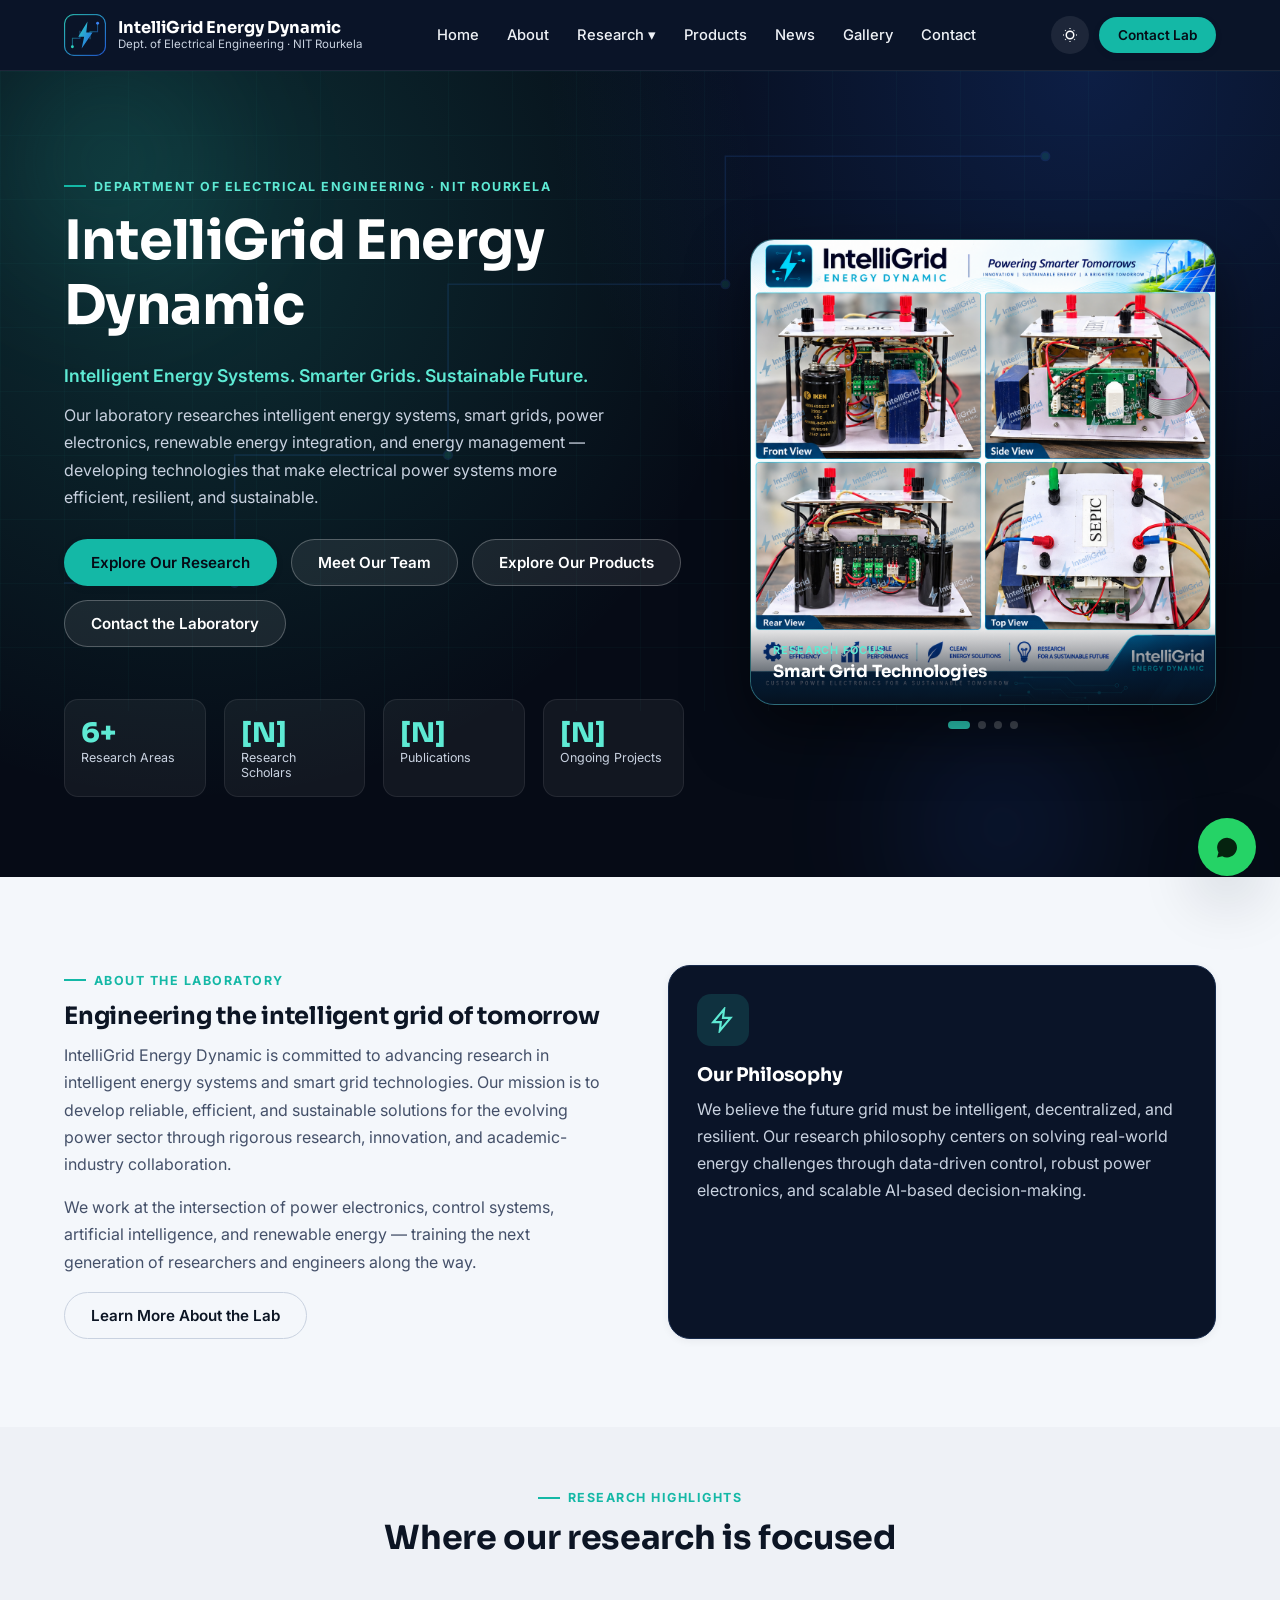
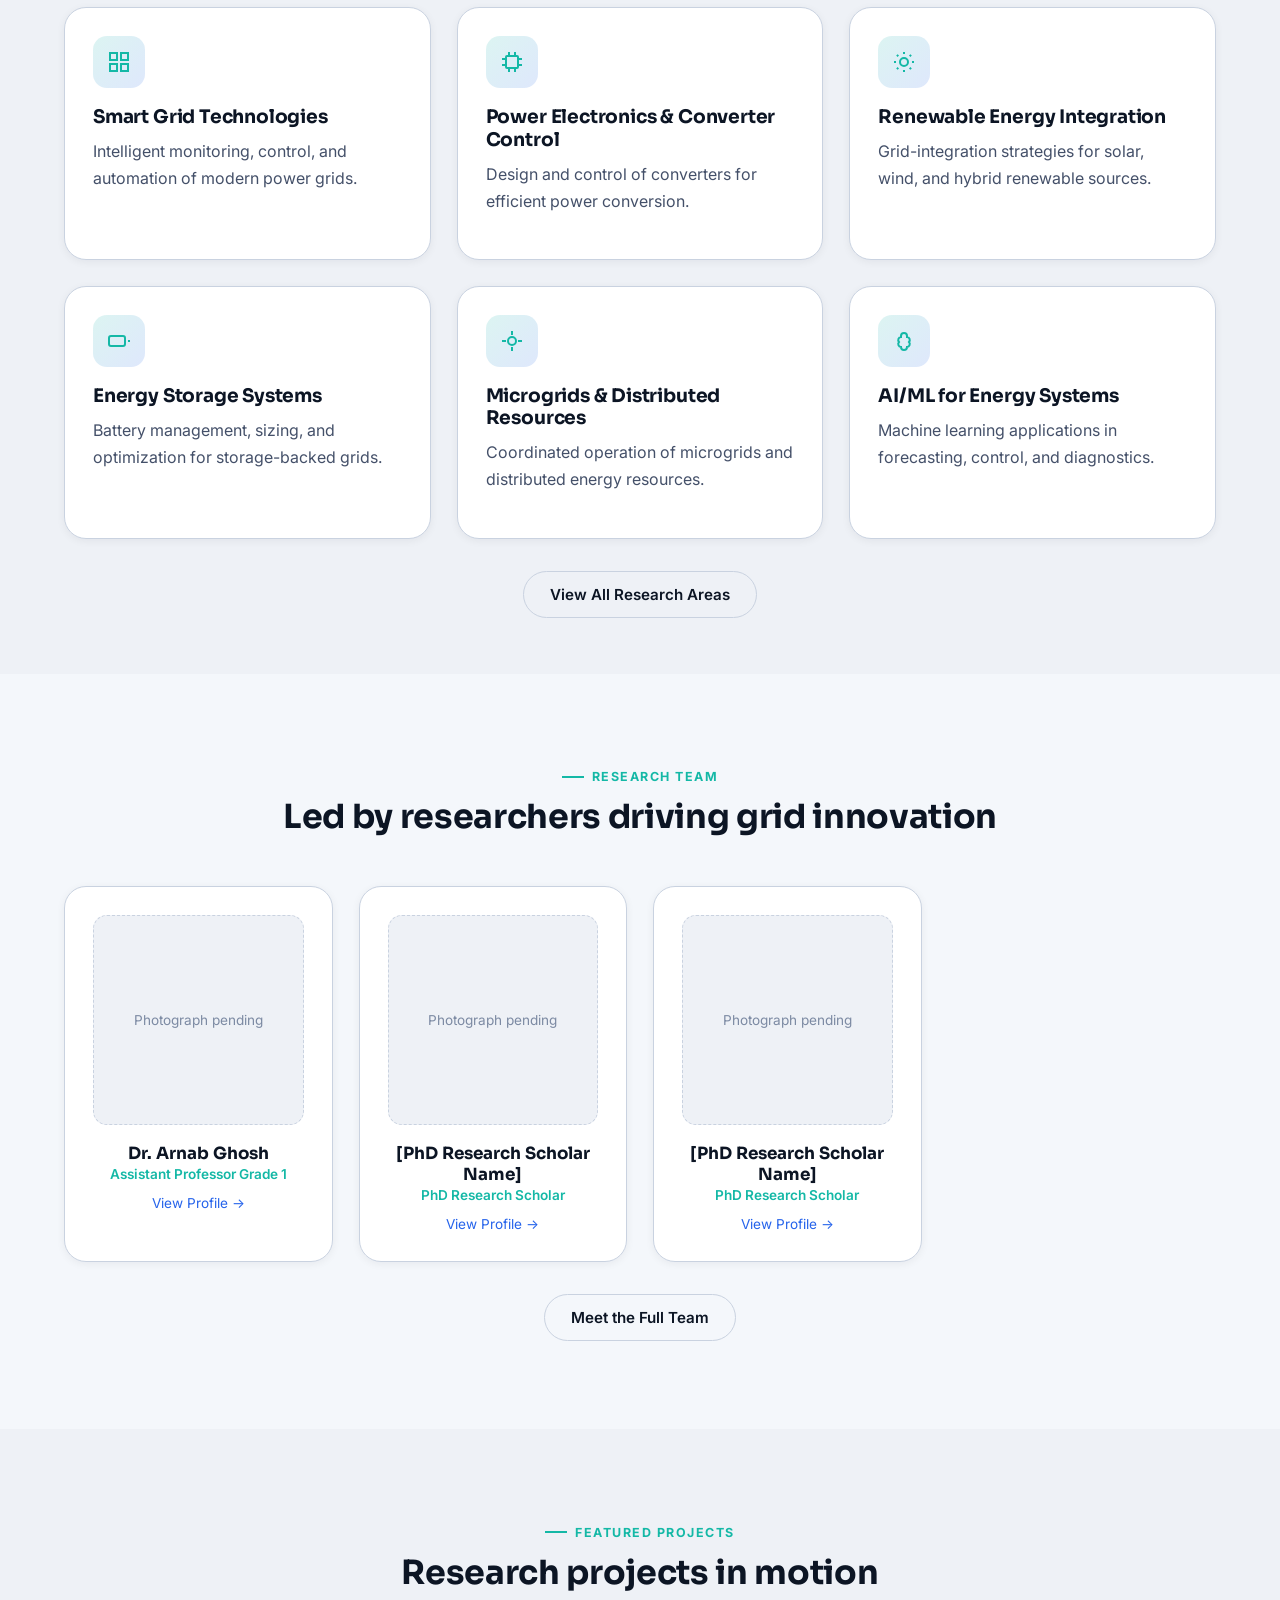
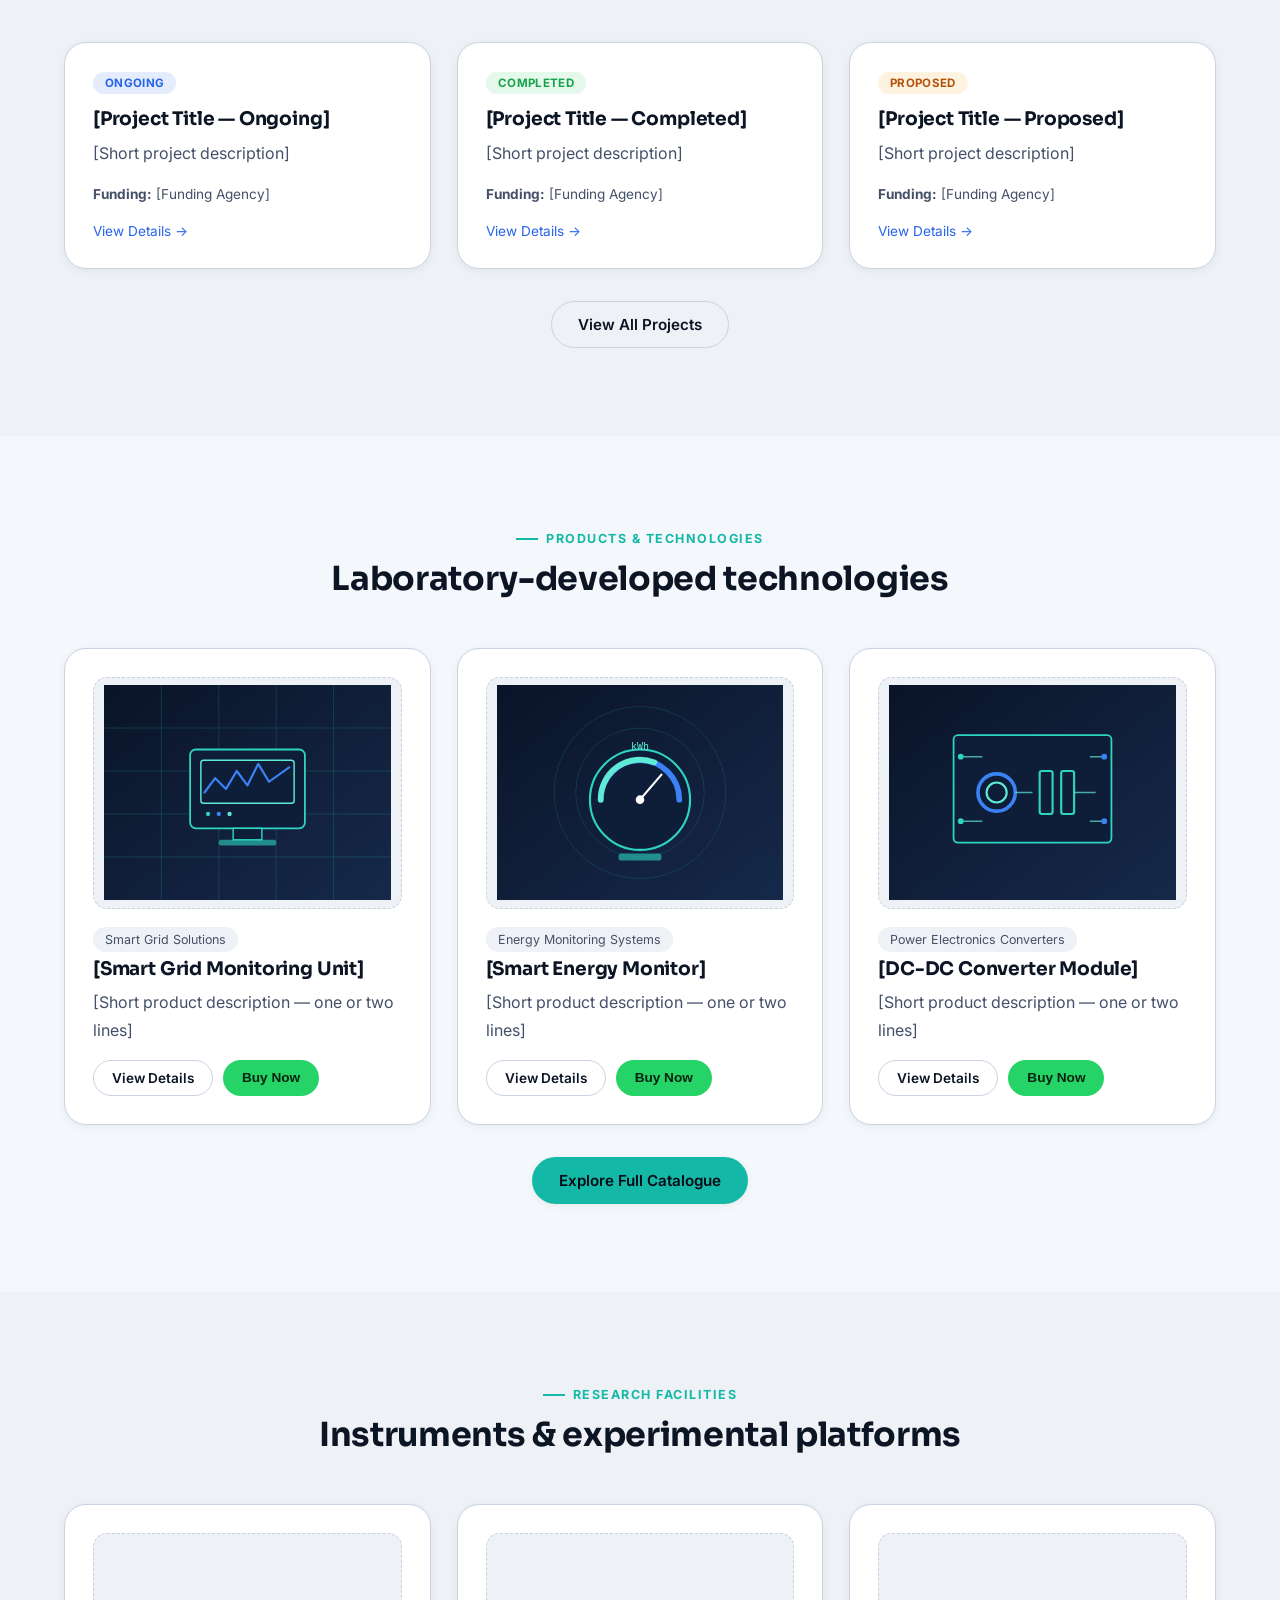
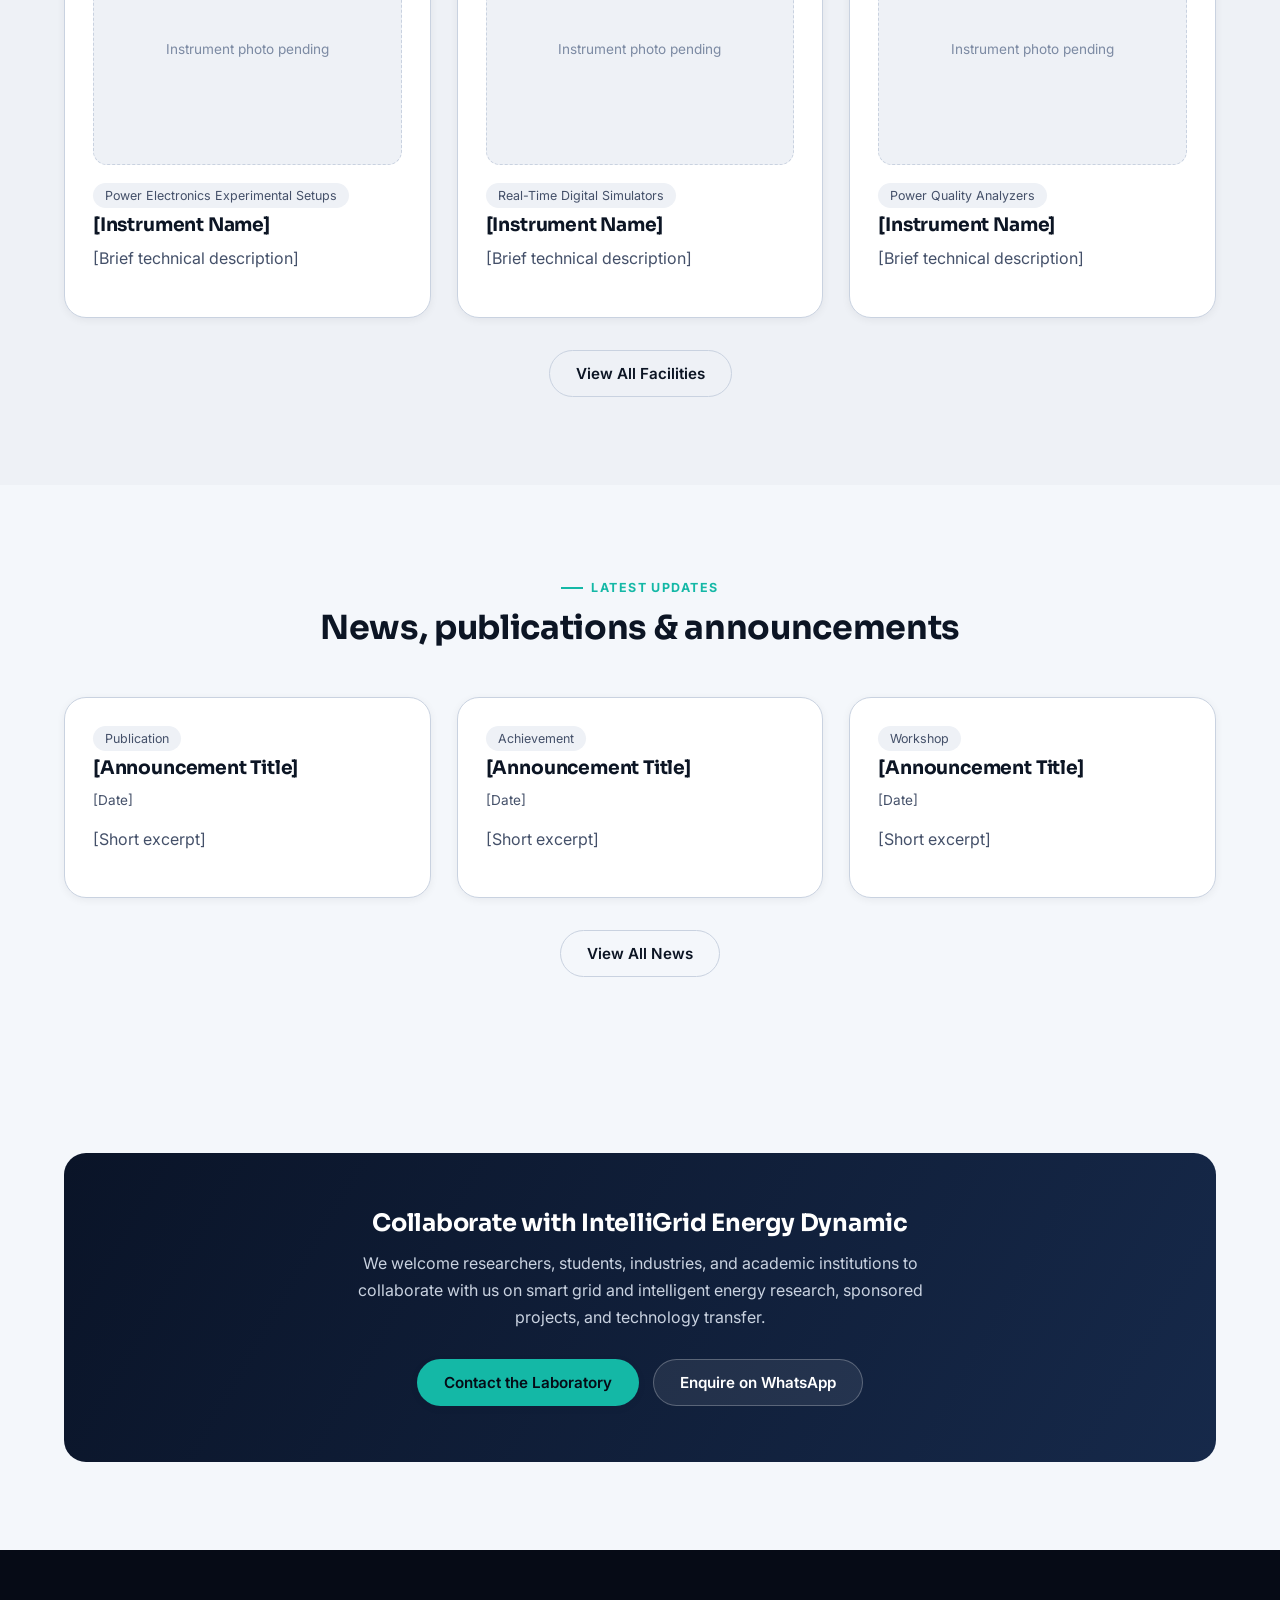
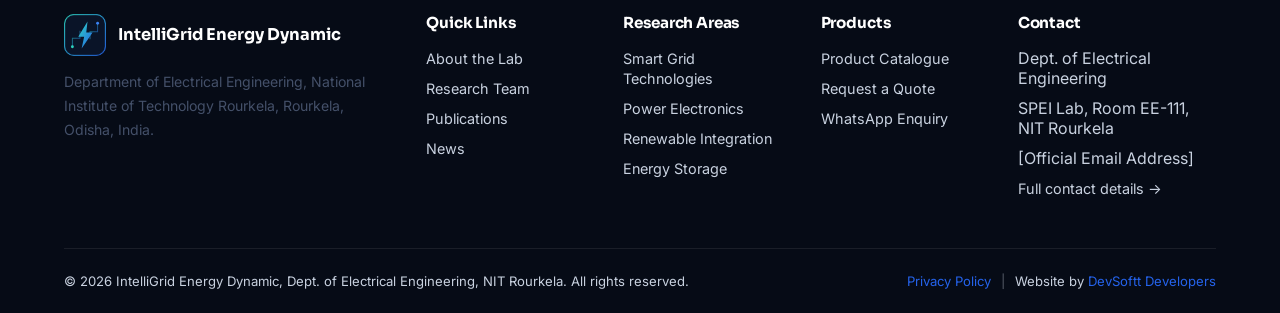
<file: index.html>
<!DOCTYPE html>
<html lang="en">
<head>
<meta charset="UTF-8">
<meta name="viewport" content="width=device-width, initial-scale=1.0">
<title>IntelliGrid Energy Dynamic | Dept. of Electrical Engineering, NIT Rourkela</title>
<meta name="description" content="IntelliGrid Energy Dynamic is a research laboratory in the Department of Electrical Engineering, NIT Rourkela, working on smart grids, power electronics, renewable energy integration, and intelligent energy systems.">
<meta property="og:title" content="IntelliGrid Energy Dynamic — NIT Rourkela">
<meta property="og:description" content="Intelligent Energy Systems. Smarter Grids. Sustainable Future.">
<meta property="og:type" content="website">
<link rel="preconnect" href="https://fonts.googleapis.com">
<link href="https://fonts.googleapis.com/css2?family=Sora:wght@600;700;800&family=Inter:wght@400;500;600;700&display=swap" rel="stylesheet">
<link rel="icon" type="image/svg+xml" href="images/logo.svg">
<link rel="stylesheet" href="css/style.css">
</head>
<body>
<a href="#main" class="skip-link">Skip to content</a>

<!-- ============ HEADER / NAV ============ -->
<header class="site-header">
  <div class="nav-wrap">
    <a href="index.html" class="brand">
      <img src="images/logo.svg" alt="IntelliGrid Energy Dynamic logo" class="brand-mark" style="border-radius:10px;">
      <span class="brand-text">
        <div class="name">IntelliGrid Energy Dynamic</div>
        <div class="sub">Dept. of Electrical Engineering · NIT Rourkela</div>
      </span>
    </a>

    <ul class="nav-links" id="navLinks">
      <li><a href="index.html">Home</a></li>
      <li><a href="pages/about.html">About</a></li>
      <li class="has-dropdown">
        <button aria-haspopup="true">Research <span aria-hidden="true">▾</span></button>
        <div class="dropdown">
          <a href="pages/research-areas.html">Research Areas</a>
          <a href="pages/team.html">Research Team</a>
          <a href="pages/facilities.html">Facilities &amp; Instruments</a>
          <a href="pages/projects.html">Research Projects</a>
          <a href="pages/publications.html">Publications</a>
        </div>
      </li>
      <li><a href="pages/products.html">Products</a></li>
      <li><a href="pages/news.html">News</a></li>
      <li><a href="pages/gallery.html">Gallery</a></li>
      <li><a href="pages/contact.html">Contact</a></li>
    </ul>

    <div class="nav-actions">
      <button class="icon-btn" id="themeToggle" title="Toggle light/dark mode" aria-label="Toggle theme">
        <svg width="18" height="18" viewBox="0 0 24 24" fill="none" stroke="currentColor" stroke-width="2"><path d="M12 3v1m0 16v1m9-9h-1M4 12H3m15.36 6.36-.71-.71M6.34 6.34l-.71-.71m12.02 0-.71.71M6.34 17.66l-.71.71M12 7a5 5 0 1 0 0 10 5 5 0 0 0 0-10z"/></svg>
      </button>
      <a href="pages/contact.html" class="btn btn-primary btn-sm">Contact Lab</a>
      <button class="mobile-toggle" aria-label="Open menu">
        <svg width="26" height="26" viewBox="0 0 24 24" fill="none" stroke="currentColor" stroke-width="2"><path d="M4 7h16M4 12h16M4 17h16"/></svg>
      </button>
    </div>
  </div>
</header>

<main id="main">

  <!-- ============ A. HERO ============ -->
  <section class="hero">
    <svg class="grid-svg" viewBox="0 0 1200 600" preserveAspectRatio="xMidYMid slice" xmlns="http://www.w3.org/2000/svg">
      <defs>
        <pattern id="gridPattern" width="60" height="60" patternUnits="userSpaceOnUse">
          <path d="M60 0H0V60" fill="none" stroke="#2dd4bf" stroke-width="0.5" opacity="0.35"/>
        </pattern>
      </defs>
      <rect width="1200" height="600" fill="url(#gridPattern)"/>
      <g stroke="#3b82f6" stroke-width="1.4" opacity="0.4" fill="none">
        <path d="M60 480 L220 480 L220 360 L420 360"/>
        <path d="M420 360 L420 200 L680 200"/>
        <path d="M680 200 L680 80 L980 80"/>
        <circle cx="220" cy="480" r="4" fill="#2dd4bf"/>
        <circle cx="420" cy="360" r="4" fill="#2dd4bf"/>
        <circle cx="680" cy="200" r="4" fill="#2dd4bf"/>
        <circle cx="980" cy="80" r="4" fill="#2dd4bf"/>
      </g>
    </svg>
    <div class="blob blob-1"></div>
    <div class="blob blob-2"></div>

    <div class="container">
      <div class="hero-grid">
        <div class="hero-inner">
          <div class="eyebrow">Department of Electrical Engineering · NIT Rourkela</div>
          <h1>IntelliGrid Energy Dynamic</h1>
          <div class="tagline">Intelligent Energy Systems. Smarter Grids. Sustainable Future.</div>
          <p class="lede">Our laboratory researches intelligent energy systems, smart grids, power electronics, renewable energy integration, and energy management — developing technologies that make electrical power systems more efficient, resilient, and sustainable.</p>
          <div class="hero-cta">
            <a href="pages/research-areas.html" class="btn btn-primary">Explore Our Research</a>
            <a href="pages/team.html" class="btn btn-ghost-light">Meet Our Team</a>
            <a href="pages/products.html" class="btn btn-ghost-light">Explore Our Products</a>
            <a href="pages/contact.html" class="btn btn-ghost-light">Contact the Laboratory</a>
          </div>

          <div class="hero-stats">
            <div class="hero-stat"><div class="num">6+</div><div class="label">Research Areas</div></div>
            <div class="hero-stat"><div class="num">[N]</div><div class="label">Research Scholars</div></div>
            <div class="hero-stat"><div class="num">[N]</div><div class="label">Publications</div></div>
            <div class="hero-stat"><div class="num">[N]</div><div class="label">Ongoing Projects</div></div>
          </div>
        </div>

        <div class="hero-slider-wrap">
          <div class="hero-slider" id="heroSlider">
            <div class="hero-slide active">
              <img src="images/hero/slide-1-smart-grid.png" alt="Smart grid research illustration">
              <div class="slide-caption"><div class="tag-label">Research Focus</div><div class="title">Smart Grid Technologies</div></div>
            </div>
            <div class="hero-slide">
              <img src="images/hero/slide-2-power-electronics.png" alt="Power electronics research illustration">
              <div class="slide-caption"><div class="tag-label">Research Focus</div><div class="title">Power Electronics &amp; Converters</div></div>
            </div>
            <div class="hero-slide">
              <img src="images/hero/slide-3-renewable.png" alt="Renewable energy integration illustration">
              <div class="slide-caption"><div class="tag-label">Research Focus</div><div class="title">Renewable Energy Integration</div></div>
            </div>
            <div class="hero-slide">
              <img src="images/hero/slide-4-spei-lab.png" alt="SPEI Laboratory, Room EE-111">
              <div class="slide-caption"><div class="tag-label">Our Laboratory</div><div class="title">SPEI Lab · Room EE-111</div></div>
            </div>
            <button class="hero-slider-nav prev" aria-label="Previous slide">
              <svg width="16" height="16" viewBox="0 0 24 24" fill="none" stroke="currentColor" stroke-width="2"><path d="m15 18-6-6 6-6"/></svg>
            </button>
            <button class="hero-slider-nav next" aria-label="Next slide">
              <svg width="16" height="16" viewBox="0 0 24 24" fill="none" stroke="currentColor" stroke-width="2"><path d="m9 18 6-6-6-6"/></svg>
            </button>
          </div>
          <div class="hero-slider-dots" id="heroSliderDots"></div>
        </div>
      </div>
    </div>
  </section>


  <!-- ============ B. LAB INTRODUCTION ============ -->
  <section>
    <div class="container">
      <div class="grid grid-2" style="align-items:center; gap:56px;">
        <div>
          <div class="eyebrow">About the Laboratory</div>
          <h2>Engineering the intelligent grid of tomorrow</h2>
          <p>IntelliGrid Energy Dynamic is committed to advancing research in intelligent energy systems and smart grid technologies. Our mission is to develop reliable, efficient, and sustainable solutions for the evolving power sector through rigorous research, innovation, and academic-industry collaboration.</p>
          <p>We work at the intersection of power electronics, control systems, artificial intelligence, and renewable energy — training the next generation of researchers and engineers along the way.</p>
          <a href="pages/about.html" class="btn btn-outline">Learn More About the Lab</a>
        </div>
        <div class="card" style="background:var(--navy-900); border-color:var(--navy-700);">
          <div class="card-icon" style="background:rgba(45,212,191,0.15); color: var(--teal-300);">
            <svg width="26" height="26" viewBox="0 0 24 24" fill="none" stroke="currentColor" stroke-width="2"><path d="M13 2 3 14h7l-1 8 10-12h-7l1-8z"/></svg>
          </div>
          <h3 style="color:var(--white);">Our Philosophy</h3>
          <p style="color:var(--grey-300);">We believe the future grid must be intelligent, decentralized, and resilient. Our research philosophy centers on solving real-world energy challenges through data-driven control, robust power electronics, and scalable AI-based decision-making.</p>
        </div>
      </div>
    </div>
  </section>

  <!-- ============ C. RESEARCH HIGHLIGHTS ============ -->
  <section class="section-tight" style="background:var(--surface-alt);">
    <div class="container">
      <div class="section-head center">
        <div class="eyebrow" style="justify-content:center;">Research Highlights</div>
        <h2>Where our research is focused</h2>
      </div>
      <div class="grid grid-3" id="researchHighlightsGrid"></div>
      <div class="text-center" style="margin-top:32px;">
        <a href="pages/research-areas.html" class="btn btn-outline">View All Research Areas</a>
      </div>
    </div>
  </section>

  <!-- ============ D. TEAM PREVIEW ============ -->
  <section>
    <div class="container">
      <div class="section-head center">
        <div class="eyebrow" style="justify-content:center;">Research Team</div>
        <h2>Led by researchers driving grid innovation</h2>
      </div>
      <div class="grid grid-4" id="teamPreviewGrid"></div>
      <div class="text-center" style="margin-top:32px;">
        <a href="pages/team.html" class="btn btn-outline">Meet the Full Team</a>
      </div>
    </div>
  </section>

  <!-- ============ E. FEATURED PROJECTS ============ -->
  <section style="background:var(--surface-alt);">
    <div class="container">
      <div class="section-head center">
        <div class="eyebrow" style="justify-content:center;">Featured Projects</div>
        <h2>Research projects in motion</h2>
      </div>
      <div class="grid grid-3" id="projectsPreviewGrid"></div>
      <div class="text-center" style="margin-top:32px;">
        <a href="pages/projects.html" class="btn btn-outline">View All Projects</a>
      </div>
    </div>
  </section>

  <!-- ============ F. FEATURED PRODUCTS ============ -->
  <section>
    <div class="container">
      <div class="section-head center">
        <div class="eyebrow" style="justify-content:center;">Products &amp; Technologies</div>
        <h2>Laboratory-developed technologies</h2>
      </div>
      <div class="grid grid-3" id="productsPreviewGrid"></div>
      <div class="text-center" style="margin-top:32px;">
        <a href="pages/products.html" class="btn btn-primary">Explore Full Catalogue</a>
      </div>
    </div>
  </section>

  <!-- ============ G. FACILITIES PREVIEW ============ -->
  <section style="background:var(--surface-alt);">
    <div class="container">
      <div class="section-head center">
        <div class="eyebrow" style="justify-content:center;">Research Facilities</div>
        <h2>Instruments &amp; experimental platforms</h2>
      </div>
      <div class="grid grid-3" id="facilitiesPreviewGrid"></div>
      <div class="text-center" style="margin-top:32px;">
        <a href="pages/facilities.html" class="btn btn-outline">View All Facilities</a>
      </div>
    </div>
  </section>

  <!-- ============ H. LATEST UPDATES ============ -->
  <section>
    <div class="container">
      <div class="section-head center">
        <div class="eyebrow" style="justify-content:center;">Latest Updates</div>
        <h2>News, publications &amp; announcements</h2>
      </div>
      <div class="grid grid-3" id="newsPreviewGrid"></div>
      <div class="text-center" style="margin-top:32px;">
        <a href="pages/news.html" class="btn btn-outline">View All News</a>
      </div>
    </div>
  </section>

  <!-- ============ I. CONTACT / COLLABORATION CTA ============ -->
  <section>
    <div class="container">
      <div class="cta-band">
        <h2>Collaborate with IntelliGrid Energy Dynamic</h2>
        <p>We welcome researchers, students, industries, and academic institutions to collaborate with us on smart grid and intelligent energy research, sponsored projects, and technology transfer.</p>
        <div class="cta-actions">
          <a href="pages/contact.html" class="btn btn-primary">Contact the Laboratory</a>
          <a href="#" class="btn btn-ghost-light" data-whatsapp-general="Hello IntelliGrid Energy Dynamic Laboratory, I am interested in exploring a research collaboration.">Enquire on WhatsApp</a>
        </div>
      </div>
    </div>
  </section>

</main>

<!-- ============ FOOTER ============ -->
<footer class="site-footer">
  <div class="container">
    <div class="footer-grid">
      <div class="footer-col">
        <div class="brand" style="margin-bottom:14px;">
          <img src="images/logo.svg" alt="IntelliGrid Energy Dynamic logo" class="brand-mark" style="border-radius:10px;">
          <span class="brand-text"><div class="name" style="color:#fff;">IntelliGrid Energy Dynamic</div></span>
        </div>
        <p style="font-size:0.88rem;">Department of Electrical Engineering, National Institute of Technology Rourkela, Rourkela, Odisha, India.</p>
      </div>
      <div class="footer-col">
        <h4>Quick Links</h4>
        <ul>
          <li><a href="pages/about.html">About the Lab</a></li>
          <li><a href="pages/team.html">Research Team</a></li>
          <li><a href="pages/publications.html">Publications</a></li>
          <li><a href="pages/news.html">News</a></li>
        </ul>
      </div>
      <div class="footer-col">
        <h4>Research Areas</h4>
        <ul>
          <li><a href="pages/research-areas.html">Smart Grid Technologies</a></li>
          <li><a href="pages/research-areas.html">Power Electronics</a></li>
          <li><a href="pages/research-areas.html">Renewable Integration</a></li>
          <li><a href="pages/research-areas.html">Energy Storage</a></li>
        </ul>
      </div>
      <div class="footer-col">
        <h4>Products</h4>
        <ul>
          <li><a href="pages/products.html">Product Catalogue</a></li>
          <li><a href="pages/products.html">Request a Quote</a></li>
          <li><a href="#" data-whatsapp-general="Hello IntelliGrid Energy Dynamic Laboratory, I would like to enquire about your products.">WhatsApp Enquiry</a></li>
        </ul>
      </div>
      <div class="footer-col">
        <h4>Contact</h4>
        <ul>
          <li>Dept. of Electrical Engineering</li>
          <li>SPEI Lab, Room EE-111, NIT Rourkela</li>
          <li>[Official Email Address]</li>
          <li><a href="pages/contact.html">Full contact details →</a></li>
        </ul>
      </div>
    </div>
    <div class="footer-bottom">
      <div>&copy; <span id="year"></span> IntelliGrid Energy Dynamic, Dept. of Electrical Engineering, NIT Rourkela. All rights reserved.</div>
      <div class="flex gap-10"><a href="pages/privacy.html">Privacy Policy</a><span style="opacity:.4;">|</span><span>Website by <a href="https://devsoftt.in" target="_blank" rel="noopener">DevSoftt Developers</a></span></div>
    </div>
  </div>
</footer>

<button class="back-to-top" aria-label="Back to top">
  <svg width="18" height="18" viewBox="0 0 24 24" fill="none" stroke="currentColor" stroke-width="2"><path d="m18 15-6-6-6 6"/></svg>
</button>
<a href="#" class="floating-whatsapp" data-whatsapp-general="Hello IntelliGrid Energy Dynamic Laboratory, I would like to enquire about your research/products." aria-label="Chat on WhatsApp">
  <svg width="28" height="28" viewBox="0 0 24 24" fill="currentColor"><path d="M17.6 6.32A8.86 8.86 0 0 0 12.05 4c-4.7 0-8.51 3.79-8.51 8.47a8.36 8.36 0 0 0 1.14 4.24L3.5 21l4.42-1.15a8.6 8.6 0 0 0 4.12 1.05h.01c4.7 0 8.51-3.79 8.51-8.47a8.35 8.35 0 0 0-2.96-6.11Z"/></svg>
</a>

<script src="data/content.js"></script>
<script src="js/main.js"></script>
<script>
  document.querySelector("#year").textContent = new Date().getFullYear();

  const ICONS = {
    grid: '<svg width="24" height="24" viewBox="0 0 24 24" fill="none" stroke="currentColor" stroke-width="2"><path d="M3 3h7v7H3zM14 3h7v7h-7zM14 14h7v7h-7zM3 14h7v7H3z"/></svg>',
    cpu: '<svg width="24" height="24" viewBox="0 0 24 24" fill="none" stroke="currentColor" stroke-width="2"><rect x="6" y="6" width="12" height="12" rx="1"/><path d="M9 2v4M15 2v4M9 18v4M15 18v4M2 9h4M2 15h4M18 9h4M18 15h4"/></svg>',
    sun: '<svg width="24" height="24" viewBox="0 0 24 24" fill="none" stroke="currentColor" stroke-width="2"><circle cx="12" cy="12" r="4"/><path d="M12 2v2M12 20v2M4.9 4.9l1.4 1.4M17.7 17.7l1.4 1.4M2 12h2M20 12h2M4.9 19.1l1.4-1.4M17.7 6.3l1.4-1.4"/></svg>',
    battery: '<svg width="24" height="24" viewBox="0 0 24 24" fill="none" stroke="currentColor" stroke-width="2"><rect x="2" y="7" width="16" height="10" rx="2"/><path d="M22 11v2"/></svg>',
    "cpu-chip": '<svg width="24" height="24" viewBox="0 0 24 24" fill="none" stroke="currentColor" stroke-width="2"><circle cx="12" cy="12" r="4"/><path d="M12 2v4M12 18v4M2 12h4M18 12h4"/></svg>',
    brain: '<svg width="24" height="24" viewBox="0 0 24 24" fill="none" stroke="currentColor" stroke-width="2"><path d="M12 4a3 3 0 0 0-3 3v1a3 3 0 0 0-2 5 3 3 0 0 0 2 5v0a3 3 0 0 0 3 3M12 4a3 3 0 0 1 3 3v1a3 3 0 0 1 2 5 3 3 0 0 1-2 5v0a3 3 0 0 1-3 3"/></svg>'
  };

  function renderResearchHighlights() {
    const grid = document.querySelector("#researchHighlightsGrid");
    grid.innerHTML = SITE_DATA.researchAreas.map(area => `
      <div class="card reveal-on-scroll">
        <div class="card-icon">${ICONS[area.icon] || ICONS.grid}</div>
        <h3>${area.title}</h3>
        <p>${area.desc}</p>
      </div>
    `).join("");
  }

  function renderTeamPreview() {
    const grid = document.querySelector("#teamPreviewGrid");
    const people = [SITE_DATA.director, ...SITE_DATA.team.phd.slice(0,3)];
    grid.innerHTML = people.map(p => `
      <div class="card person-card reveal-on-scroll">
        <div class="person-photo">${p.photo ? `<img src="${ASSET_PREFIX}${p.photo}" alt="${p.name}">` : "Photograph pending"}</div>
        <div class="person-name">${p.name}</div>
        <div class="person-role">${p.designation || p.role}</div>
        <a href="pages/team.html" class="small">View Profile →</a>
      </div>
    `).join("");
  }

  function renderProjectsPreview() {
    const grid = document.querySelector("#projectsPreviewGrid");
    grid.innerHTML = SITE_DATA.projects.map(p => `
      <div class="card reveal-on-scroll">
        <span class="badge badge-${p.status}">${p.status}</span>
        <h3 style="margin-top:14px;">${p.title}</h3>
        <p>${p.desc}</p>
        <p class="small"><strong>Funding:</strong> ${p.agency}</p>
        <a href="pages/projects.html" class="small">View Details →</a>
      </div>
    `).join("");
  }

  function renderProductsPreview() {
    const grid = document.querySelector("#productsPreviewGrid");
    const featured = SITE_DATA.products.filter(p => p.featured).slice(0, 3);
    grid.innerHTML = featured.map(p => `
      <div class="card reveal-on-scroll">
        <div class="person-photo" style="aspect-ratio:4/3;">${p.image ? `<img src="${ASSET_PREFIX}${p.image}" alt="${p.name}">` : "Product image pending"}</div>
        <span class="tag">${p.category}</span>
        <h3>${p.name}</h3>
        <p>${p.shortDesc}</p>
        <div class="flex gap-10 wrap" style="margin-top:14px;">
          <a href="pages/product-detail.html?id=${p.id}" class="btn btn-outline btn-sm">View Details</a>
          <button class="btn btn-whatsapp btn-sm" onclick='openEnquiryModal({id:"${p.id}",name:"${p.name.replace(/"/g,"&quot;")}",price:"${p.price || "Request a Quote"}",image:"${p.image}",availability:"${p.availability}"})'>Buy Now</button>
        </div>
      </div>
    `).join("");
  }

  function renderFacilitiesPreview() {
    const grid = document.querySelector("#facilitiesPreviewGrid");
    grid.innerHTML = SITE_DATA.facilities.map(f => `
      <div class="card reveal-on-scroll">
        <div class="person-photo" style="aspect-ratio:4/3;">${f.image ? `<img src="${ASSET_PREFIX}${f.image}" alt="${f.name}">` : "Instrument photo pending"}</div>
        <span class="tag">${f.category}</span>
        <h3>${f.name}</h3>
        <p>${f.desc}</p>
      </div>
    `).join("");
  }

  function renderNewsPreview() {
    const grid = document.querySelector("#newsPreviewGrid");
    grid.innerHTML = SITE_DATA.news.map(n => `
      <div class="card reveal-on-scroll">
        <span class="tag">${n.category}</span>
        <h3>${n.title}</h3>
        <p class="small">${n.date}</p>
        <p>${n.excerpt}</p>
      </div>
    `).join("");
  }

  renderResearchHighlights();
  renderTeamPreview();
  renderProjectsPreview();
  renderProductsPreview();
  renderFacilitiesPreview();
  renderNewsPreview();
  initReveal();
</script>

<!-- ============ WhatsApp Enquiry Modal (shared) ============ -->
<div class="modal-overlay" id="enquiryModal">
  <div class="modal-box">
    <button class="modal-close" data-close-modal aria-label="Close">
      <svg width="16" height="16" viewBox="0 0 24 24" fill="none" stroke="currentColor" stroke-width="2"><path d="M18 6 6 18M6 6l12 12"/></svg>
    </button>
    <h3>Product Enquiry</h3>
    <p class="small">Review the details below, fill in your information, and we'll open WhatsApp with a pre-filled message. You'll still need to press Send.</p>
    <div class="modal-product-preview">
      <div class="p-image"></div>
      <div>
        <div class="p-name" style="font-weight:700;"></div>
        <div class="p-meta small"></div>
      </div>
    </div>
    <form id="enquiryForm" novalidate>
      <div class="form-field">
        <label>Full Name <span class="req">*</span></label>
        <input type="text" name="customerName" required>
        <div class="form-error">Please enter your name.</div>
      </div>
      <div class="form-field">
        <label>Institution / Organization</label>
        <input type="text" name="institution">
      </div>
      <div class="form-field">
        <label>Quantity <span class="req">*</span></label>
        <input type="number" name="quantity" min="1" value="1" required>
        <div class="form-error">Please enter a quantity.</div>
      </div>
      <div class="form-field">
        <label>Email Address <span class="req">*</span></label>
        <input type="email" name="email" required>
        <div class="form-error">Please enter a valid email.</div>
      </div>
      <div class="form-field">
        <label>Additional Requirements</label>
        <textarea name="message" placeholder="Any specific requirements, delivery location, etc."></textarea>
      </div>
      <p class="form-note">By submitting, a WhatsApp chat will open with your enquiry pre-filled to +91 94333 79717. We do not collect payment information here — your enquiry is only sent once you press Send in WhatsApp. See our <a href="pages/privacy.html">Privacy Policy</a>.</p>
      <button type="submit" class="btn btn-whatsapp btn-block">
        <svg width="18" height="18" viewBox="0 0 24 24" fill="currentColor"><path d="M17.6 6.32A8.86 8.86 0 0 0 12.05 4c-4.7 0-8.51 3.79-8.51 8.47a8.36 8.36 0 0 0 1.14 4.24L3.5 21l4.42-1.15a8.6 8.6 0 0 0 4.12 1.05h.01c4.7 0 8.51-3.79 8.51-8.47a8.35 8.35 0 0 0-2.96-6.11Z"/></svg>
        Continue to WhatsApp
      </button>
      <div id="enquiryConfirm" class="placeholder-note" style="display:none; margin-top:14px;">
        WhatsApp should now be opening in a new tab with your enquiry pre-filled. Please review and press <strong>Send</strong> there to complete your enquiry.
        <br><a id="enquiryFallbackLink" href="#" target="_blank" style="display:none; margin-top:8px;" class="btn btn-whatsapp btn-sm">Open WhatsApp manually</a>
      </div>
    </form>
  </div>
</div>

</body>
</html>
</file>
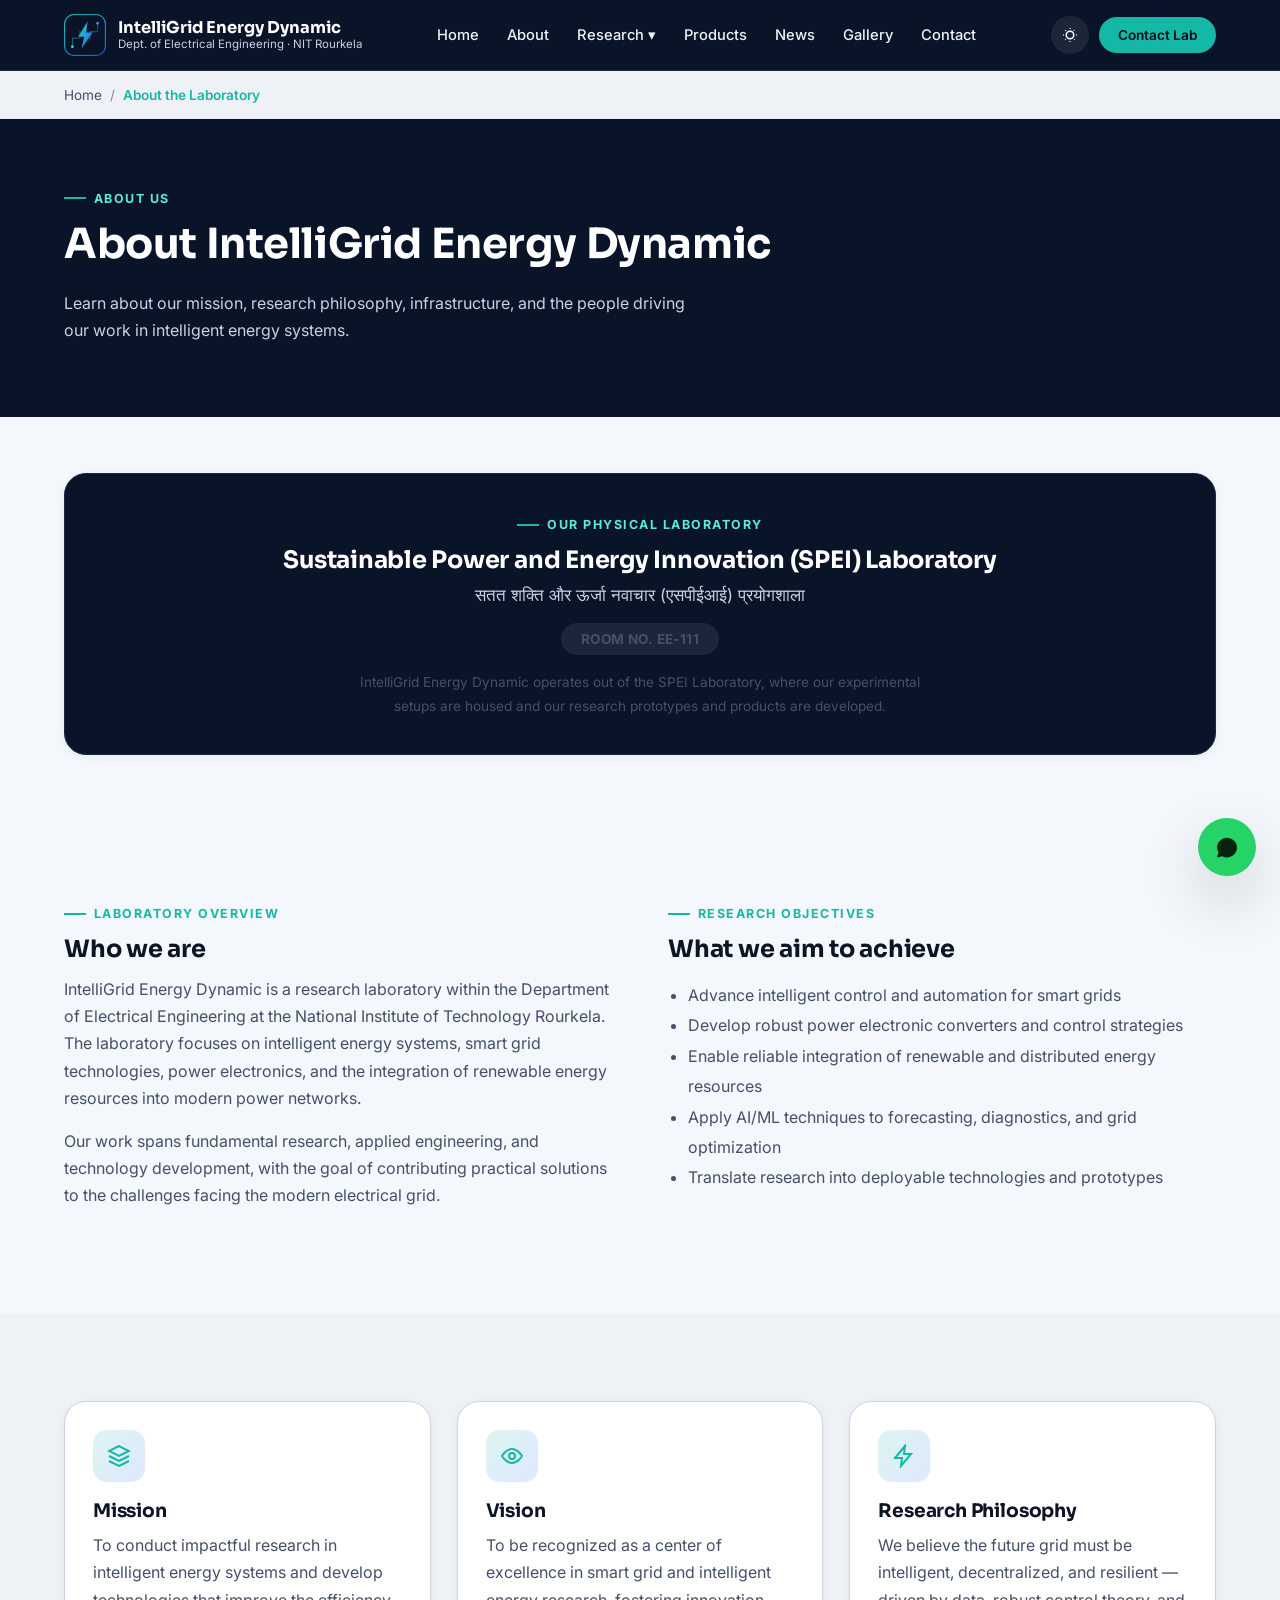
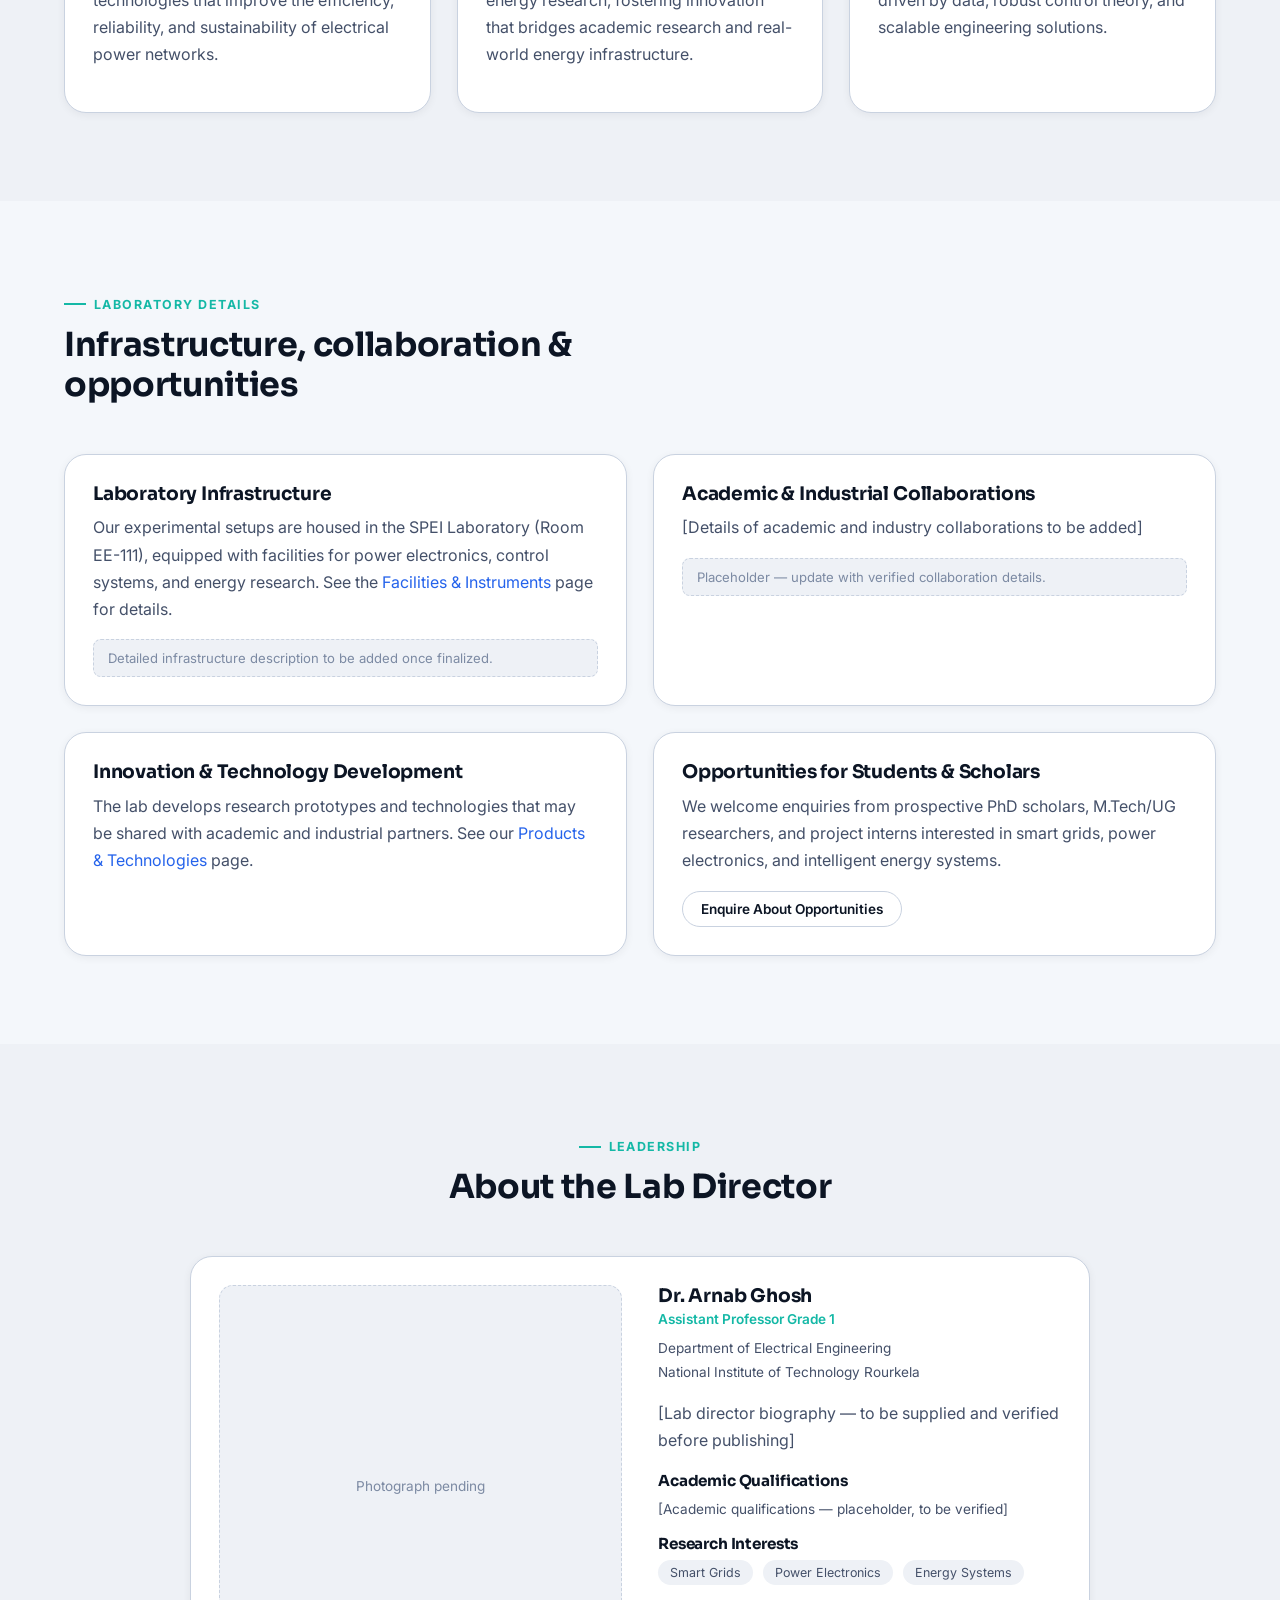
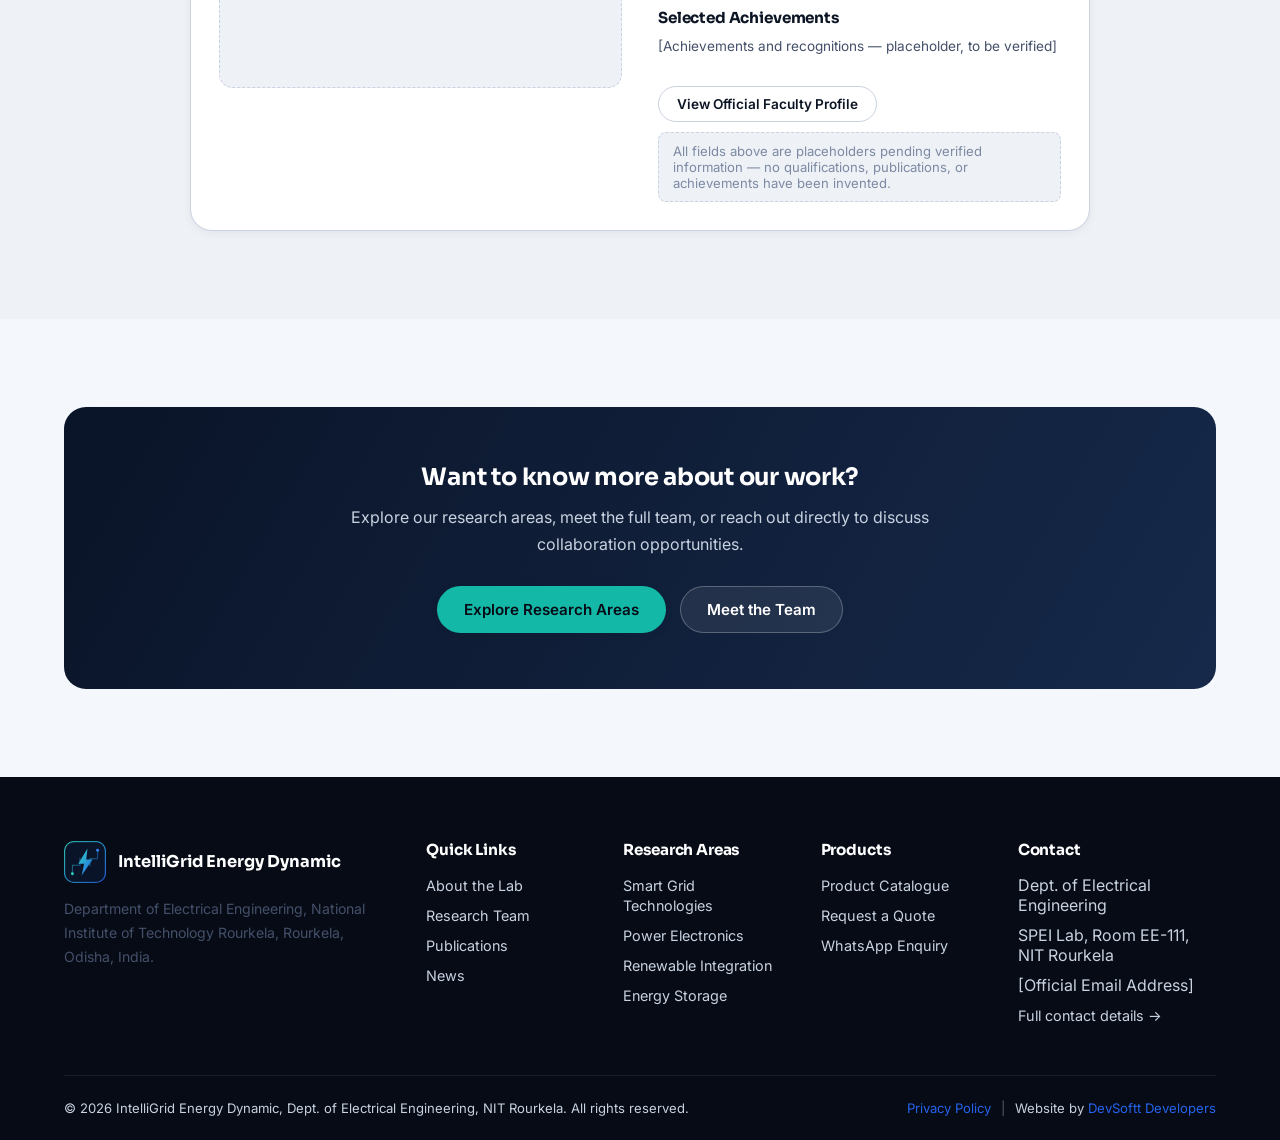
<file: pages/about.html>
<!DOCTYPE html>
<html lang="en">
<head>
<meta charset="UTF-8">
<meta name="viewport" content="width=device-width, initial-scale=1.0">
<title>About the Laboratory | IntelliGrid Energy Dynamic</title>
<meta name="description" content="About IntelliGrid Energy Dynamic — mission, vision, research philosophy, infrastructure, collaborations, and the laboratory director, Dr. Arnab Ghosh, at NIT Rourkela.">
<link rel="preconnect" href="https://fonts.googleapis.com">
<link href="https://fonts.googleapis.com/css2?family=Sora:wght@600;700;800&family=Inter:wght@400;500;600;700&display=swap" rel="stylesheet">
<link rel="icon" type="image/svg+xml" href="../images/logo.svg">
<link rel="stylesheet" href="../css/style.css">
</head>
<body>
<a href="#main" class="skip-link">Skip to content</a>

<header class="site-header">
  <div class="nav-wrap">
    <a href="../index.html" class="brand">
      <img src="../images/logo.svg" alt="IntelliGrid Energy Dynamic logo" class="brand-mark" style="border-radius:10px;">
      <span class="brand-text">
        <div class="name">IntelliGrid Energy Dynamic</div>
        <div class="sub">Dept. of Electrical Engineering · NIT Rourkela</div>
      </span>
    </a>
    <ul class="nav-links" id="navLinks">
      <li><a href="../index.html">Home</a></li>
      <li><a href="about.html">About</a></li>
      <li class="has-dropdown">
        <button aria-haspopup="true">Research <span aria-hidden="true">▾</span></button>
        <div class="dropdown">
          <a href="research-areas.html">Research Areas</a>
          <a href="team.html">Research Team</a>
          <a href="facilities.html">Facilities &amp; Instruments</a>
          <a href="projects.html">Research Projects</a>
          <a href="publications.html">Publications</a>
        </div>
      </li>
      <li><a href="products.html">Products</a></li>
      <li><a href="news.html">News</a></li>
      <li><a href="gallery.html">Gallery</a></li>
      <li><a href="contact.html">Contact</a></li>
    </ul>
    <div class="nav-actions">
      <button class="icon-btn" id="themeToggle" title="Toggle light/dark mode" aria-label="Toggle theme">
        <svg width="18" height="18" viewBox="0 0 24 24" fill="none" stroke="currentColor" stroke-width="2"><path d="M12 3v1m0 16v1m9-9h-1M4 12H3m15.36 6.36-.71-.71M6.34 6.34l-.71-.71m12.02 0-.71.71M6.34 17.66l-.71.71M12 7a5 5 0 1 0 0 10 5 5 0 0 0 0-10z"/></svg>
      </button>
      <a href="contact.html" class="btn btn-primary btn-sm">Contact Lab</a>
      <button class="mobile-toggle" aria-label="Open menu">
        <svg width="26" height="26" viewBox="0 0 24 24" fill="none" stroke="currentColor" stroke-width="2"><path d="M4 7h16M4 12h16M4 17h16"/></svg>
      </button>
    </div>
  </div>
</header>

<div class="breadcrumb">
  <div class="container">
    <a href="../index.html">Home</a><span class="sep">/</span><span class="current">About the Laboratory</span>
  </div>
</div>

<div class="page-header">
  <div class="container">
    <div class="eyebrow" style="color:var(--teal-300);">About Us</div>
    <h1>About IntelliGrid Energy Dynamic</h1>
    <p>Learn about our mission, research philosophy, infrastructure, and the people driving our work in intelligent energy systems.</p>
  </div>
</div>

<main id="main">

  <!-- SPEI Laboratory banner -->
  <section class="section-tight">
    <div class="container">
      <div class="card" style="background:var(--navy-900); border-color:var(--navy-700); text-align:center; padding:36px;">
        <div class="eyebrow" style="justify-content:center; color:var(--teal-300);">Our Physical Laboratory</div>
        <h2 style="color:var(--white); margin-bottom:6px;">Sustainable Power and Energy Innovation (SPEI) Laboratory</h2>
        <p lang="hi" style="color:var(--grey-300); font-size:1.05rem; margin-bottom:14px;">सतत शक्ति और ऊर्जा नवाचार (एसपीईआई) प्रयोगशाला</p>
        <span class="badge badge-quote" style="font-size:0.85rem; padding:8px 20px;">Room No. EE-111</span>
        <p class="small" style="max-width:560px; margin:16px auto 0;">IntelliGrid Energy Dynamic operates out of the SPEI Laboratory, where our experimental setups are housed and our research prototypes and products are developed.</p>
      </div>
    </div>
  </section>

  <!-- Overview -->
  <section>
    <div class="container">
      <div class="grid grid-2" style="gap:56px; align-items:start;">
        <div>
          <div class="eyebrow">Laboratory Overview</div>
          <h2>Who we are</h2>
          <p>IntelliGrid Energy Dynamic is a research laboratory within the Department of Electrical Engineering at the National Institute of Technology Rourkela. The laboratory focuses on intelligent energy systems, smart grid technologies, power electronics, and the integration of renewable energy resources into modern power networks.</p>
          <p>Our work spans fundamental research, applied engineering, and technology development, with the goal of contributing practical solutions to the challenges facing the modern electrical grid.</p>
        </div>
        <div>
          <div class="eyebrow">Research Objectives</div>
          <h2>What we aim to achieve</h2>
          <ul style="color:var(--text-muted); line-height:1.9; padding-left:20px;">
            <li>Advance intelligent control and automation for smart grids</li>
            <li>Develop robust power electronic converters and control strategies</li>
            <li>Enable reliable integration of renewable and distributed energy resources</li>
            <li>Apply AI/ML techniques to forecasting, diagnostics, and grid optimization</li>
            <li>Translate research into deployable technologies and prototypes</li>
          </ul>
        </div>
      </div>
    </div>
  </section>

  <!-- Mission / Vision / Philosophy -->
  <section style="background:var(--surface-alt);">
    <div class="container">
      <div class="grid grid-3">
        <div class="card">
          <div class="card-icon"><svg width="24" height="24" viewBox="0 0 24 24" fill="none" stroke="currentColor" stroke-width="2"><path d="M12 2 2 7l10 5 10-5-10-5zM2 17l10 5 10-5M2 12l10 5 10-5"/></svg></div>
          <h3>Mission</h3>
          <p>To conduct impactful research in intelligent energy systems and develop technologies that improve the efficiency, reliability, and sustainability of electrical power networks.</p>
        </div>
        <div class="card">
          <div class="card-icon"><svg width="24" height="24" viewBox="0 0 24 24" fill="none" stroke="currentColor" stroke-width="2"><circle cx="12" cy="12" r="3"/><path d="M2 12s4-7 10-7 10 7 10 7-4 7-10 7-10-7-10-7z"/></svg></div>
          <h3>Vision</h3>
          <p>To be recognized as a center of excellence in smart grid and intelligent energy research, fostering innovation that bridges academic research and real-world energy infrastructure.</p>
        </div>
        <div class="card">
          <div class="card-icon"><svg width="24" height="24" viewBox="0 0 24 24" fill="none" stroke="currentColor" stroke-width="2"><path d="M13 2 3 14h7l-1 8 10-12h-7l1-8z"/></svg></div>
          <h3>Research Philosophy</h3>
          <p>We believe the future grid must be intelligent, decentralized, and resilient — driven by data, robust control theory, and scalable engineering solutions.</p>
        </div>
      </div>
    </div>
  </section>

  <!-- Infrastructure / Collaborations / Innovation / Opportunities -->
  <section>
    <div class="container">
      <div class="section-head">
        <div class="eyebrow">Laboratory Details</div>
        <h2>Infrastructure, collaboration &amp; opportunities</h2>
      </div>
      <div class="grid grid-2">
        <div class="card">
          <h3>Laboratory Infrastructure</h3>
          <p>Our experimental setups are housed in the SPEI Laboratory (Room EE-111), equipped with facilities for power electronics, control systems, and energy research. See the <a href="facilities.html">Facilities &amp; Instruments</a> page for details.</p>
          <div class="placeholder-note">Detailed infrastructure description to be added once finalized.</div>
        </div>
        <div class="card">
          <h3>Academic &amp; Industrial Collaborations</h3>
          <p>[Details of academic and industry collaborations to be added]</p>
          <div class="placeholder-note">Placeholder — update with verified collaboration details.</div>
        </div>
        <div class="card">
          <h3>Innovation &amp; Technology Development</h3>
          <p>The lab develops research prototypes and technologies that may be shared with academic and industrial partners. See our <a href="products.html">Products &amp; Technologies</a> page.</p>
        </div>
        <div class="card">
          <h3>Opportunities for Students &amp; Scholars</h3>
          <p>We welcome enquiries from prospective PhD scholars, M.Tech/UG researchers, and project interns interested in smart grids, power electronics, and intelligent energy systems.</p>
          <a href="contact.html" class="btn btn-outline btn-sm">Enquire About Opportunities</a>
        </div>
      </div>
    </div>
  </section>

  <!-- About the Lab Director -->
  <section style="background:var(--surface-alt);">
    <div class="container">
      <div class="section-head center">
        <div class="eyebrow" style="justify-content:center;">Leadership</div>
        <h2>About the Lab Director</h2>
      </div>
      <div class="card" style="max-width:900px; margin:0 auto;">
        <div class="grid grid-2" style="gap:36px; align-items:start;">
          <div>
            <div class="person-photo" style="aspect-ratio:1/1;">Photograph pending</div>
          </div>
          <div>
            <h3 style="margin-bottom:4px;">Dr. Arnab Ghosh</h3>
            <div class="person-role">Assistant Professor Grade 1</div>
            <p class="small" style="margin-bottom:16px;">Department of Electrical Engineering<br>National Institute of Technology Rourkela</p>
            <p>[Lab director biography — to be supplied and verified before publishing]</p>
            <h4 style="font-size:0.95rem; margin-top:18px;">Academic Qualifications</h4>
            <p class="small">[Academic qualifications — placeholder, to be verified]</p>
            <h4 style="font-size:0.95rem;">Research Interests</h4>
            <div>
              <span class="tag">Smart Grids</span>
              <span class="tag">Power Electronics</span>
              <span class="tag">Energy Systems</span>
            </div>
            <h4 style="font-size:0.95rem; margin-top:18px;">Selected Achievements</h4>
            <p class="small">[Achievements and recognitions — placeholder, to be verified]</p>
            <a href="#" class="btn btn-outline btn-sm" style="margin-top:14px;">View Official Faculty Profile</a>
            <div class="placeholder-note">All fields above are placeholders pending verified information — no qualifications, publications, or achievements have been invented.</div>
          </div>
        </div>
      </div>
    </div>
  </section>

  <section>
    <div class="container">
      <div class="cta-band">
        <h2>Want to know more about our work?</h2>
        <p>Explore our research areas, meet the full team, or reach out directly to discuss collaboration opportunities.</p>
        <div class="cta-actions">
          <a href="research-areas.html" class="btn btn-primary">Explore Research Areas</a>
          <a href="team.html" class="btn btn-ghost-light">Meet the Team</a>
        </div>
      </div>
    </div>
  </section>

</main>

<footer class="site-footer">
  <div class="container">
    <div class="footer-grid">
      <div class="footer-col">
        <div class="brand" style="margin-bottom:14px;">
          <img src="../images/logo.svg" alt="IntelliGrid Energy Dynamic logo" class="brand-mark" style="border-radius:10px;">
          <span class="brand-text"><div class="name" style="color:#fff;">IntelliGrid Energy Dynamic</div></span>
        </div>
        <p style="font-size:0.88rem;">Department of Electrical Engineering, National Institute of Technology Rourkela, Rourkela, Odisha, India.</p>
      </div>
      <div class="footer-col">
        <h4>Quick Links</h4>
        <ul>
          <li><a href="about.html">About the Lab</a></li>
          <li><a href="team.html">Research Team</a></li>
          <li><a href="publications.html">Publications</a></li>
          <li><a href="news.html">News</a></li>
        </ul>
      </div>
      <div class="footer-col">
        <h4>Research Areas</h4>
        <ul>
          <li><a href="research-areas.html">Smart Grid Technologies</a></li>
          <li><a href="research-areas.html">Power Electronics</a></li>
          <li><a href="research-areas.html">Renewable Integration</a></li>
          <li><a href="research-areas.html">Energy Storage</a></li>
        </ul>
      </div>
      <div class="footer-col">
        <h4>Products</h4>
        <ul>
          <li><a href="products.html">Product Catalogue</a></li>
          <li><a href="products.html">Request a Quote</a></li>
          <li><a href="#" data-whatsapp-general="Hello IntelliGrid Energy Dynamic Laboratory, I would like to enquire about your products.">WhatsApp Enquiry</a></li>
        </ul>
      </div>
      <div class="footer-col">
        <h4>Contact</h4>
        <ul>
          <li>Dept. of Electrical Engineering</li>
          <li>SPEI Lab, Room EE-111, NIT Rourkela</li>
          <li>[Official Email Address]</li>
          <li><a href="contact.html">Full contact details →</a></li>
        </ul>
      </div>
    </div>
    <div class="footer-bottom">
      <div>&copy; <span id="year"></span> IntelliGrid Energy Dynamic, Dept. of Electrical Engineering, NIT Rourkela. All rights reserved.</div>
      <div class="flex gap-10"><a href="privacy.html">Privacy Policy</a><span style="opacity:.4;">|</span><span>Website by <a href="https://devsoftt.in" target="_blank" rel="noopener">DevSoftt Developers</a></span></div>
    </div>
  </div>
</footer>

<button class="back-to-top" aria-label="Back to top">
  <svg width="18" height="18" viewBox="0 0 24 24" fill="none" stroke="currentColor" stroke-width="2"><path d="m18 15-6-6-6 6"/></svg>
</button>
<a href="#" class="floating-whatsapp" data-whatsapp-general="Hello IntelliGrid Energy Dynamic Laboratory, I would like to enquire about your research/products." aria-label="Chat on WhatsApp">
  <svg width="28" height="28" viewBox="0 0 24 24" fill="currentColor"><path d="M17.6 6.32A8.86 8.86 0 0 0 12.05 4c-4.7 0-8.51 3.79-8.51 8.47a8.36 8.36 0 0 0 1.14 4.24L3.5 21l4.42-1.15a8.6 8.6 0 0 0 4.12 1.05h.01c4.7 0 8.51-3.79 8.51-8.47a8.35 8.35 0 0 0-2.96-6.11Z"/></svg>
</a>

<script src="../data/content.js"></script>
<script src="../js/main.js"></script>
<script>document.querySelector("#year").textContent = new Date().getFullYear();</script>
</body>
</html>
</file>
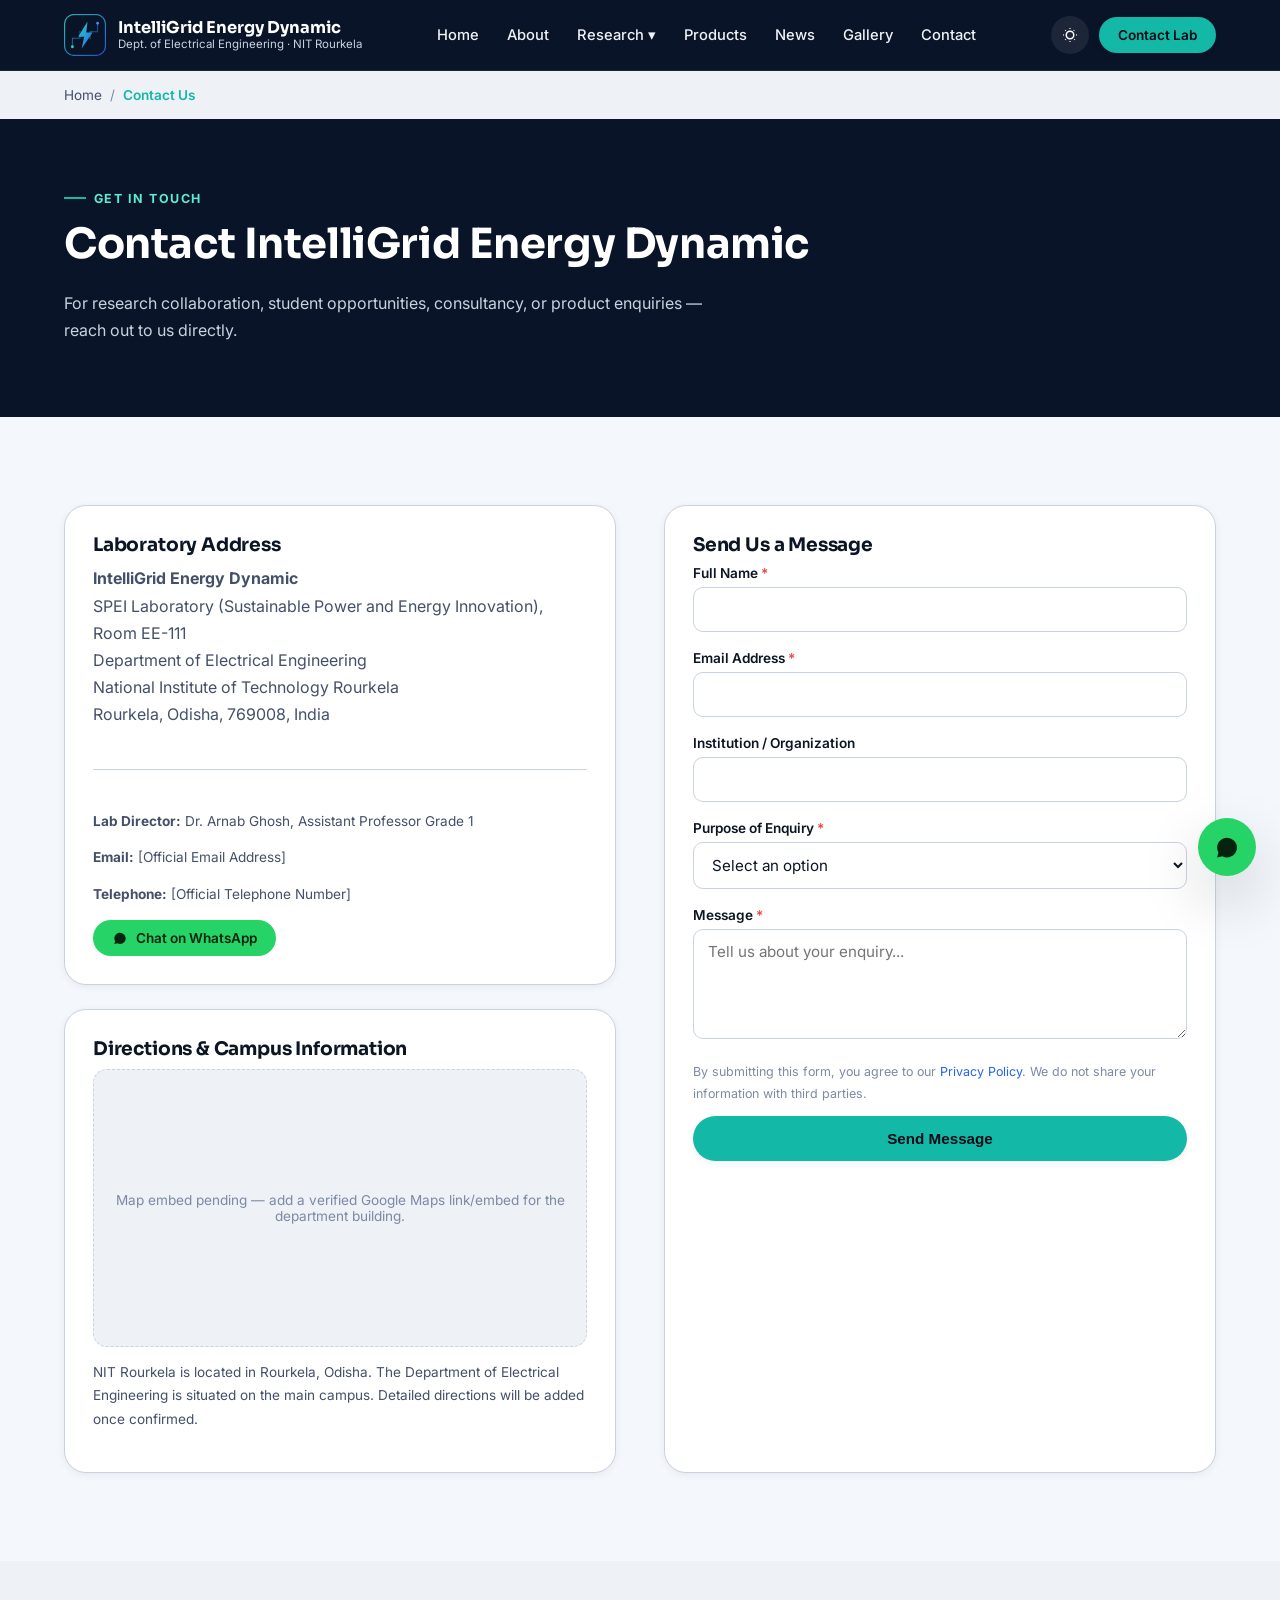
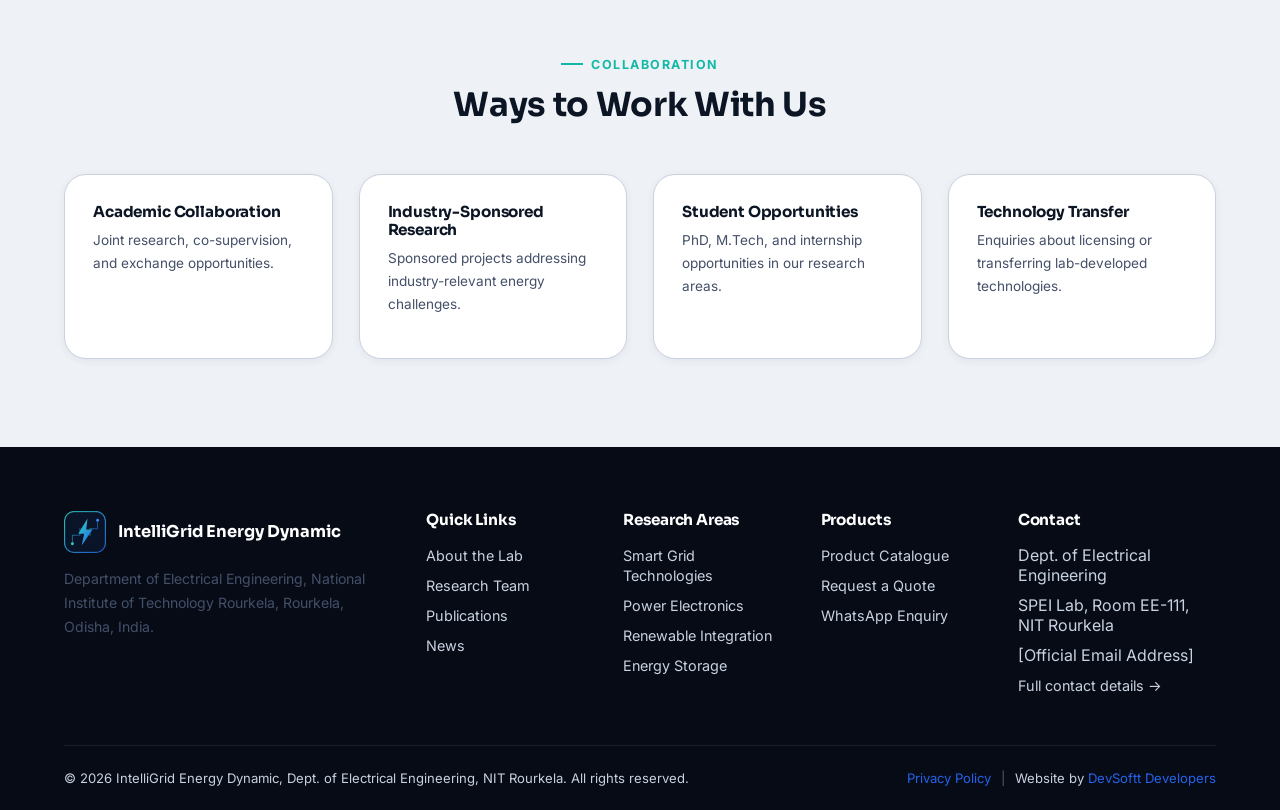
<file: pages/contact.html>
<!DOCTYPE html>
<html lang="en">
<head>
<meta charset="UTF-8">
<meta name="viewport" content="width=device-width, initial-scale=1.0">
<title>Contact Us | IntelliGrid Energy Dynamic</title>
<meta name="description" content="Contact IntelliGrid Energy Dynamic, Department of Electrical Engineering, NIT Rourkela — for research collaboration, student opportunities, or product enquiries.">
<link rel="preconnect" href="https://fonts.googleapis.com">
<link href="https://fonts.googleapis.com/css2?family=Sora:wght@600;700;800&family=Inter:wght@400;500;600;700&display=swap" rel="stylesheet">
<link rel="icon" type="image/svg+xml" href="../images/logo.svg">
<link rel="stylesheet" href="../css/style.css">
</head>
<body>
<a href="#main" class="skip-link">Skip to content</a>

<header class="site-header">
  <div class="nav-wrap">
    <a href="../index.html" class="brand">
      <img src="../images/logo.svg" alt="IntelliGrid Energy Dynamic logo" class="brand-mark" style="border-radius:10px;">
      <span class="brand-text">
        <div class="name">IntelliGrid Energy Dynamic</div>
        <div class="sub">Dept. of Electrical Engineering · NIT Rourkela</div>
      </span>
    </a>
    <ul class="nav-links" id="navLinks">
      <li><a href="../index.html">Home</a></li>
      <li><a href="about.html">About</a></li>
      <li class="has-dropdown">
        <button aria-haspopup="true">Research <span aria-hidden="true">▾</span></button>
        <div class="dropdown">
          <a href="research-areas.html">Research Areas</a>
          <a href="team.html">Research Team</a>
          <a href="facilities.html">Facilities &amp; Instruments</a>
          <a href="projects.html">Research Projects</a>
          <a href="publications.html">Publications</a>
        </div>
      </li>
      <li><a href="products.html">Products</a></li>
      <li><a href="news.html">News</a></li>
      <li><a href="gallery.html">Gallery</a></li>
      <li><a href="contact.html">Contact</a></li>
    </ul>
    <div class="nav-actions">
      <button class="icon-btn" id="themeToggle" title="Toggle light/dark mode" aria-label="Toggle theme">
        <svg width="18" height="18" viewBox="0 0 24 24" fill="none" stroke="currentColor" stroke-width="2"><path d="M12 3v1m0 16v1m9-9h-1M4 12H3m15.36 6.36-.71-.71M6.34 6.34l-.71-.71m12.02 0-.71.71M6.34 17.66l-.71.71M12 7a5 5 0 1 0 0 10 5 5 0 0 0 0-10z"/></svg>
      </button>
      <a href="contact.html" class="btn btn-primary btn-sm">Contact Lab</a>
      <button class="mobile-toggle" aria-label="Open menu">
        <svg width="26" height="26" viewBox="0 0 24 24" fill="none" stroke="currentColor" stroke-width="2"><path d="M4 7h16M4 12h16M4 17h16"/></svg>
      </button>
    </div>
  </div>
</header>

<div class="breadcrumb">
  <div class="container">
    <a href="../index.html">Home</a><span class="sep">/</span><span class="current">Contact Us</span>
  </div>
</div>

<div class="page-header">
  <div class="container">
    <div class="eyebrow" style="color:var(--teal-300);">Get in Touch</div>
    <h1>Contact IntelliGrid Energy Dynamic</h1>
    <p>For research collaboration, student opportunities, consultancy, or product enquiries — reach out to us directly.</p>
  </div>
</div>

<main id="main">
  <section>
    <div class="container">
      <div class="grid grid-2" style="gap:48px; align-items:start;">
        <!-- Contact details -->
        <div>
          <div class="card" style="margin-bottom:24px;">
            <h3>Laboratory Address</h3>
            <p><strong>IntelliGrid Energy Dynamic</strong><br>
            SPEI Laboratory (Sustainable Power and Energy Innovation), Room EE-111<br>
            Department of Electrical Engineering<br>
            National Institute of Technology Rourkela<br>
            Rourkela, Odisha, 769008, India</p>
            <div class="divider"></div>
            <p class="small"><strong>Lab Director:</strong> Dr. Arnab Ghosh, Assistant Professor Grade 1</p>
            <p class="small"><strong>Email:</strong> [Official Email Address]</p>
            <p class="small"><strong>Telephone:</strong> [Official Telephone Number]</p>
            <a href="#" class="btn btn-whatsapp btn-sm" data-whatsapp-general="Hello IntelliGrid Energy Dynamic Laboratory, I would like to get in touch.">
              <svg width="16" height="16" viewBox="0 0 24 24" fill="currentColor"><path d="M17.6 6.32A8.86 8.86 0 0 0 12.05 4c-4.7 0-8.51 3.79-8.51 8.47a8.36 8.36 0 0 0 1.14 4.24L3.5 21l4.42-1.15a8.6 8.6 0 0 0 4.12 1.05h.01c4.7 0 8.51-3.79 8.51-8.47a8.35 8.35 0 0 0-2.96-6.11Z"/></svg>
              Chat on WhatsApp
            </a>
          </div>

          <div class="card">
            <h3>Directions &amp; Campus Information</h3>
            <div class="person-photo" style="aspect-ratio:16/9; margin-bottom:14px;">Map embed pending — add a verified Google Maps link/embed for the department building.</div>
            <p class="small">NIT Rourkela is located in Rourkela, Odisha. The Department of Electrical Engineering is situated on the main campus. Detailed directions will be added once confirmed.</p>
          </div>
        </div>

        <!-- Contact form -->
        <div class="card">
          <h3>Send Us a Message</h3>
          <form id="contactForm" novalidate>
            <div class="form-field">
              <label>Full Name <span class="req">*</span></label>
              <input type="text" name="name" required>
              <div class="form-error">Please enter your name.</div>
            </div>
            <div class="form-field">
              <label>Email Address <span class="req">*</span></label>
              <input type="email" name="email" required>
              <div class="form-error">Please enter a valid email address.</div>
            </div>
            <div class="form-field">
              <label>Institution / Organization</label>
              <input type="text" name="institution">
            </div>
            <div class="form-field">
              <label>Purpose of Enquiry <span class="req">*</span></label>
              <select name="purpose" required>
                <option value="">Select an option</option>
                <option>Academic Collaboration</option>
                <option>Industry-Sponsored Research</option>
                <option>Consultancy Enquiry</option>
                <option>Student Internship</option>
                <option>PhD / Research Opportunity</option>
                <option>Product Enquiry</option>
                <option>Technology Transfer</option>
                <option>Other</option>
              </select>
              <div class="form-error">Please select a purpose.</div>
            </div>
            <div class="form-field">
              <label>Message <span class="req">*</span></label>
              <textarea name="message" required placeholder="Tell us about your enquiry..."></textarea>
              <div class="form-error">Please enter a message.</div>
            </div>
            <p class="form-note">By submitting this form, you agree to our <a href="privacy.html">Privacy Policy</a>. We do not share your information with third parties.</p>
            <button type="submit" class="btn btn-primary btn-block">Send Message</button>
            <div id="formSuccess" class="placeholder-note" style="display:none; margin-top:14px;">
              This is a static demo form — connect it to a form backend (e.g. your server, Formspree, or an email API) to receive submissions. No message has actually been sent yet.
            </div>
          </form>
        </div>
      </div>
    </div>
  </section>

  <section style="background:var(--surface-alt);">
    <div class="container">
      <div class="section-head center">
        <div class="eyebrow" style="justify-content:center;">Collaboration</div>
        <h2>Ways to Work With Us</h2>
      </div>
      <div class="grid grid-4">
        <div class="card"><h4 style="font-size:0.95rem;">Academic Collaboration</h4><p class="small">Joint research, co-supervision, and exchange opportunities.</p></div>
        <div class="card"><h4 style="font-size:0.95rem;">Industry-Sponsored Research</h4><p class="small">Sponsored projects addressing industry-relevant energy challenges.</p></div>
        <div class="card"><h4 style="font-size:0.95rem;">Student Opportunities</h4><p class="small">PhD, M.Tech, and internship opportunities in our research areas.</p></div>
        <div class="card"><h4 style="font-size:0.95rem;">Technology Transfer</h4><p class="small">Enquiries about licensing or transferring lab-developed technologies.</p></div>
      </div>
    </div>
  </section>
</main>

<footer class="site-footer">
  <div class="container">
    <div class="footer-grid">
      <div class="footer-col">
        <div class="brand" style="margin-bottom:14px;">
          <img src="../images/logo.svg" alt="IntelliGrid Energy Dynamic logo" class="brand-mark" style="border-radius:10px;">
          <span class="brand-text"><div class="name" style="color:#fff;">IntelliGrid Energy Dynamic</div></span>
        </div>
        <p style="font-size:0.88rem;">Department of Electrical Engineering, National Institute of Technology Rourkela, Rourkela, Odisha, India.</p>
      </div>
      <div class="footer-col">
        <h4>Quick Links</h4>
        <ul>
          <li><a href="about.html">About the Lab</a></li>
          <li><a href="team.html">Research Team</a></li>
          <li><a href="publications.html">Publications</a></li>
          <li><a href="news.html">News</a></li>
        </ul>
      </div>
      <div class="footer-col">
        <h4>Research Areas</h4>
        <ul>
          <li><a href="research-areas.html">Smart Grid Technologies</a></li>
          <li><a href="research-areas.html">Power Electronics</a></li>
          <li><a href="research-areas.html">Renewable Integration</a></li>
          <li><a href="research-areas.html">Energy Storage</a></li>
        </ul>
      </div>
      <div class="footer-col">
        <h4>Products</h4>
        <ul>
          <li><a href="products.html">Product Catalogue</a></li>
          <li><a href="products.html">Request a Quote</a></li>
          <li><a href="#" data-whatsapp-general="Hello IntelliGrid Energy Dynamic Laboratory, I would like to enquire about your products.">WhatsApp Enquiry</a></li>
        </ul>
      </div>
      <div class="footer-col">
        <h4>Contact</h4>
        <ul>
          <li>Dept. of Electrical Engineering</li>
          <li>SPEI Lab, Room EE-111, NIT Rourkela</li>
          <li>[Official Email Address]</li>
          <li><a href="contact.html">Full contact details →</a></li>
        </ul>
      </div>
    </div>
    <div class="footer-bottom">
      <div>&copy; <span id="year"></span> IntelliGrid Energy Dynamic, Dept. of Electrical Engineering, NIT Rourkela. All rights reserved.</div>
      <div class="flex gap-10"><a href="privacy.html">Privacy Policy</a><span style="opacity:.4;">|</span><span>Website by <a href="https://devsoftt.in" target="_blank" rel="noopener">DevSoftt Developers</a></span></div>
    </div>
  </div>
</footer>

<button class="back-to-top" aria-label="Back to top">
  <svg width="18" height="18" viewBox="0 0 24 24" fill="none" stroke="currentColor" stroke-width="2"><path d="m18 15-6-6-6 6"/></svg>
</button>
<a href="#" class="floating-whatsapp" data-whatsapp-general="Hello IntelliGrid Energy Dynamic Laboratory, I would like to enquire about your research/products." aria-label="Chat on WhatsApp">
  <svg width="28" height="28" viewBox="0 0 24 24" fill="currentColor"><path d="M17.6 6.32A8.86 8.86 0 0 0 12.05 4c-4.7 0-8.51 3.79-8.51 8.47a8.36 8.36 0 0 0 1.14 4.24L3.5 21l4.42-1.15a8.6 8.6 0 0 0 4.12 1.05h.01c4.7 0 8.51-3.79 8.51-8.47a8.35 8.35 0 0 0-2.96-6.11Z"/></svg>
</a>

<script src="../data/content.js"></script>
<script src="../js/main.js"></script>
<script>
  document.querySelector("#year").textContent = new Date().getFullYear();

  document.querySelector("#contactForm").addEventListener("submit", (e) => {
    e.preventDefault();
    const form = e.target;
    let valid = true;
    form.querySelectorAll("[required]").forEach((field) => {
      const errorEl = field.closest(".form-field")?.querySelector(".form-error");
      if (!field.value.trim()) {
        valid = false;
        if (errorEl) errorEl.style.display = "block";
      } else if (errorEl) {
        errorEl.style.display = "none";
      }
    });
    if (!valid) return;
    document.querySelector("#formSuccess").style.display = "block";
  });
</script>
</body>
</html>
</file>
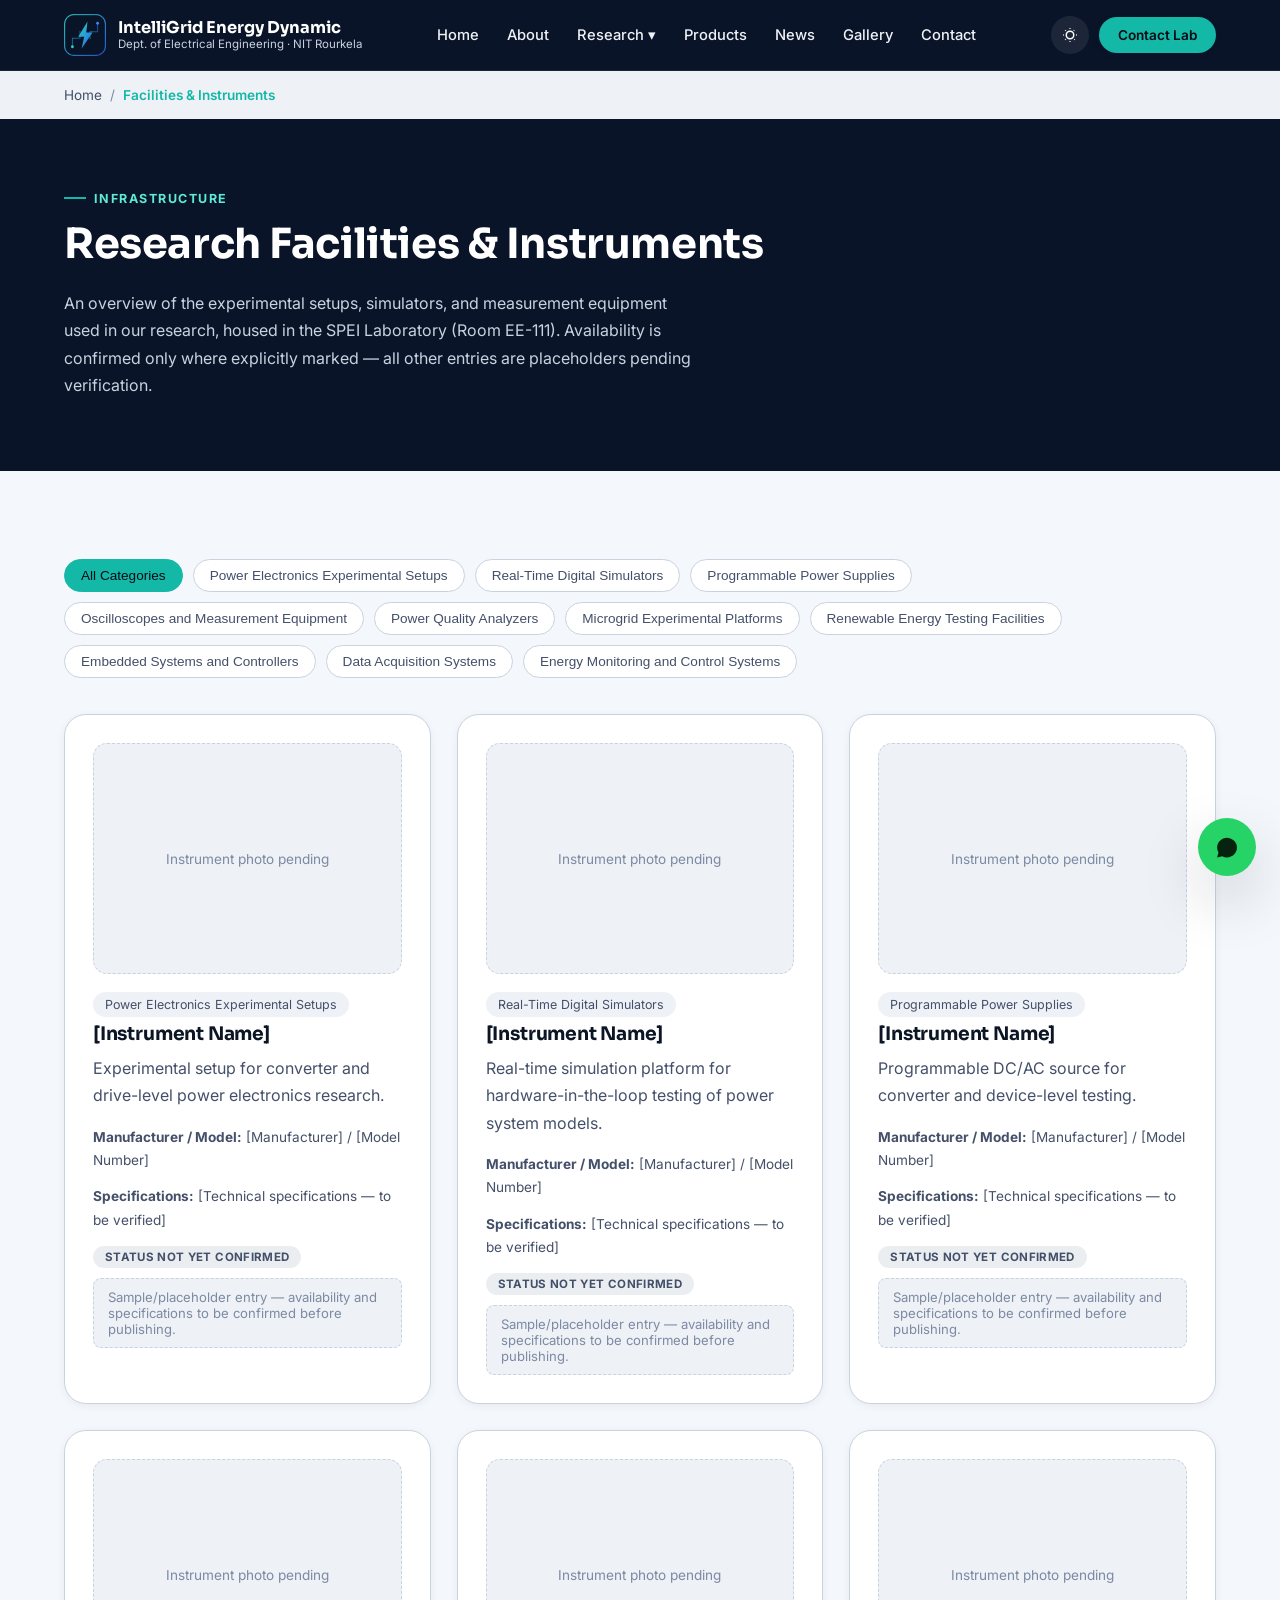
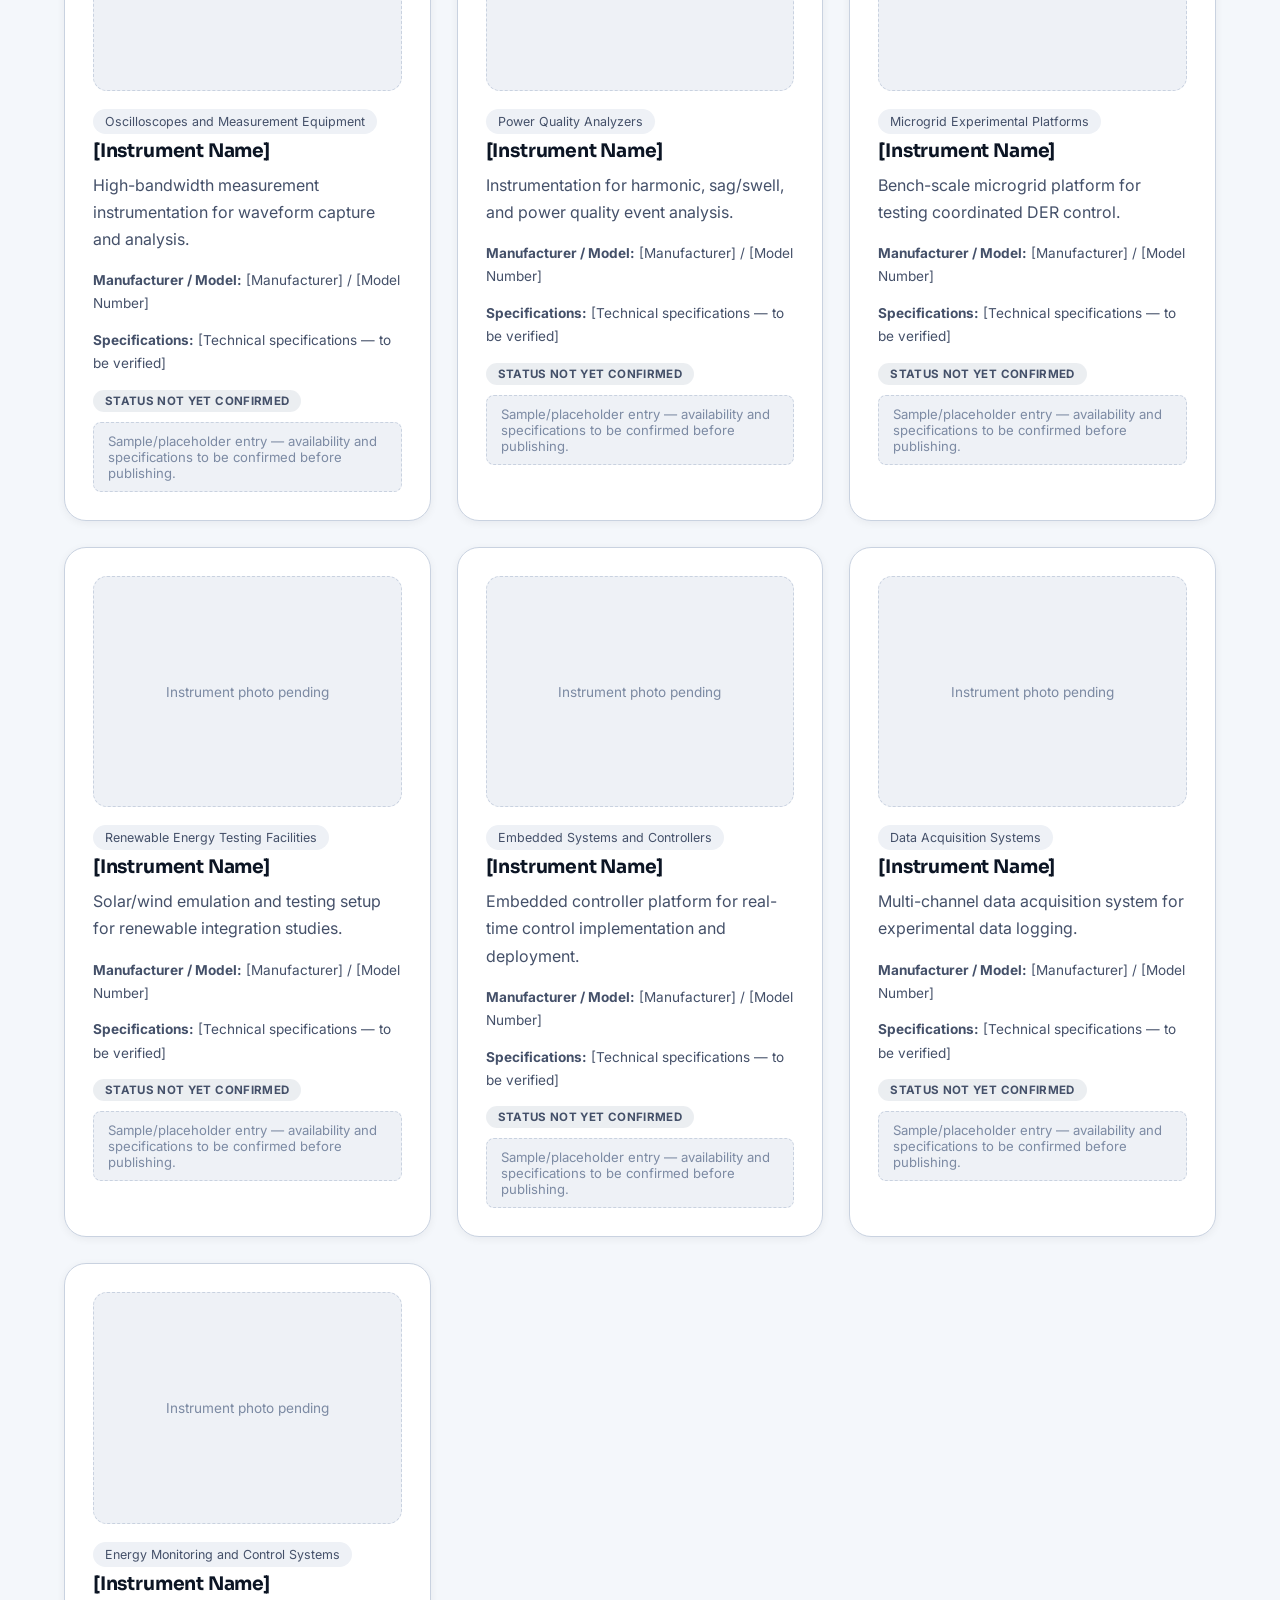
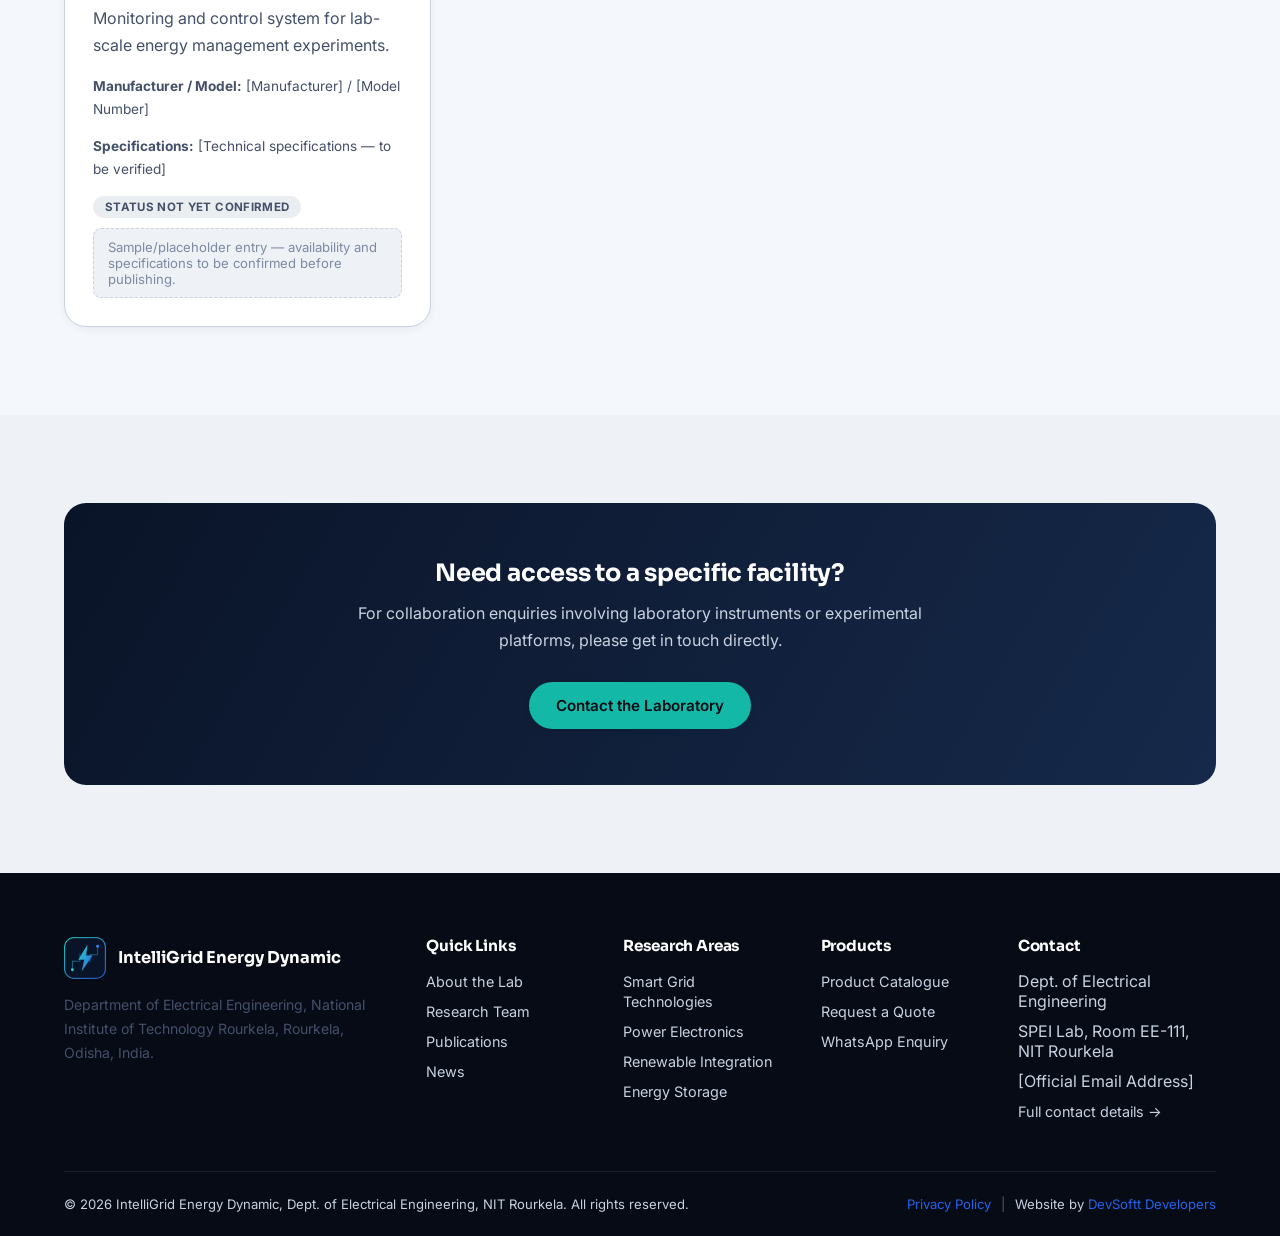
<file: pages/facilities.html>
<!DOCTYPE html>
<html lang="en">
<head>
<meta charset="UTF-8">
<meta name="viewport" content="width=device-width, initial-scale=1.0">
<title>Research Facilities & Instruments | IntelliGrid Energy Dynamic</title>
<meta name="description" content="Research facilities and laboratory instruments at IntelliGrid Energy Dynamic, NIT Rourkela — power electronics setups, real-time simulators, measurement equipment, and more.">
<link rel="preconnect" href="https://fonts.googleapis.com">
<link href="https://fonts.googleapis.com/css2?family=Sora:wght@600;700;800&family=Inter:wght@400;500;600;700&display=swap" rel="stylesheet">
<link rel="icon" type="image/svg+xml" href="../images/logo.svg">
<link rel="stylesheet" href="../css/style.css">
</head>
<body>
<a href="#main" class="skip-link">Skip to content</a>

<header class="site-header">
  <div class="nav-wrap">
    <a href="../index.html" class="brand">
      <img src="../images/logo.svg" alt="IntelliGrid Energy Dynamic logo" class="brand-mark" style="border-radius:10px;">
      <span class="brand-text">
        <div class="name">IntelliGrid Energy Dynamic</div>
        <div class="sub">Dept. of Electrical Engineering · NIT Rourkela</div>
      </span>
    </a>
    <ul class="nav-links" id="navLinks">
      <li><a href="../index.html">Home</a></li>
      <li><a href="about.html">About</a></li>
      <li class="has-dropdown">
        <button aria-haspopup="true">Research <span aria-hidden="true">▾</span></button>
        <div class="dropdown">
          <a href="research-areas.html">Research Areas</a>
          <a href="team.html">Research Team</a>
          <a href="facilities.html">Facilities &amp; Instruments</a>
          <a href="projects.html">Research Projects</a>
          <a href="publications.html">Publications</a>
        </div>
      </li>
      <li><a href="products.html">Products</a></li>
      <li><a href="news.html">News</a></li>
      <li><a href="gallery.html">Gallery</a></li>
      <li><a href="contact.html">Contact</a></li>
    </ul>
    <div class="nav-actions">
      <button class="icon-btn" id="themeToggle" title="Toggle light/dark mode" aria-label="Toggle theme">
        <svg width="18" height="18" viewBox="0 0 24 24" fill="none" stroke="currentColor" stroke-width="2"><path d="M12 3v1m0 16v1m9-9h-1M4 12H3m15.36 6.36-.71-.71M6.34 6.34l-.71-.71m12.02 0-.71.71M6.34 17.66l-.71.71M12 7a5 5 0 1 0 0 10 5 5 0 0 0 0-10z"/></svg>
      </button>
      <a href="contact.html" class="btn btn-primary btn-sm">Contact Lab</a>
      <button class="mobile-toggle" aria-label="Open menu">
        <svg width="26" height="26" viewBox="0 0 24 24" fill="none" stroke="currentColor" stroke-width="2"><path d="M4 7h16M4 12h16M4 17h16"/></svg>
      </button>
    </div>
  </div>
</header>

<div class="breadcrumb">
  <div class="container">
    <a href="../index.html">Home</a><span class="sep">/</span><span class="current">Facilities &amp; Instruments</span>
  </div>
</div>

<div class="page-header">
  <div class="container">
    <div class="eyebrow" style="color:var(--teal-300);">Infrastructure</div>
    <h1>Research Facilities &amp; Instruments</h1>
    <p>An overview of the experimental setups, simulators, and measurement equipment used in our research, housed in the SPEI Laboratory (Room EE-111). Availability is confirmed only where explicitly marked — all other entries are placeholders pending verification.</p>
  </div>
</div>

<main id="main">
  <section>
    <div class="container">
      <div class="filters-bar" id="facilityFilters">
        <button class="filter-chip active" data-filter="all">All Categories</button>
      </div>
      <div class="grid grid-3" id="facilitiesGrid"></div>
    </div>
  </section>

  <section style="background:var(--surface-alt);">
    <div class="container">
      <div class="cta-band">
        <h2>Need access to a specific facility?</h2>
        <p>For collaboration enquiries involving laboratory instruments or experimental platforms, please get in touch directly.</p>
        <div class="cta-actions">
          <a href="contact.html" class="btn btn-primary">Contact the Laboratory</a>
        </div>
      </div>
    </div>
  </section>
</main>

<footer class="site-footer">
  <div class="container">
    <div class="footer-grid">
      <div class="footer-col">
        <div class="brand" style="margin-bottom:14px;">
          <img src="../images/logo.svg" alt="IntelliGrid Energy Dynamic logo" class="brand-mark" style="border-radius:10px;">
          <span class="brand-text"><div class="name" style="color:#fff;">IntelliGrid Energy Dynamic</div></span>
        </div>
        <p style="font-size:0.88rem;">Department of Electrical Engineering, National Institute of Technology Rourkela, Rourkela, Odisha, India.</p>
      </div>
      <div class="footer-col">
        <h4>Quick Links</h4>
        <ul>
          <li><a href="about.html">About the Lab</a></li>
          <li><a href="team.html">Research Team</a></li>
          <li><a href="publications.html">Publications</a></li>
          <li><a href="news.html">News</a></li>
        </ul>
      </div>
      <div class="footer-col">
        <h4>Research Areas</h4>
        <ul>
          <li><a href="research-areas.html">Smart Grid Technologies</a></li>
          <li><a href="research-areas.html">Power Electronics</a></li>
          <li><a href="research-areas.html">Renewable Integration</a></li>
          <li><a href="research-areas.html">Energy Storage</a></li>
        </ul>
      </div>
      <div class="footer-col">
        <h4>Products</h4>
        <ul>
          <li><a href="products.html">Product Catalogue</a></li>
          <li><a href="products.html">Request a Quote</a></li>
          <li><a href="#" data-whatsapp-general="Hello IntelliGrid Energy Dynamic Laboratory, I would like to enquire about your products.">WhatsApp Enquiry</a></li>
        </ul>
      </div>
      <div class="footer-col">
        <h4>Contact</h4>
        <ul>
          <li>Dept. of Electrical Engineering</li>
          <li>SPEI Lab, Room EE-111, NIT Rourkela</li>
          <li>[Official Email Address]</li>
          <li><a href="contact.html">Full contact details →</a></li>
        </ul>
      </div>
    </div>
    <div class="footer-bottom">
      <div>&copy; <span id="year"></span> IntelliGrid Energy Dynamic, Dept. of Electrical Engineering, NIT Rourkela. All rights reserved.</div>
      <div class="flex gap-10"><a href="privacy.html">Privacy Policy</a><span style="opacity:.4;">|</span><span>Website by <a href="https://devsoftt.in" target="_blank" rel="noopener">DevSoftt Developers</a></span></div>
    </div>
  </div>
</footer>

<button class="back-to-top" aria-label="Back to top">
  <svg width="18" height="18" viewBox="0 0 24 24" fill="none" stroke="currentColor" stroke-width="2"><path d="m18 15-6-6-6 6"/></svg>
</button>
<a href="#" class="floating-whatsapp" data-whatsapp-general="Hello IntelliGrid Energy Dynamic Laboratory, I would like to enquire about your research/products." aria-label="Chat on WhatsApp">
  <svg width="28" height="28" viewBox="0 0 24 24" fill="currentColor"><path d="M17.6 6.32A8.86 8.86 0 0 0 12.05 4c-4.7 0-8.51 3.79-8.51 8.47a8.36 8.36 0 0 0 1.14 4.24L3.5 21l4.42-1.15a8.6 8.6 0 0 0 4.12 1.05h.01c4.7 0 8.51-3.79 8.51-8.47a8.35 8.35 0 0 0-2.96-6.11Z"/></svg>
</a>

<script src="../data/content.js"></script>
<script src="../js/main.js"></script>
<script>
  document.querySelector("#year").textContent = new Date().getFullYear();

  const FACILITIES = [
    { name: "[Instrument Name]", category: "Power Electronics Experimental Setups", manufacturer: "[Manufacturer]", model: "[Model Number]", specs: "[Technical specifications — to be verified]", desc: "Experimental setup for converter and drive-level power electronics research.", status: "Status not yet confirmed" },
    { name: "[Instrument Name]", category: "Real-Time Digital Simulators", manufacturer: "[Manufacturer]", model: "[Model Number]", specs: "[Technical specifications — to be verified]", desc: "Real-time simulation platform for hardware-in-the-loop testing of power system models.", status: "Status not yet confirmed" },
    { name: "[Instrument Name]", category: "Programmable Power Supplies", manufacturer: "[Manufacturer]", model: "[Model Number]", specs: "[Technical specifications — to be verified]", desc: "Programmable DC/AC source for converter and device-level testing.", status: "Status not yet confirmed" },
    { name: "[Instrument Name]", category: "Oscilloscopes and Measurement Equipment", manufacturer: "[Manufacturer]", model: "[Model Number]", specs: "[Technical specifications — to be verified]", desc: "High-bandwidth measurement instrumentation for waveform capture and analysis.", status: "Status not yet confirmed" },
    { name: "[Instrument Name]", category: "Power Quality Analyzers", manufacturer: "[Manufacturer]", model: "[Model Number]", specs: "[Technical specifications — to be verified]", desc: "Instrumentation for harmonic, sag/swell, and power quality event analysis.", status: "Status not yet confirmed" },
    { name: "[Instrument Name]", category: "Microgrid Experimental Platforms", manufacturer: "[Manufacturer]", model: "[Model Number]", specs: "[Technical specifications — to be verified]", desc: "Bench-scale microgrid platform for testing coordinated DER control.", status: "Status not yet confirmed" },
    { name: "[Instrument Name]", category: "Renewable Energy Testing Facilities", manufacturer: "[Manufacturer]", model: "[Model Number]", specs: "[Technical specifications — to be verified]", desc: "Solar/wind emulation and testing setup for renewable integration studies.", status: "Status not yet confirmed" },
    { name: "[Instrument Name]", category: "Embedded Systems and Controllers", manufacturer: "[Manufacturer]", model: "[Model Number]", specs: "[Technical specifications — to be verified]", desc: "Embedded controller platform for real-time control implementation and deployment.", status: "Status not yet confirmed" },
    { name: "[Instrument Name]", category: "Data Acquisition Systems", manufacturer: "[Manufacturer]", model: "[Model Number]", specs: "[Technical specifications — to be verified]", desc: "Multi-channel data acquisition system for experimental data logging.", status: "Status not yet confirmed" },
    { name: "[Instrument Name]", category: "Energy Monitoring and Control Systems", manufacturer: "[Manufacturer]", model: "[Model Number]", specs: "[Technical specifications — to be verified]", desc: "Monitoring and control system for lab-scale energy management experiments.", status: "Status not yet confirmed" }
  ];

  function facilityCard(f) {
    return `
      <div class="card reveal-on-scroll">
        <div class="person-photo" style="aspect-ratio:4/3;">${f.image ? `<img src="${ASSET_PREFIX}${f.image}" alt="${f.name}">` : "Instrument photo pending"}</div>
        <span class="tag">${f.category}</span>
        <h3>${f.name}</h3>
        <p>${f.desc}</p>
        <p class="small"><strong>Manufacturer / Model:</strong> ${f.manufacturer} / ${f.model}</p>
        <p class="small"><strong>Specifications:</strong> ${f.specs}</p>
        <span class="badge badge-quote">${f.status}</span>
        <div class="placeholder-note">Sample/placeholder entry — availability and specifications to be confirmed before publishing.</div>
      </div>
    `;
  }

  function renderFacilities(filter) {
    const grid = document.querySelector("#facilitiesGrid");
    const items = filter === "all" ? FACILITIES : FACILITIES.filter(f => f.category === filter);
    grid.innerHTML = items.map(facilityCard).join("");
    initReveal();
  }

  const categories = [...new Set(FACILITIES.map(f => f.category))];
  const filterBar = document.querySelector("#facilityFilters");
  categories.forEach(cat => {
    const btn = document.createElement("button");
    btn.className = "filter-chip";
    btn.dataset.filter = cat;
    btn.textContent = cat;
    filterBar.appendChild(btn);
  });
  filterBar.querySelectorAll(".filter-chip").forEach(chip => {
    chip.addEventListener("click", () => {
      filterBar.querySelectorAll(".filter-chip").forEach(c => c.classList.remove("active"));
      chip.classList.add("active");
      renderFacilities(chip.dataset.filter);
    });
  });

  renderFacilities("all");
</script>
</body>
</html>
</file>
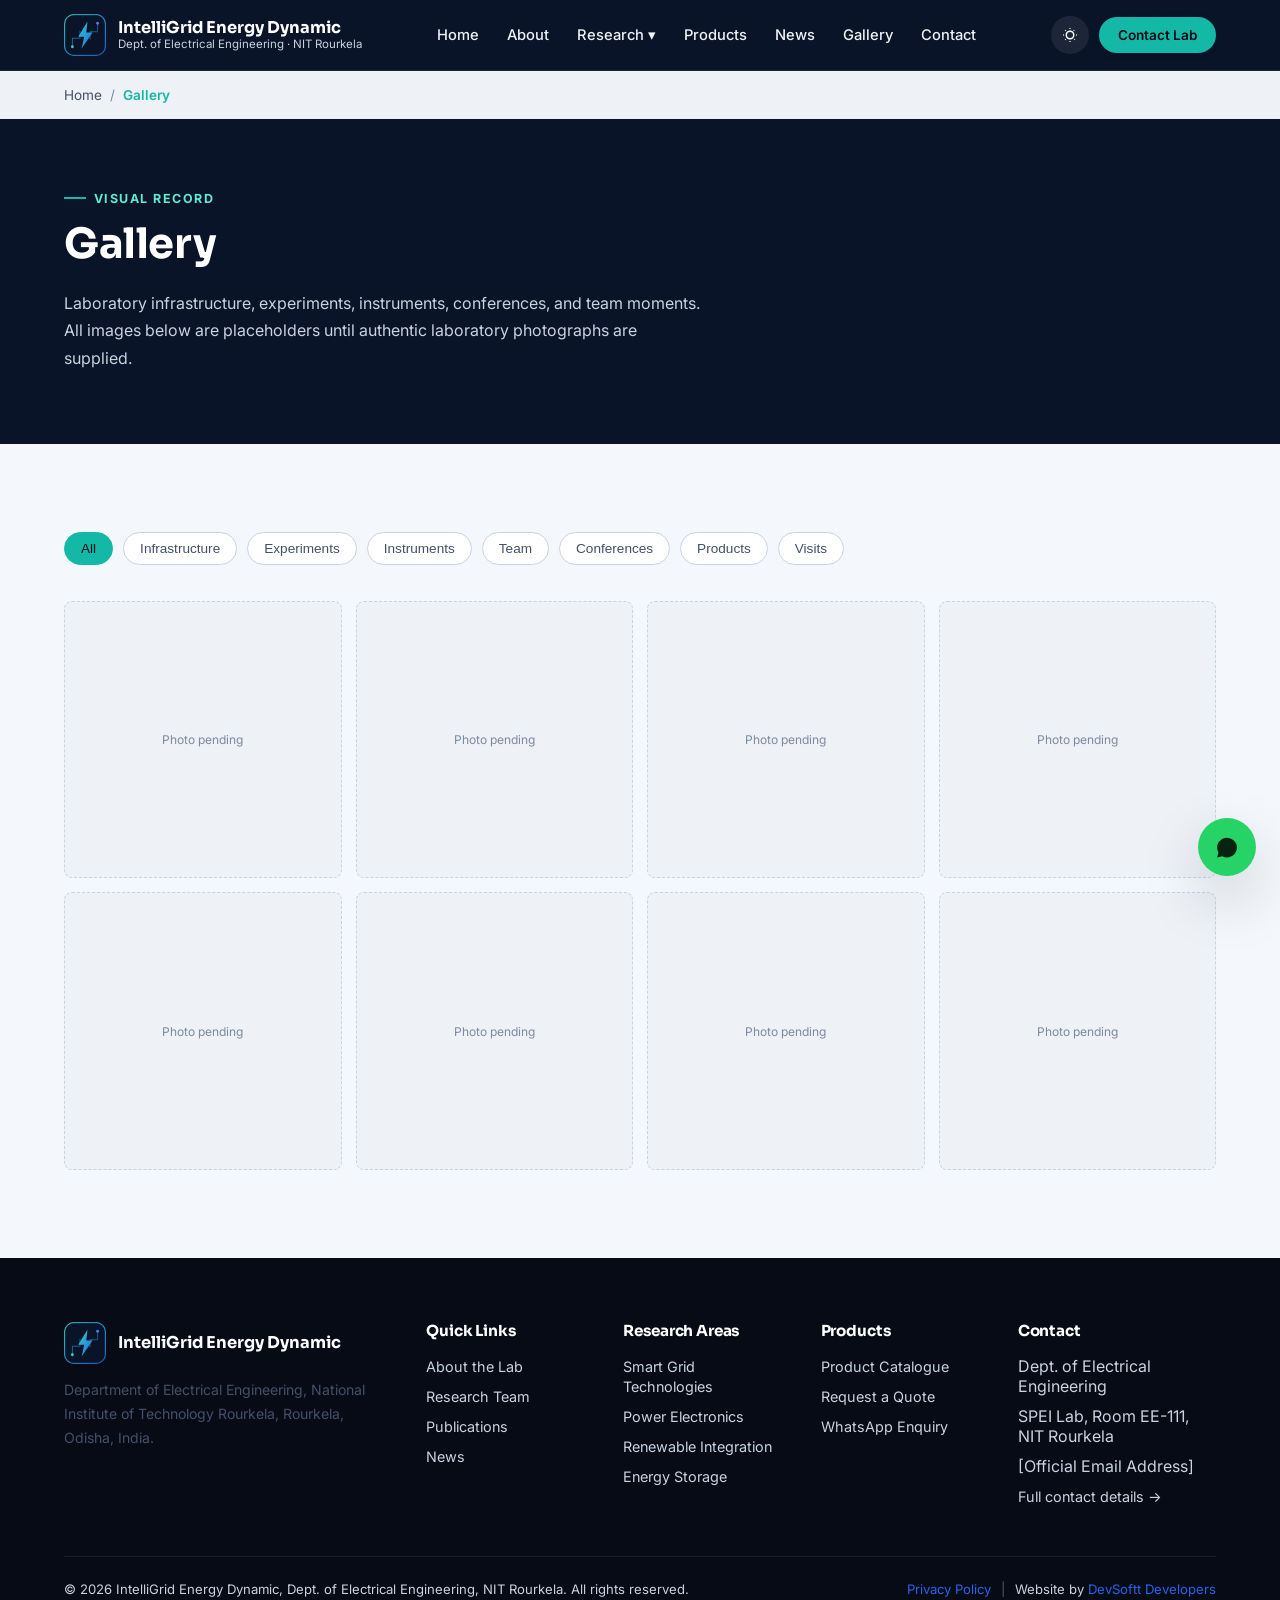
<file: pages/gallery.html>
<!DOCTYPE html>
<html lang="en">
<head>
<meta charset="UTF-8">
<meta name="viewport" content="width=device-width, initial-scale=1.0">
<title>Gallery | IntelliGrid Energy Dynamic</title>
<meta name="description" content="Photo gallery of IntelliGrid Energy Dynamic — laboratory infrastructure, experiments, instruments, conferences, and team photographs.">
<link rel="preconnect" href="https://fonts.googleapis.com">
<link href="https://fonts.googleapis.com/css2?family=Sora:wght@600;700;800&family=Inter:wght@400;500;600;700&display=swap" rel="stylesheet">
<link rel="icon" type="image/svg+xml" href="../images/logo.svg">
<link rel="stylesheet" href="../css/style.css">
<style>
  .gallery-grid { display:grid; grid-template-columns:repeat(4, 1fr); gap:14px; }
  @media (max-width:980px) { .gallery-grid { grid-template-columns:repeat(3,1fr); } }
  @media (max-width:640px) { .gallery-grid { grid-template-columns:repeat(2,1fr); } }
  .gallery-item { aspect-ratio:1/1; border-radius:var(--radius-sm); overflow:hidden; background:var(--surface-alt); border:1px dashed var(--border);
    display:flex; align-items:center; justify-content:center; color:var(--grey-500); font-size:0.75rem; text-align:center; padding:8px; cursor:pointer; position:relative; }
  .gallery-item img { width:100%; height:100%; object-fit:cover; }
  .gallery-item .cap { position:absolute; bottom:0; left:0; right:0; background:linear-gradient(to top, rgba(0,0,0,0.7), transparent); color:#fff; font-size:0.7rem; padding:16px 8px 6px; opacity:0; transition:opacity 0.2s; }
  .gallery-item:hover .cap { opacity:1; }
  .lightbox { position:fixed; inset:0; background:rgba(6,11,22,0.92); display:none; align-items:center; justify-content:center; z-index:600; padding:24px; }
  .lightbox.open { display:flex; }
  .lightbox-content { max-width:800px; width:100%; text-align:center; color:#fff; }
  .lightbox-img { width:100%; aspect-ratio:4/3; background:var(--navy-800); border-radius:var(--radius-md); display:flex; align-items:center; justify-content:center; color:var(--grey-300); margin-bottom:14px; overflow:hidden; }
  .lightbox-img img { width:100%; height:100%; object-fit:contain; }
  .lightbox-close { position:absolute; top:24px; right:24px; background:rgba(255,255,255,0.1); border:none; color:#fff; width:40px; height:40px; border-radius:999px; cursor:pointer; }
</style>
</head>
<body>
<a href="#main" class="skip-link">Skip to content</a>

<header class="site-header">
  <div class="nav-wrap">
    <a href="../index.html" class="brand">
      <img src="../images/logo.svg" alt="IntelliGrid Energy Dynamic logo" class="brand-mark" style="border-radius:10px;">
      <span class="brand-text">
        <div class="name">IntelliGrid Energy Dynamic</div>
        <div class="sub">Dept. of Electrical Engineering · NIT Rourkela</div>
      </span>
    </a>
    <ul class="nav-links" id="navLinks">
      <li><a href="../index.html">Home</a></li>
      <li><a href="about.html">About</a></li>
      <li class="has-dropdown">
        <button aria-haspopup="true">Research <span aria-hidden="true">▾</span></button>
        <div class="dropdown">
          <a href="research-areas.html">Research Areas</a>
          <a href="team.html">Research Team</a>
          <a href="facilities.html">Facilities &amp; Instruments</a>
          <a href="projects.html">Research Projects</a>
          <a href="publications.html">Publications</a>
        </div>
      </li>
      <li><a href="products.html">Products</a></li>
      <li><a href="news.html">News</a></li>
      <li><a href="gallery.html">Gallery</a></li>
      <li><a href="contact.html">Contact</a></li>
    </ul>
    <div class="nav-actions">
      <button class="icon-btn" id="themeToggle" title="Toggle light/dark mode" aria-label="Toggle theme">
        <svg width="18" height="18" viewBox="0 0 24 24" fill="none" stroke="currentColor" stroke-width="2"><path d="M12 3v1m0 16v1m9-9h-1M4 12H3m15.36 6.36-.71-.71M6.34 6.34l-.71-.71m12.02 0-.71.71M6.34 17.66l-.71.71M12 7a5 5 0 1 0 0 10 5 5 0 0 0 0-10z"/></svg>
      </button>
      <a href="contact.html" class="btn btn-primary btn-sm">Contact Lab</a>
      <button class="mobile-toggle" aria-label="Open menu">
        <svg width="26" height="26" viewBox="0 0 24 24" fill="none" stroke="currentColor" stroke-width="2"><path d="M4 7h16M4 12h16M4 17h16"/></svg>
      </button>
    </div>
  </div>
</header>

<div class="breadcrumb">
  <div class="container">
    <a href="../index.html">Home</a><span class="sep">/</span><span class="current">Gallery</span>
  </div>
</div>

<div class="page-header">
  <div class="container">
    <div class="eyebrow" style="color:var(--teal-300);">Visual Record</div>
    <h1>Gallery</h1>
    <p>Laboratory infrastructure, experiments, instruments, conferences, and team moments. All images below are placeholders until authentic laboratory photographs are supplied.</p>
  </div>
</div>

<main id="main">
  <section>
    <div class="container">
      <div class="filters-bar" id="galleryFilters">
        <button class="filter-chip active" data-filter="all">All</button>
      </div>
      <div class="gallery-grid" id="galleryGrid"></div>
    </div>
  </section>
</main>

<footer class="site-footer">
  <div class="container">
    <div class="footer-grid">
      <div class="footer-col">
        <div class="brand" style="margin-bottom:14px;">
          <img src="../images/logo.svg" alt="IntelliGrid Energy Dynamic logo" class="brand-mark" style="border-radius:10px;">
          <span class="brand-text"><div class="name" style="color:#fff;">IntelliGrid Energy Dynamic</div></span>
        </div>
        <p style="font-size:0.88rem;">Department of Electrical Engineering, National Institute of Technology Rourkela, Rourkela, Odisha, India.</p>
      </div>
      <div class="footer-col">
        <h4>Quick Links</h4>
        <ul>
          <li><a href="about.html">About the Lab</a></li>
          <li><a href="team.html">Research Team</a></li>
          <li><a href="publications.html">Publications</a></li>
          <li><a href="news.html">News</a></li>
        </ul>
      </div>
      <div class="footer-col">
        <h4>Research Areas</h4>
        <ul>
          <li><a href="research-areas.html">Smart Grid Technologies</a></li>
          <li><a href="research-areas.html">Power Electronics</a></li>
          <li><a href="research-areas.html">Renewable Integration</a></li>
          <li><a href="research-areas.html">Energy Storage</a></li>
        </ul>
      </div>
      <div class="footer-col">
        <h4>Products</h4>
        <ul>
          <li><a href="products.html">Product Catalogue</a></li>
          <li><a href="products.html">Request a Quote</a></li>
          <li><a href="#" data-whatsapp-general="Hello IntelliGrid Energy Dynamic Laboratory, I would like to enquire about your products.">WhatsApp Enquiry</a></li>
        </ul>
      </div>
      <div class="footer-col">
        <h4>Contact</h4>
        <ul>
          <li>Dept. of Electrical Engineering</li>
          <li>SPEI Lab, Room EE-111, NIT Rourkela</li>
          <li>[Official Email Address]</li>
          <li><a href="contact.html">Full contact details →</a></li>
        </ul>
      </div>
    </div>
    <div class="footer-bottom">
      <div>&copy; <span id="year"></span> IntelliGrid Energy Dynamic, Dept. of Electrical Engineering, NIT Rourkela. All rights reserved.</div>
      <div class="flex gap-10"><a href="privacy.html">Privacy Policy</a><span style="opacity:.4;">|</span><span>Website by <a href="https://devsoftt.in" target="_blank" rel="noopener">DevSoftt Developers</a></span></div>
    </div>
  </div>
</footer>

<button class="back-to-top" aria-label="Back to top">
  <svg width="18" height="18" viewBox="0 0 24 24" fill="none" stroke="currentColor" stroke-width="2"><path d="m18 15-6-6-6 6"/></svg>
</button>
<a href="#" class="floating-whatsapp" data-whatsapp-general="Hello IntelliGrid Energy Dynamic Laboratory, I would like to enquire about your research/products." aria-label="Chat on WhatsApp">
  <svg width="28" height="28" viewBox="0 0 24 24" fill="currentColor"><path d="M17.6 6.32A8.86 8.86 0 0 0 12.05 4c-4.7 0-8.51 3.79-8.51 8.47a8.36 8.36 0 0 0 1.14 4.24L3.5 21l4.42-1.15a8.6 8.6 0 0 0 4.12 1.05h.01c4.7 0 8.51-3.79 8.51-8.47a8.35 8.35 0 0 0-2.96-6.11Z"/></svg>
</a>

<div class="lightbox" id="lightbox">
  <button class="lightbox-close" id="lightboxClose" aria-label="Close">
    <svg width="18" height="18" viewBox="0 0 24 24" fill="none" stroke="currentColor" stroke-width="2"><path d="M18 6 6 18M6 6l12 12"/></svg>
  </button>
  <div class="lightbox-content">
    <div class="lightbox-img" id="lightboxImg">Image pending</div>
    <p id="lightboxCaption"></p>
  </div>
</div>

<script src="../data/content.js"></script>
<script src="../js/main.js"></script>
<script>
  document.querySelector("#year").textContent = new Date().getFullYear();

  const GALLERY = [
    { category: "Infrastructure", caption: "Laboratory infrastructure — [caption pending]" },
    { category: "Experiments", caption: "Research experiment in progress — [caption pending]" },
    { category: "Instruments", caption: "Laboratory instrument — [caption pending]" },
    { category: "Team", caption: "Research scholars at work — [caption pending]" },
    { category: "Conferences", caption: "Conference / workshop moment — [caption pending]" },
    { category: "Products", caption: "Product demonstration — [caption pending]" },
    { category: "Team", caption: "Team photograph — [caption pending]" },
    { category: "Visits", caption: "Academic / industrial visit — [caption pending]" }
  ];

  function galleryItem(g, i) {
    return `
      <div class="gallery-item reveal-on-scroll" data-category="${g.category}" data-index="${i}">
        ${g.image ? `<img src="${ASSET_PREFIX}${g.image}" alt="${g.caption}">` : "Photo pending"}
        <div class="cap">${g.caption}</div>
      </div>
    `;
  }

  function renderGallery(filter) {
    const grid = document.querySelector("#galleryGrid");
    const items = filter === "all" ? GALLERY : GALLERY.filter(g => g.category === filter);
    grid.innerHTML = items.map(galleryItem).join("");
    initReveal();
    grid.querySelectorAll(".gallery-item").forEach(el => {
      el.addEventListener("click", () => openLightbox(GALLERY[el.dataset.index]));
    });
  }

  function openLightbox(g) {
    document.querySelector("#lightboxImg").innerHTML = g.image ? `<img src="${ASSET_PREFIX}${g.image}" alt="${g.caption}">` : "Image pending";
    document.querySelector("#lightboxCaption").textContent = g.caption;
    document.querySelector("#lightbox").classList.add("open");
  }
  document.querySelector("#lightboxClose").addEventListener("click", () => document.querySelector("#lightbox").classList.remove("open"));
  document.querySelector("#lightbox").addEventListener("click", (e) => { if (e.target.id === "lightbox") e.target.classList.remove("open"); });

  const categories = [...new Set(GALLERY.map(g => g.category))];
  const filterBar = document.querySelector("#galleryFilters");
  categories.forEach(cat => {
    const btn = document.createElement("button");
    btn.className = "filter-chip";
    btn.dataset.filter = cat;
    btn.textContent = cat;
    filterBar.appendChild(btn);
  });
  filterBar.querySelectorAll(".filter-chip").forEach(chip => {
    chip.addEventListener("click", () => {
      filterBar.querySelectorAll(".filter-chip").forEach(c => c.classList.remove("active"));
      chip.classList.add("active");
      renderGallery(chip.dataset.filter);
    });
  });

  renderGallery("all");
</script>
</body>
</html>
</file>
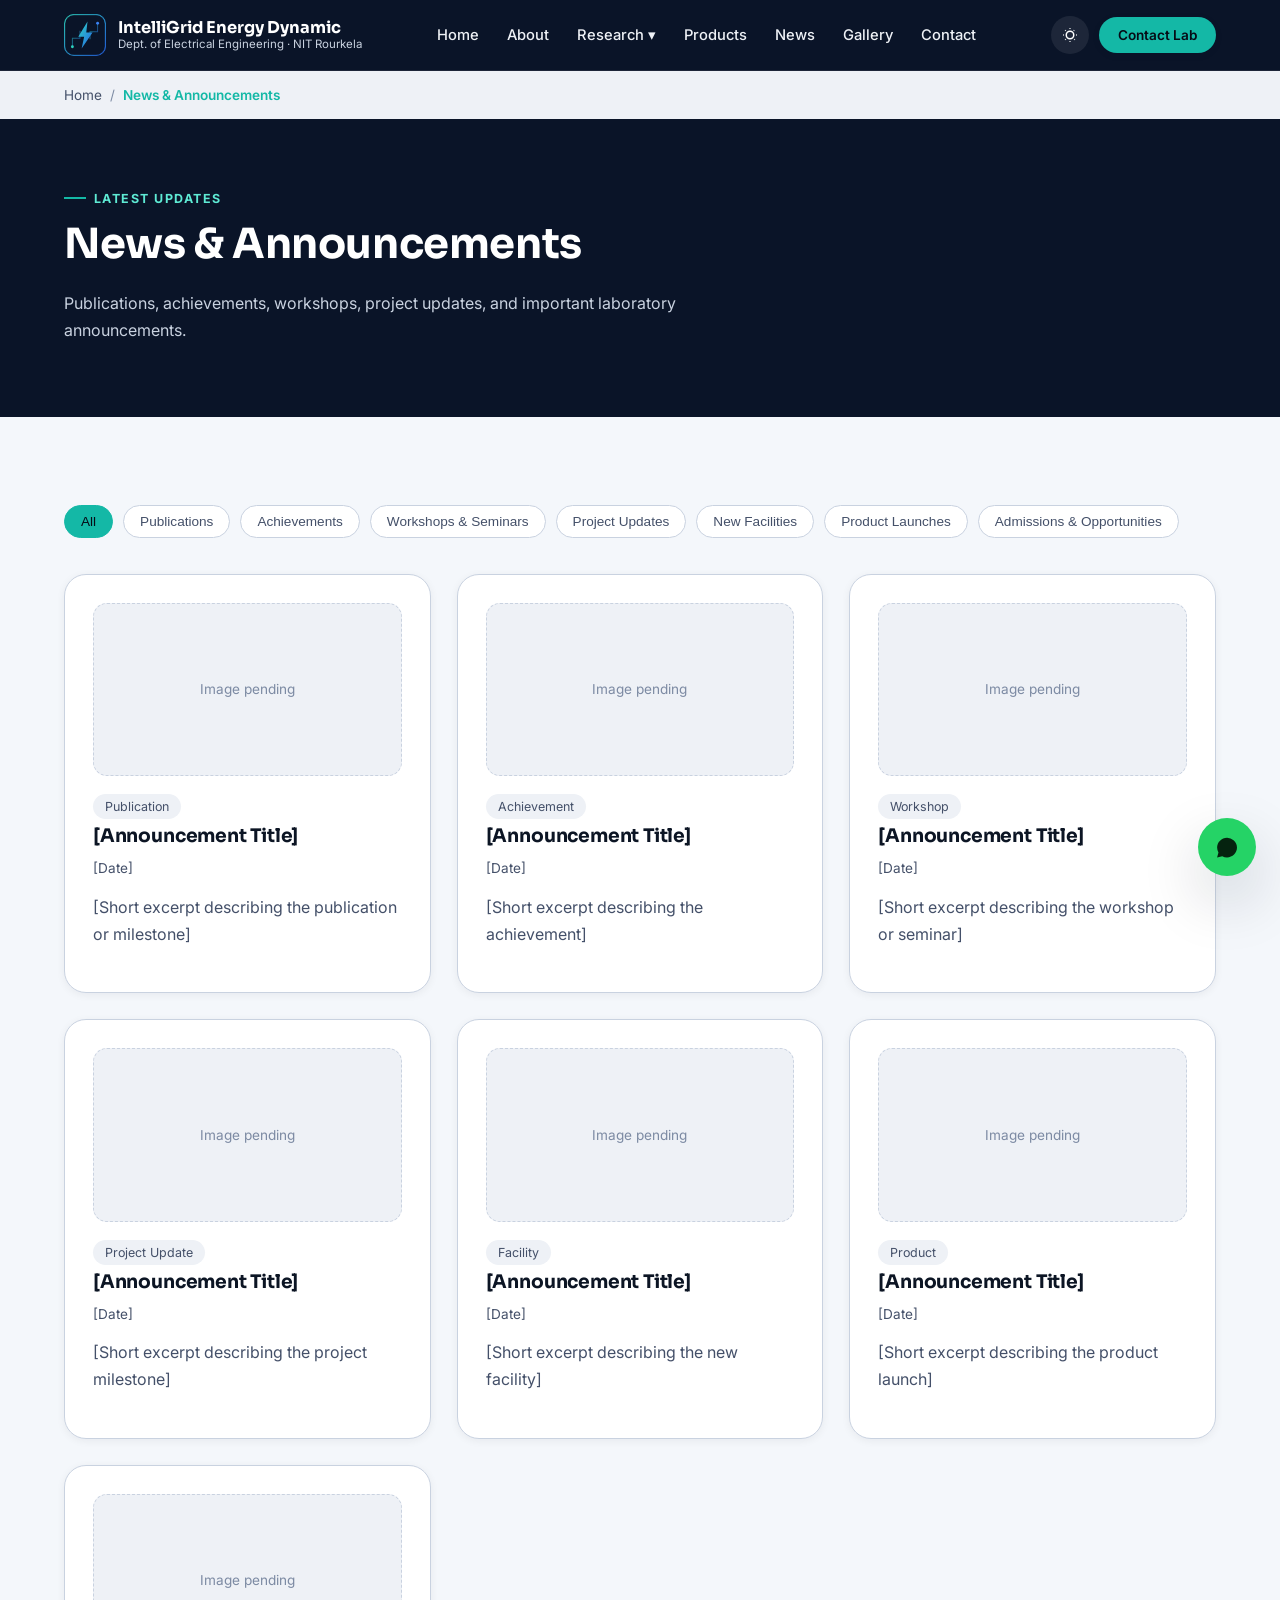
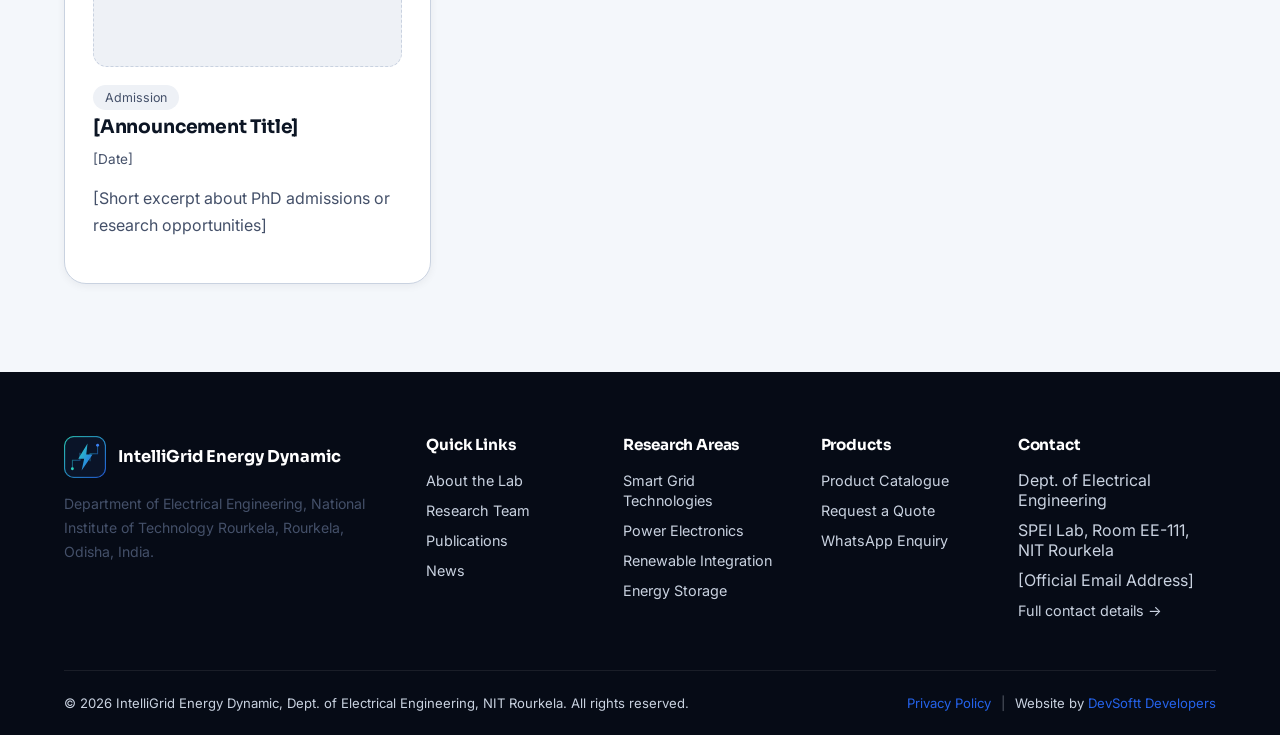
<file: pages/news.html>
<!DOCTYPE html>
<html lang="en">
<head>
<meta charset="UTF-8">
<meta name="viewport" content="width=device-width, initial-scale=1.0">
<title>News & Announcements | IntelliGrid Energy Dynamic</title>
<meta name="description" content="Latest news, publications, achievements, workshops, and announcements from IntelliGrid Energy Dynamic, NIT Rourkela.">
<link rel="preconnect" href="https://fonts.googleapis.com">
<link href="https://fonts.googleapis.com/css2?family=Sora:wght@600;700;800&family=Inter:wght@400;500;600;700&display=swap" rel="stylesheet">
<link rel="icon" type="image/svg+xml" href="../images/logo.svg">
<link rel="stylesheet" href="../css/style.css">
</head>
<body>
<a href="#main" class="skip-link">Skip to content</a>

<header class="site-header">
  <div class="nav-wrap">
    <a href="../index.html" class="brand">
      <img src="../images/logo.svg" alt="IntelliGrid Energy Dynamic logo" class="brand-mark" style="border-radius:10px;">
      <span class="brand-text">
        <div class="name">IntelliGrid Energy Dynamic</div>
        <div class="sub">Dept. of Electrical Engineering · NIT Rourkela</div>
      </span>
    </a>
    <ul class="nav-links" id="navLinks">
      <li><a href="../index.html">Home</a></li>
      <li><a href="about.html">About</a></li>
      <li class="has-dropdown">
        <button aria-haspopup="true">Research <span aria-hidden="true">▾</span></button>
        <div class="dropdown">
          <a href="research-areas.html">Research Areas</a>
          <a href="team.html">Research Team</a>
          <a href="facilities.html">Facilities &amp; Instruments</a>
          <a href="projects.html">Research Projects</a>
          <a href="publications.html">Publications</a>
        </div>
      </li>
      <li><a href="products.html">Products</a></li>
      <li><a href="news.html">News</a></li>
      <li><a href="gallery.html">Gallery</a></li>
      <li><a href="contact.html">Contact</a></li>
    </ul>
    <div class="nav-actions">
      <button class="icon-btn" id="themeToggle" title="Toggle light/dark mode" aria-label="Toggle theme">
        <svg width="18" height="18" viewBox="0 0 24 24" fill="none" stroke="currentColor" stroke-width="2"><path d="M12 3v1m0 16v1m9-9h-1M4 12H3m15.36 6.36-.71-.71M6.34 6.34l-.71-.71m12.02 0-.71.71M6.34 17.66l-.71.71M12 7a5 5 0 1 0 0 10 5 5 0 0 0 0-10z"/></svg>
      </button>
      <a href="contact.html" class="btn btn-primary btn-sm">Contact Lab</a>
      <button class="mobile-toggle" aria-label="Open menu">
        <svg width="26" height="26" viewBox="0 0 24 24" fill="none" stroke="currentColor" stroke-width="2"><path d="M4 7h16M4 12h16M4 17h16"/></svg>
      </button>
    </div>
  </div>
</header>

<div class="breadcrumb">
  <div class="container">
    <a href="../index.html">Home</a><span class="sep">/</span><span class="current">News &amp; Announcements</span>
  </div>
</div>

<div class="page-header">
  <div class="container">
    <div class="eyebrow" style="color:var(--teal-300);">Latest Updates</div>
    <h1>News &amp; Announcements</h1>
    <p>Publications, achievements, workshops, project updates, and important laboratory announcements.</p>
  </div>
</div>

<main id="main">
  <section>
    <div class="container">
      <div class="filters-bar">
        <button class="filter-chip active" data-filter="all">All</button>
        <button class="filter-chip" data-filter="Publication">Publications</button>
        <button class="filter-chip" data-filter="Achievement">Achievements</button>
        <button class="filter-chip" data-filter="Workshop">Workshops &amp; Seminars</button>
        <button class="filter-chip" data-filter="Project Update">Project Updates</button>
        <button class="filter-chip" data-filter="Facility">New Facilities</button>
        <button class="filter-chip" data-filter="Product">Product Launches</button>
        <button class="filter-chip" data-filter="Admission">Admissions &amp; Opportunities</button>
      </div>
      <div class="grid grid-3" id="newsGrid"></div>
    </div>
  </section>
</main>

<footer class="site-footer">
  <div class="container">
    <div class="footer-grid">
      <div class="footer-col">
        <div class="brand" style="margin-bottom:14px;">
          <img src="../images/logo.svg" alt="IntelliGrid Energy Dynamic logo" class="brand-mark" style="border-radius:10px;">
          <span class="brand-text"><div class="name" style="color:#fff;">IntelliGrid Energy Dynamic</div></span>
        </div>
        <p style="font-size:0.88rem;">Department of Electrical Engineering, National Institute of Technology Rourkela, Rourkela, Odisha, India.</p>
      </div>
      <div class="footer-col">
        <h4>Quick Links</h4>
        <ul>
          <li><a href="about.html">About the Lab</a></li>
          <li><a href="team.html">Research Team</a></li>
          <li><a href="publications.html">Publications</a></li>
          <li><a href="news.html">News</a></li>
        </ul>
      </div>
      <div class="footer-col">
        <h4>Research Areas</h4>
        <ul>
          <li><a href="research-areas.html">Smart Grid Technologies</a></li>
          <li><a href="research-areas.html">Power Electronics</a></li>
          <li><a href="research-areas.html">Renewable Integration</a></li>
          <li><a href="research-areas.html">Energy Storage</a></li>
        </ul>
      </div>
      <div class="footer-col">
        <h4>Products</h4>
        <ul>
          <li><a href="products.html">Product Catalogue</a></li>
          <li><a href="products.html">Request a Quote</a></li>
          <li><a href="#" data-whatsapp-general="Hello IntelliGrid Energy Dynamic Laboratory, I would like to enquire about your products.">WhatsApp Enquiry</a></li>
        </ul>
      </div>
      <div class="footer-col">
        <h4>Contact</h4>
        <ul>
          <li>Dept. of Electrical Engineering</li>
          <li>SPEI Lab, Room EE-111, NIT Rourkela</li>
          <li>[Official Email Address]</li>
          <li><a href="contact.html">Full contact details →</a></li>
        </ul>
      </div>
    </div>
    <div class="footer-bottom">
      <div>&copy; <span id="year"></span> IntelliGrid Energy Dynamic, Dept. of Electrical Engineering, NIT Rourkela. All rights reserved.</div>
      <div class="flex gap-10"><a href="privacy.html">Privacy Policy</a><span style="opacity:.4;">|</span><span>Website by <a href="https://devsoftt.in" target="_blank" rel="noopener">DevSoftt Developers</a></span></div>
    </div>
  </div>
</footer>

<button class="back-to-top" aria-label="Back to top">
  <svg width="18" height="18" viewBox="0 0 24 24" fill="none" stroke="currentColor" stroke-width="2"><path d="m18 15-6-6-6 6"/></svg>
</button>
<a href="#" class="floating-whatsapp" data-whatsapp-general="Hello IntelliGrid Energy Dynamic Laboratory, I would like to enquire about your research/products." aria-label="Chat on WhatsApp">
  <svg width="28" height="28" viewBox="0 0 24 24" fill="currentColor"><path d="M17.6 6.32A8.86 8.86 0 0 0 12.05 4c-4.7 0-8.51 3.79-8.51 8.47a8.36 8.36 0 0 0 1.14 4.24L3.5 21l4.42-1.15a8.6 8.6 0 0 0 4.12 1.05h.01c4.7 0 8.51-3.79 8.51-8.47a8.35 8.35 0 0 0-2.96-6.11Z"/></svg>
</a>

<script src="../data/content.js"></script>
<script src="../js/main.js"></script>
<script>
  document.querySelector("#year").textContent = new Date().getFullYear();

  const NEWS = [
    { title: "[Announcement Title]", date: "[Date]", category: "Publication", excerpt: "[Short excerpt describing the publication or milestone]" },
    { title: "[Announcement Title]", date: "[Date]", category: "Achievement", excerpt: "[Short excerpt describing the achievement]" },
    { title: "[Announcement Title]", date: "[Date]", category: "Workshop", excerpt: "[Short excerpt describing the workshop or seminar]" },
    { title: "[Announcement Title]", date: "[Date]", category: "Project Update", excerpt: "[Short excerpt describing the project milestone]" },
    { title: "[Announcement Title]", date: "[Date]", category: "Facility", excerpt: "[Short excerpt describing the new facility]" },
    { title: "[Announcement Title]", date: "[Date]", category: "Product", excerpt: "[Short excerpt describing the product launch]" },
    { title: "[Announcement Title]", date: "[Date]", category: "Admission", excerpt: "[Short excerpt about PhD admissions or research opportunities]" }
  ];

  function newsCard(n) {
    return `
      <div class="card reveal-on-scroll" data-category="${n.category}">
        <div class="person-photo" style="aspect-ratio:16/9;">Image pending</div>
        <span class="tag">${n.category}</span>
        <h3>${n.title}</h3>
        <p class="small">${n.date}</p>
        <p>${n.excerpt}</p>
      </div>
    `;
  }

  document.querySelector("#newsGrid").innerHTML = NEWS.map(newsCard).join("");
  initReveal();
  initFilterChips(".filters-bar", "#newsGrid > div", "category");
</script>
</body>
</html>
</file>
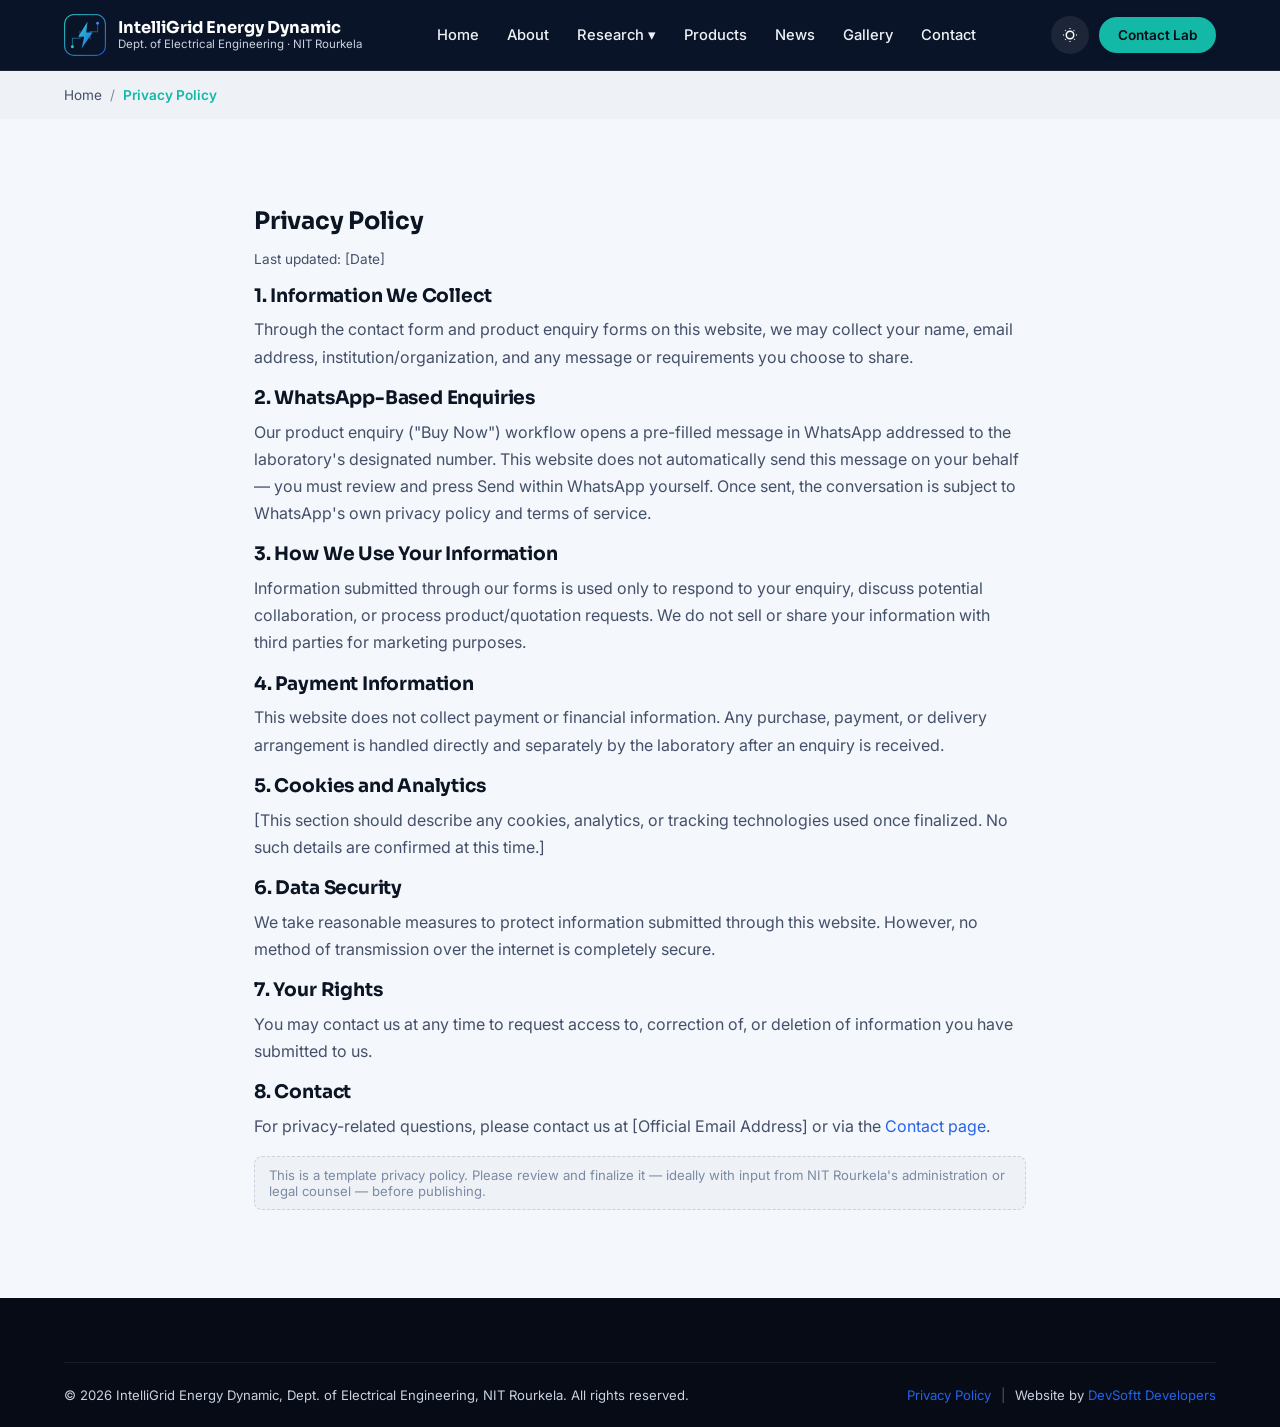
<file: pages/privacy.html>
<!DOCTYPE html>
<html lang="en">
<head>
<meta charset="UTF-8">
<meta name="viewport" content="width=device-width, initial-scale=1.0">
<title>Privacy Policy | IntelliGrid Energy Dynamic</title>
<meta name="description" content="Privacy policy for the IntelliGrid Energy Dynamic website, Department of Electrical Engineering, NIT Rourkela.">
<link rel="preconnect" href="https://fonts.googleapis.com">
<link href="https://fonts.googleapis.com/css2?family=Sora:wght@600;700;800&family=Inter:wght@400;500;600;700&display=swap" rel="stylesheet">
<link rel="icon" type="image/svg+xml" href="../images/logo.svg">
<link rel="stylesheet" href="../css/style.css">
</head>
<body>
<a href="#main" class="skip-link">Skip to content</a>

<header class="site-header">
  <div class="nav-wrap">
    <a href="../index.html" class="brand">
      <img src="../images/logo.svg" alt="IntelliGrid Energy Dynamic logo" class="brand-mark" style="border-radius:10px;">
      <span class="brand-text">
        <div class="name">IntelliGrid Energy Dynamic</div>
        <div class="sub">Dept. of Electrical Engineering · NIT Rourkela</div>
      </span>
    </a>
    <ul class="nav-links" id="navLinks">
      <li><a href="../index.html">Home</a></li>
      <li><a href="about.html">About</a></li>
      <li class="has-dropdown">
        <button aria-haspopup="true">Research <span aria-hidden="true">▾</span></button>
        <div class="dropdown">
          <a href="research-areas.html">Research Areas</a>
          <a href="team.html">Research Team</a>
          <a href="facilities.html">Facilities &amp; Instruments</a>
          <a href="projects.html">Research Projects</a>
          <a href="publications.html">Publications</a>
        </div>
      </li>
      <li><a href="products.html">Products</a></li>
      <li><a href="news.html">News</a></li>
      <li><a href="gallery.html">Gallery</a></li>
      <li><a href="contact.html">Contact</a></li>
    </ul>
    <div class="nav-actions">
      <button class="icon-btn" id="themeToggle" title="Toggle light/dark mode" aria-label="Toggle theme">
        <svg width="18" height="18" viewBox="0 0 24 24" fill="none" stroke="currentColor" stroke-width="2"><path d="M12 3v1m0 16v1m9-9h-1M4 12H3m15.36 6.36-.71-.71M6.34 6.34l-.71-.71m12.02 0-.71.71M6.34 17.66l-.71.71M12 7a5 5 0 1 0 0 10 5 5 0 0 0 0-10z"/></svg>
      </button>
      <a href="contact.html" class="btn btn-primary btn-sm">Contact Lab</a>
      <button class="mobile-toggle" aria-label="Open menu">
        <svg width="26" height="26" viewBox="0 0 24 24" fill="none" stroke="currentColor" stroke-width="2"><path d="M4 7h16M4 12h16M4 17h16"/></svg>
      </button>
    </div>
  </div>
</header>

<div class="breadcrumb">
  <div class="container">
    <a href="../index.html">Home</a><span class="sep">/</span><span class="current">Privacy Policy</span>
  </div>
</div>

<main id="main">
  <section>
    <div class="container" style="max-width:820px;">
      <h1>Privacy Policy</h1>
      <p class="small">Last updated: [Date]</p>

      <h3>1. Information We Collect</h3>
      <p>Through the contact form and product enquiry forms on this website, we may collect your name, email address, institution/organization, and any message or requirements you choose to share.</p>

      <h3>2. WhatsApp-Based Enquiries</h3>
      <p>Our product enquiry ("Buy Now") workflow opens a pre-filled message in WhatsApp addressed to the laboratory's designated number. This website does not automatically send this message on your behalf — you must review and press Send within WhatsApp yourself. Once sent, the conversation is subject to WhatsApp's own privacy policy and terms of service.</p>

      <h3>3. How We Use Your Information</h3>
      <p>Information submitted through our forms is used only to respond to your enquiry, discuss potential collaboration, or process product/quotation requests. We do not sell or share your information with third parties for marketing purposes.</p>

      <h3>4. Payment Information</h3>
      <p>This website does not collect payment or financial information. Any purchase, payment, or delivery arrangement is handled directly and separately by the laboratory after an enquiry is received.</p>

      <h3>5. Cookies and Analytics</h3>
      <p>[This section should describe any cookies, analytics, or tracking technologies used once finalized. No such details are confirmed at this time.]</p>

      <h3>6. Data Security</h3>
      <p>We take reasonable measures to protect information submitted through this website. However, no method of transmission over the internet is completely secure.</p>

      <h3>7. Your Rights</h3>
      <p>You may contact us at any time to request access to, correction of, or deletion of information you have submitted to us.</p>

      <h3>8. Contact</h3>
      <p>For privacy-related questions, please contact us at [Official Email Address] or via the <a href="contact.html">Contact page</a>.</p>

      <div class="placeholder-note">This is a template privacy policy. Please review and finalize it — ideally with input from NIT Rourkela's administration or legal counsel — before publishing.</div>
    </div>
  </section>
</main>

<footer class="site-footer">
  <div class="container">
    <div class="footer-bottom">
      <div>&copy; <span id="year"></span> IntelliGrid Energy Dynamic, Dept. of Electrical Engineering, NIT Rourkela. All rights reserved.</div>
      <div class="flex gap-10"><a href="privacy.html">Privacy Policy</a><span style="opacity:.4;">|</span><span>Website by <a href="https://devsoftt.in" target="_blank" rel="noopener">DevSoftt Developers</a></span></div>
    </div>
  </div>
</footer>

<script>document.querySelector("#year").textContent = new Date().getFullYear();</script>
</body>
</html>
</file>
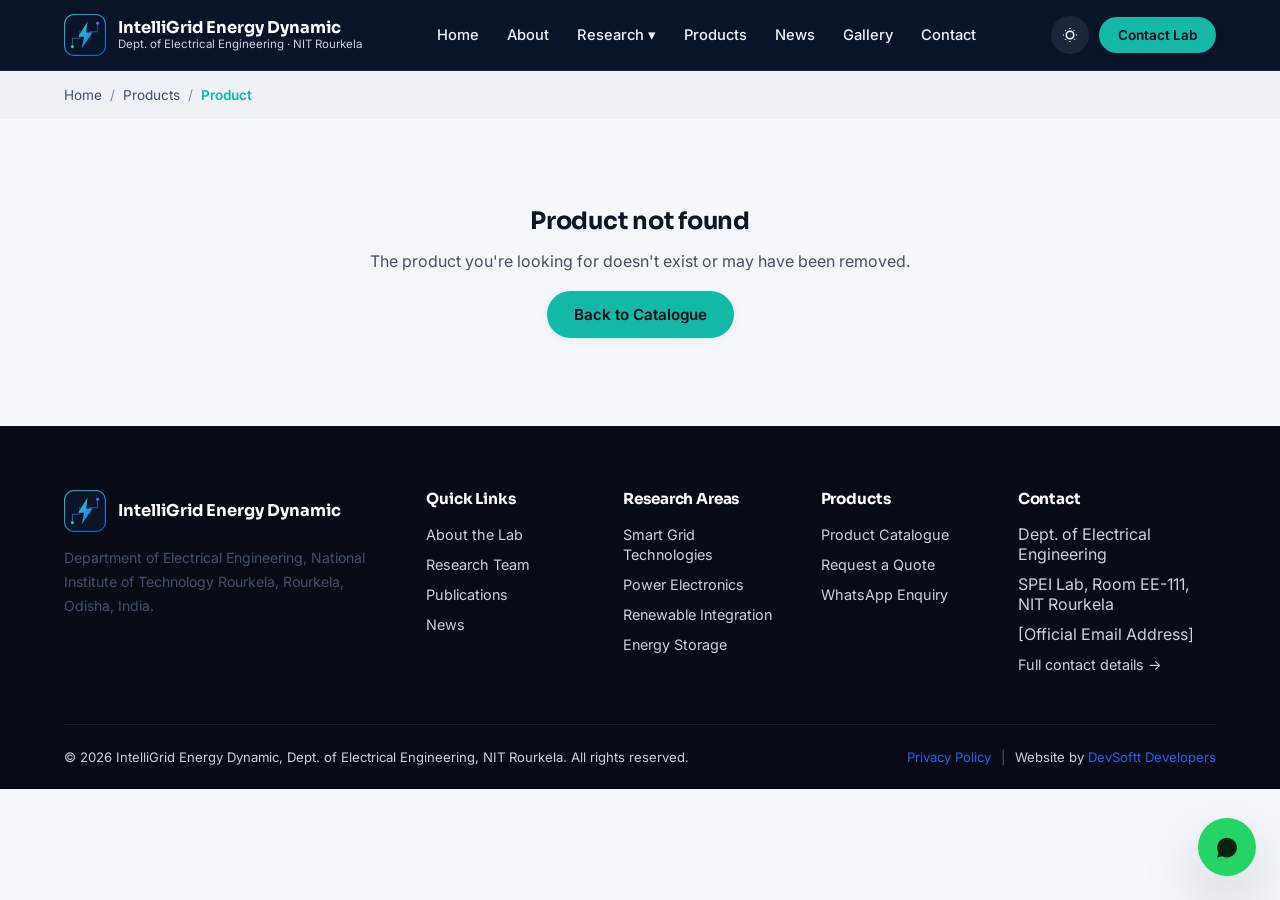
<file: pages/product-detail.html>
<!DOCTYPE html>
<html lang="en">
<head>
<meta charset="UTF-8">
<meta name="viewport" content="width=device-width, initial-scale=1.0">
<title id="pageTitle">Product Details | IntelliGrid Energy Dynamic</title>
<meta name="description" id="pageDesc" content="Product details from the IntelliGrid Energy Dynamic product catalogue.">
<link rel="preconnect" href="https://fonts.googleapis.com">
<link href="https://fonts.googleapis.com/css2?family=Sora:wght@600;700;800&family=Inter:wght@400;500;600;700&display=swap" rel="stylesheet">
<link rel="icon" type="image/svg+xml" href="../images/logo.svg">
<link rel="stylesheet" href="../css/style.css">
<style>
  .gallery-main { aspect-ratio: 4/3; border-radius: var(--radius-lg); overflow:hidden; background:var(--surface-alt); border:1px dashed var(--border); display:flex; align-items:center; justify-content:center; color:var(--grey-500); margin-bottom:14px; }
  .gallery-thumbs { display:flex; gap:10px; flex-wrap:wrap; }
  .gallery-thumbs .thumb { width:64px; height:64px; border-radius:8px; background:var(--surface-alt); border:1px dashed var(--border); display:flex; align-items:center; justify-content:center; font-size:0.65rem; color:var(--grey-500); overflow:hidden; }
  .specs-table { width:100%; border-collapse:collapse; margin-top:12px; }
  .specs-table td { padding:10px 14px; border:1px solid var(--border); font-size:0.9rem; }
  .specs-table td:first-child { font-weight:600; width:40%; background:var(--surface-alt); }
  .faq-item { border-bottom:1px solid var(--border); padding:14px 0; }
  .faq-item summary { cursor:pointer; font-weight:600; }
  .price-row { display:flex; align-items:center; gap:14px; flex-wrap:wrap; margin:16px 0; }
  .price-row .price { font-family: var(--font-head); font-size:1.6rem; font-weight:800; color: var(--text); }
</style>
</head>
<body>
<a href="#main" class="skip-link">Skip to content</a>

<header class="site-header">
  <div class="nav-wrap">
    <a href="../index.html" class="brand">
      <img src="../images/logo.svg" alt="IntelliGrid Energy Dynamic logo" class="brand-mark" style="border-radius:10px;">
      <span class="brand-text">
        <div class="name">IntelliGrid Energy Dynamic</div>
        <div class="sub">Dept. of Electrical Engineering · NIT Rourkela</div>
      </span>
    </a>
    <ul class="nav-links" id="navLinks">
      <li><a href="../index.html">Home</a></li>
      <li><a href="about.html">About</a></li>
      <li class="has-dropdown">
        <button aria-haspopup="true">Research <span aria-hidden="true">▾</span></button>
        <div class="dropdown">
          <a href="research-areas.html">Research Areas</a>
          <a href="team.html">Research Team</a>
          <a href="facilities.html">Facilities &amp; Instruments</a>
          <a href="projects.html">Research Projects</a>
          <a href="publications.html">Publications</a>
        </div>
      </li>
      <li><a href="products.html">Products</a></li>
      <li><a href="news.html">News</a></li>
      <li><a href="gallery.html">Gallery</a></li>
      <li><a href="contact.html">Contact</a></li>
    </ul>
    <div class="nav-actions">
      <button class="icon-btn" id="themeToggle" title="Toggle light/dark mode" aria-label="Toggle theme">
        <svg width="18" height="18" viewBox="0 0 24 24" fill="none" stroke="currentColor" stroke-width="2"><path d="M12 3v1m0 16v1m9-9h-1M4 12H3m15.36 6.36-.71-.71M6.34 6.34l-.71-.71m12.02 0-.71.71M6.34 17.66l-.71.71M12 7a5 5 0 1 0 0 10 5 5 0 0 0 0-10z"/></svg>
      </button>
      <a href="contact.html" class="btn btn-primary btn-sm">Contact Lab</a>
      <button class="mobile-toggle" aria-label="Open menu">
        <svg width="26" height="26" viewBox="0 0 24 24" fill="none" stroke="currentColor" stroke-width="2"><path d="M4 7h16M4 12h16M4 17h16"/></svg>
      </button>
    </div>
  </div>
</header>

<div class="breadcrumb">
  <div class="container">
    <a href="../index.html">Home</a><span class="sep">/</span><a href="products.html">Products</a><span class="sep">/</span><span class="current" id="breadcrumbName">Product</span>
  </div>
</div>

<main id="main">
  <section id="notFoundSection" style="display:none;">
    <div class="container text-center">
      <h2>Product not found</h2>
      <p>The product you're looking for doesn't exist or may have been removed.</p>
      <a href="products.html" class="btn btn-primary">Back to Catalogue</a>
    </div>
  </section>

  <section id="productSection">
    <div class="container">
      <div class="grid grid-2" style="gap:48px; align-items:start;">
        <div>
          <div class="gallery-main" id="galleryMain">Product image pending</div>
          <div class="gallery-thumbs" id="galleryThumbs"></div>
        </div>
        <div>
          <span class="tag" id="prodCategory"></span>
          <h1 id="prodName" style="margin-top:10px;"></h1>
          <p class="small" id="prodId"></p>
          <p id="prodShortDesc"></p>
          <div class="price-row">
            <span class="price" id="prodPrice"></span>
            <span id="prodAvailability"></span>
          </div>
          <div class="flex gap-10 wrap">
            <button class="btn btn-whatsapp" id="buyNowBtn">Buy Now</button>
            <a href="#" class="btn btn-outline" id="enquireWhatsapp">Enquire on WhatsApp</a>
            <a href="#" class="btn btn-outline" id="datasheetLink" style="display:none;">Download Datasheet</a>
          </div>
          <div class="placeholder-note" id="priceNote" style="margin-top:14px;">Price shown is indicative and subject to confirmation. This is a WhatsApp enquiry workflow, not an automated checkout — no payment is collected here.</div>
        </div>
      </div>

      <div class="divider"></div>

      <div class="grid grid-2" style="gap:48px; align-items:start;">
        <div>
          <h2>Description</h2>
          <p id="prodDescription"></p>
          <h2 style="margin-top:28px;">Features</h2>
          <ul id="prodFeatures" style="color:var(--text-muted); line-height:1.9; padding-left:20px;"></ul>
          <h2 style="margin-top:28px;">Applications</h2>
          <ul id="prodApplications" style="color:var(--text-muted); line-height:1.9; padding-left:20px;"></ul>
        </div>
        <div>
          <h2>Technical Specifications</h2>
          <div style="overflow-x:auto;"><table class="specs-table" id="specsTable"></table></div>
          <h2 style="margin-top:28px;">Frequently Asked Questions</h2>
          <div id="faqList"></div>
        </div>
      </div>
    </div>
  </section>

  <section style="background:var(--surface-alt);" id="relatedSection">
    <div class="container">
      <div class="section-head center">
        <div class="eyebrow" style="justify-content:center;">You Might Also Like</div>
        <h2>Related Products</h2>
      </div>
      <div class="grid grid-3" id="relatedGrid"></div>
    </div>
  </section>
</main>

<footer class="site-footer">
  <div class="container">
    <div class="footer-grid">
      <div class="footer-col">
        <div class="brand" style="margin-bottom:14px;">
          <img src="../images/logo.svg" alt="IntelliGrid Energy Dynamic logo" class="brand-mark" style="border-radius:10px;">
          <span class="brand-text"><div class="name" style="color:#fff;">IntelliGrid Energy Dynamic</div></span>
        </div>
        <p style="font-size:0.88rem;">Department of Electrical Engineering, National Institute of Technology Rourkela, Rourkela, Odisha, India.</p>
      </div>
      <div class="footer-col">
        <h4>Quick Links</h4>
        <ul>
          <li><a href="about.html">About the Lab</a></li>
          <li><a href="team.html">Research Team</a></li>
          <li><a href="publications.html">Publications</a></li>
          <li><a href="news.html">News</a></li>
        </ul>
      </div>
      <div class="footer-col">
        <h4>Research Areas</h4>
        <ul>
          <li><a href="research-areas.html">Smart Grid Technologies</a></li>
          <li><a href="research-areas.html">Power Electronics</a></li>
          <li><a href="research-areas.html">Renewable Integration</a></li>
          <li><a href="research-areas.html">Energy Storage</a></li>
        </ul>
      </div>
      <div class="footer-col">
        <h4>Products</h4>
        <ul>
          <li><a href="products.html">Product Catalogue</a></li>
          <li><a href="products.html">Request a Quote</a></li>
          <li><a href="#" data-whatsapp-general="Hello IntelliGrid Energy Dynamic Laboratory, I would like to enquire about your products.">WhatsApp Enquiry</a></li>
        </ul>
      </div>
      <div class="footer-col">
        <h4>Contact</h4>
        <ul>
          <li>Dept. of Electrical Engineering</li>
          <li>SPEI Lab, Room EE-111, NIT Rourkela</li>
          <li>[Official Email Address]</li>
          <li><a href="contact.html">Full contact details →</a></li>
        </ul>
      </div>
    </div>
    <div class="footer-bottom">
      <div>&copy; <span id="year"></span> IntelliGrid Energy Dynamic, Dept. of Electrical Engineering, NIT Rourkela. All rights reserved.</div>
      <div class="flex gap-10"><a href="privacy.html">Privacy Policy</a><span style="opacity:.4;">|</span><span>Website by <a href="https://devsoftt.in" target="_blank" rel="noopener">DevSoftt Developers</a></span></div>
    </div>
  </div>
</footer>

<button class="back-to-top" aria-label="Back to top">
  <svg width="18" height="18" viewBox="0 0 24 24" fill="none" stroke="currentColor" stroke-width="2"><path d="m18 15-6-6-6 6"/></svg>
</button>
<a href="#" class="floating-whatsapp" data-whatsapp-general="Hello IntelliGrid Energy Dynamic Laboratory, I would like to enquire about your research/products." aria-label="Chat on WhatsApp">
  <svg width="28" height="28" viewBox="0 0 24 24" fill="currentColor"><path d="M17.6 6.32A8.86 8.86 0 0 0 12.05 4c-4.7 0-8.51 3.79-8.51 8.47a8.36 8.36 0 0 0 1.14 4.24L3.5 21l4.42-1.15a8.6 8.6 0 0 0 4.12 1.05h.01c4.7 0 8.51-3.79 8.51-8.47a8.35 8.35 0 0 0-2.96-6.11Z"/></svg>
</a>

<!-- WhatsApp Enquiry Modal (shared) -->
<div class="modal-overlay" id="enquiryModal">
  <div class="modal-box">
    <button class="modal-close" data-close-modal aria-label="Close">
      <svg width="16" height="16" viewBox="0 0 24 24" fill="none" stroke="currentColor" stroke-width="2"><path d="M18 6 6 18M6 6l12 12"/></svg>
    </button>
    <h3>Product Enquiry</h3>
    <p class="small">Review the details below, fill in your information, and we'll open WhatsApp with a pre-filled message. You'll still need to press Send.</p>
    <div class="modal-product-preview">
      <div class="p-image"></div>
      <div>
        <div class="p-name" style="font-weight:700;"></div>
        <div class="p-meta small"></div>
      </div>
    </div>
    <form id="enquiryForm" novalidate>
      <div class="form-field">
        <label>Full Name <span class="req">*</span></label>
        <input type="text" name="customerName" required>
        <div class="form-error">Please enter your name.</div>
      </div>
      <div class="form-field">
        <label>Institution / Organization</label>
        <input type="text" name="institution">
      </div>
      <div class="form-field">
        <label>Quantity <span class="req">*</span></label>
        <input type="number" name="quantity" min="1" value="1" required>
        <div class="form-error">Please enter a quantity.</div>
      </div>
      <div class="form-field">
        <label>Email Address <span class="req">*</span></label>
        <input type="email" name="email" required>
        <div class="form-error">Please enter a valid email.</div>
      </div>
      <div class="form-field">
        <label>Additional Requirements</label>
        <textarea name="message" placeholder="Any specific requirements, delivery location, etc."></textarea>
      </div>
      <p class="form-note">By submitting, a WhatsApp chat will open with your enquiry pre-filled to +91 94333 79717. We do not collect payment information here — your enquiry is only sent once you press Send in WhatsApp. See our <a href="privacy.html">Privacy Policy</a>.</p>
      <button type="submit" class="btn btn-whatsapp btn-block">
        <svg width="18" height="18" viewBox="0 0 24 24" fill="currentColor"><path d="M17.6 6.32A8.86 8.86 0 0 0 12.05 4c-4.7 0-8.51 3.79-8.51 8.47a8.36 8.36 0 0 0 1.14 4.24L3.5 21l4.42-1.15a8.6 8.6 0 0 0 4.12 1.05h.01c4.7 0 8.51-3.79 8.51-8.47a8.35 8.35 0 0 0-2.96-6.11Z"/></svg>
        Continue to WhatsApp
      </button>
      <div id="enquiryConfirm" class="placeholder-note" style="display:none; margin-top:14px;">
        WhatsApp should now be opening in a new tab with your enquiry pre-filled. Please review and press <strong>Send</strong> there to complete your enquiry.
        <br><a id="enquiryFallbackLink" href="#" target="_blank" style="display:none; margin-top:8px;" class="btn btn-whatsapp btn-sm">Open WhatsApp manually</a>
      </div>
    </form>
  </div>
</div>

<script src="../data/content.js"></script>
<script src="../js/main.js"></script>
<script>
  document.querySelector("#year").textContent = new Date().getFullYear();

  const params = new URLSearchParams(window.location.search);
  const productId = params.get("id");
  const product = SITE_DATA.products.find(p => p.id === productId);

  if (!product) {
    document.querySelector("#productSection").style.display = "none";
    document.querySelector("#relatedSection").style.display = "none";
    document.querySelector("#notFoundSection").style.display = "block";
  } else {
    document.querySelector("#pageTitle").textContent = `${product.name} | IntelliGrid Energy Dynamic`;
    document.querySelector("#pageDesc").setAttribute("content", product.shortDesc);
    document.querySelector("#breadcrumbName").textContent = product.name;
    document.querySelector("#prodCategory").textContent = product.category;
    document.querySelector("#prodName").textContent = product.name;
    document.querySelector("#prodId").textContent = `Product ID: ${product.id}`;
    document.querySelector("#prodShortDesc").textContent = product.shortDesc;
    document.querySelector("#prodPrice").textContent = product.price || "Request a Quote";
    document.querySelector("#prodAvailability").innerHTML = product.availability === "In Stock"
      ? `<span class="badge badge-instock">${product.availability}</span>`
      : `<span class="badge badge-quote">${product.availability || "Request a Quote"}</span>`;
    document.querySelector("#prodDescription").textContent = product.description;

    document.querySelector("#galleryMain").innerHTML = product.image ? `<img src="${ASSET_PREFIX}${product.image}" alt="${product.name}">` : "Product image pending";
    const gallery = (product.gallery && product.gallery.length) ? product.gallery : (product.image ? [product.image] : []);
    document.querySelector("#galleryThumbs").innerHTML = gallery.map(g => `<div class="thumb"><img src="${ASSET_PREFIX}${g}" alt="${product.name}"></div>`).join("") || `<div class="thumb">No gallery images yet</div>`;

    document.querySelector("#prodFeatures").innerHTML = (product.features || []).map(f => `<li>${f}</li>`).join("") || "<li>[Features — to be added]</li>";
    document.querySelector("#prodApplications").innerHTML = (product.applications || []).map(a => `<li>${a}</li>`).join("") || "<li>[Applications — to be added]</li>";

    const specs = product.specs || {};
    const specsHtml = Object.keys(specs).length
      ? Object.entries(specs).map(([k,v]) => `<tr><td>${k}</td><td>${v}</td></tr>`).join("")
      : `<tr><td colspan="2">Specifications not yet available</td></tr>`;
    document.querySelector("#specsTable").innerHTML = specsHtml;

    const faqs = product.faqs || [];
    document.querySelector("#faqList").innerHTML = faqs.length
      ? faqs.map(f => `<details class="faq-item"><summary>${f.q}</summary><p class="small" style="margin-top:8px;">${f.a}</p></details>`).join("")
      : `<p class="small">No FAQs listed for this product yet — feel free to ask us directly via WhatsApp or the Contact page.</p>`;

    if (product.datasheetUrl) {
      const link = document.querySelector("#datasheetLink");
      link.href = product.datasheetUrl;
      link.style.display = "inline-flex";
    }

    document.querySelector("#buyNowBtn").addEventListener("click", () => openEnquiryModal(product));

    const enquireLink = document.querySelector("#enquireWhatsapp");
    const enquireText = `Hello IntelliGrid Energy Dynamic Laboratory, I would like to enquire about ${product.name} (Product ID: ${product.id}).`;
    enquireLink.href = `https://wa.me/${WHATSAPP_NUMBER}?text=${encodeURIComponent(enquireText)}`;
    enquireLink.target = "_blank";
    enquireLink.rel = "noopener";

    // Related products: same category, excluding current
    const related = SITE_DATA.products.filter(p => p.category === product.category && p.id !== product.id).slice(0, 3);
    const fallback = related.length ? related : SITE_DATA.products.filter(p => p.id !== product.id).slice(0, 3);
    document.querySelector("#relatedGrid").innerHTML = fallback.map(p => `
      <div class="card reveal-on-scroll">
        <div class="person-photo" style="aspect-ratio:4/3;">${p.image ? `<img src="${ASSET_PREFIX}${p.image}" alt="${p.name}">` : "Product image pending"}</div>
        <span class="tag">${p.category}</span>
        <h3>${p.name}</h3>
        <p>${p.shortDesc}</p>
        <a href="product-detail.html?id=${p.id}" class="btn btn-outline btn-sm">View Details</a>
      </div>
    `).join("");
    initReveal();
  }
</script>
</body>
</html>
</file>
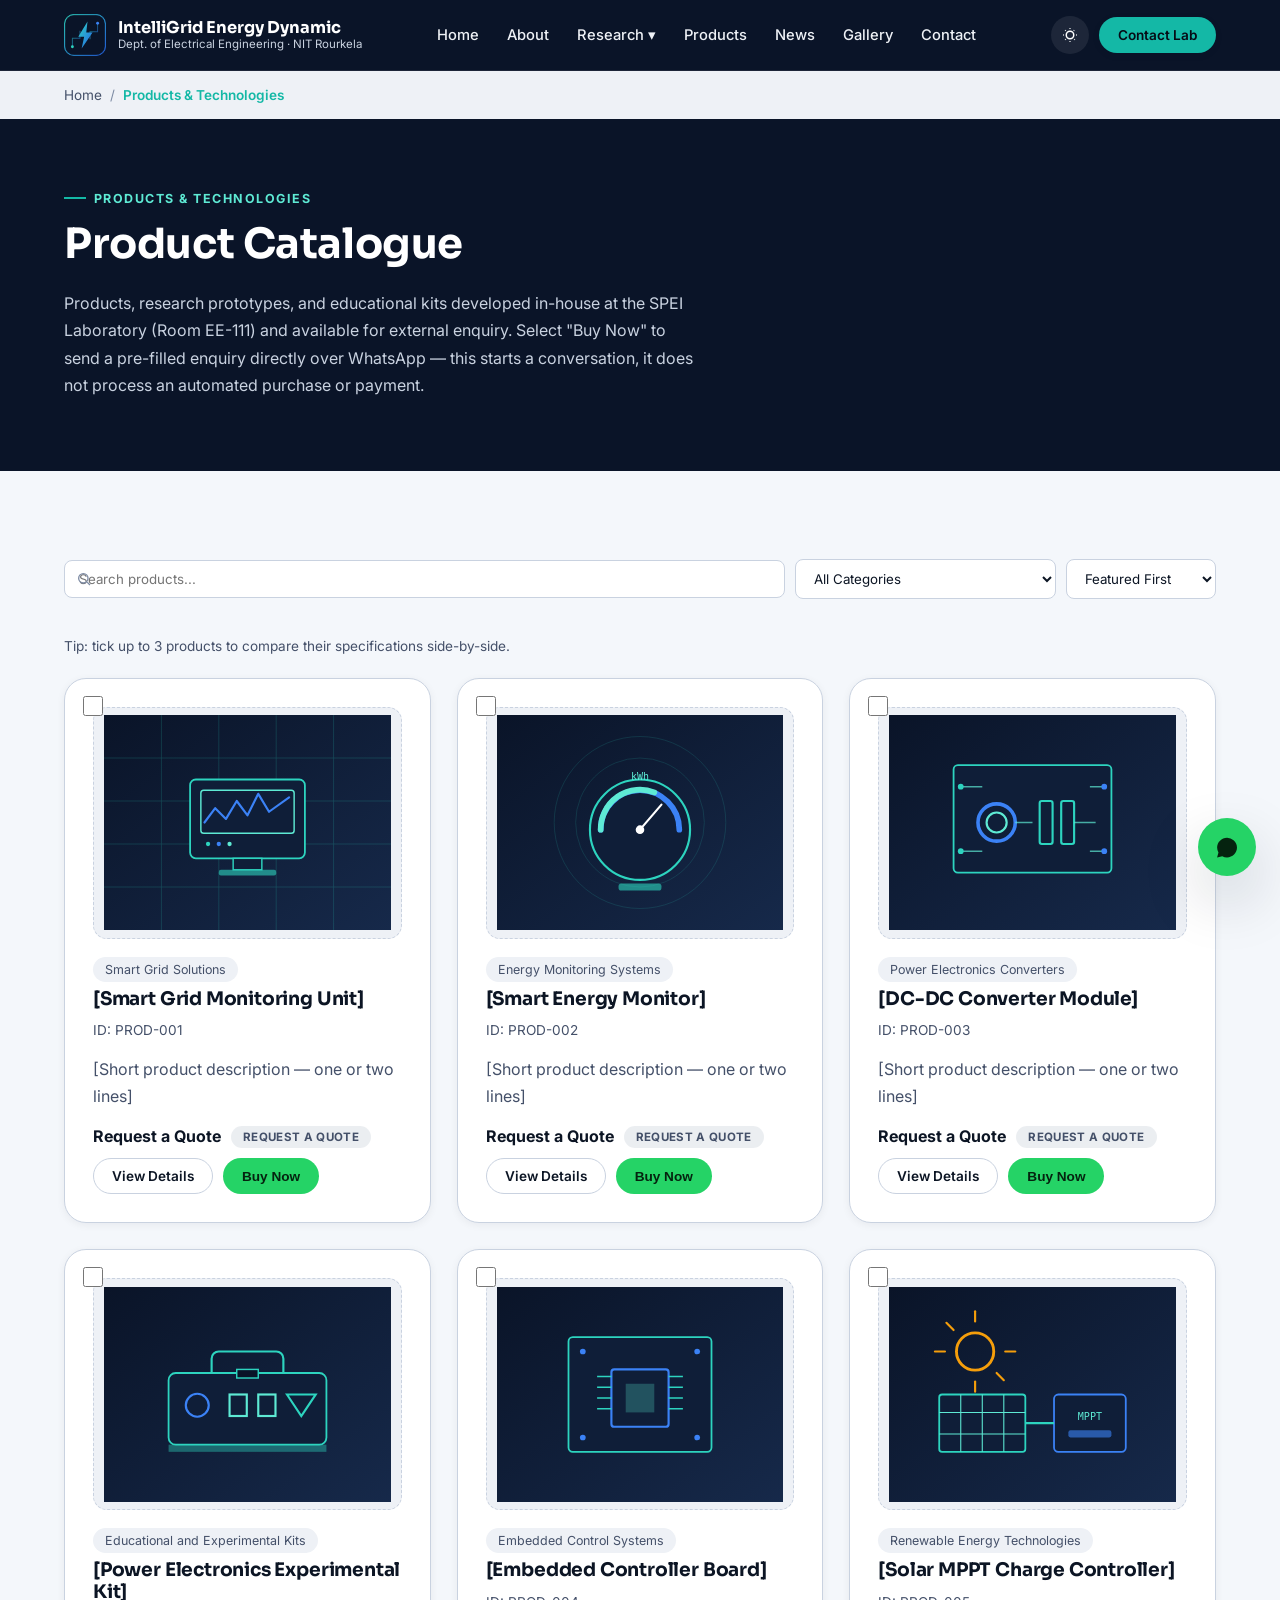
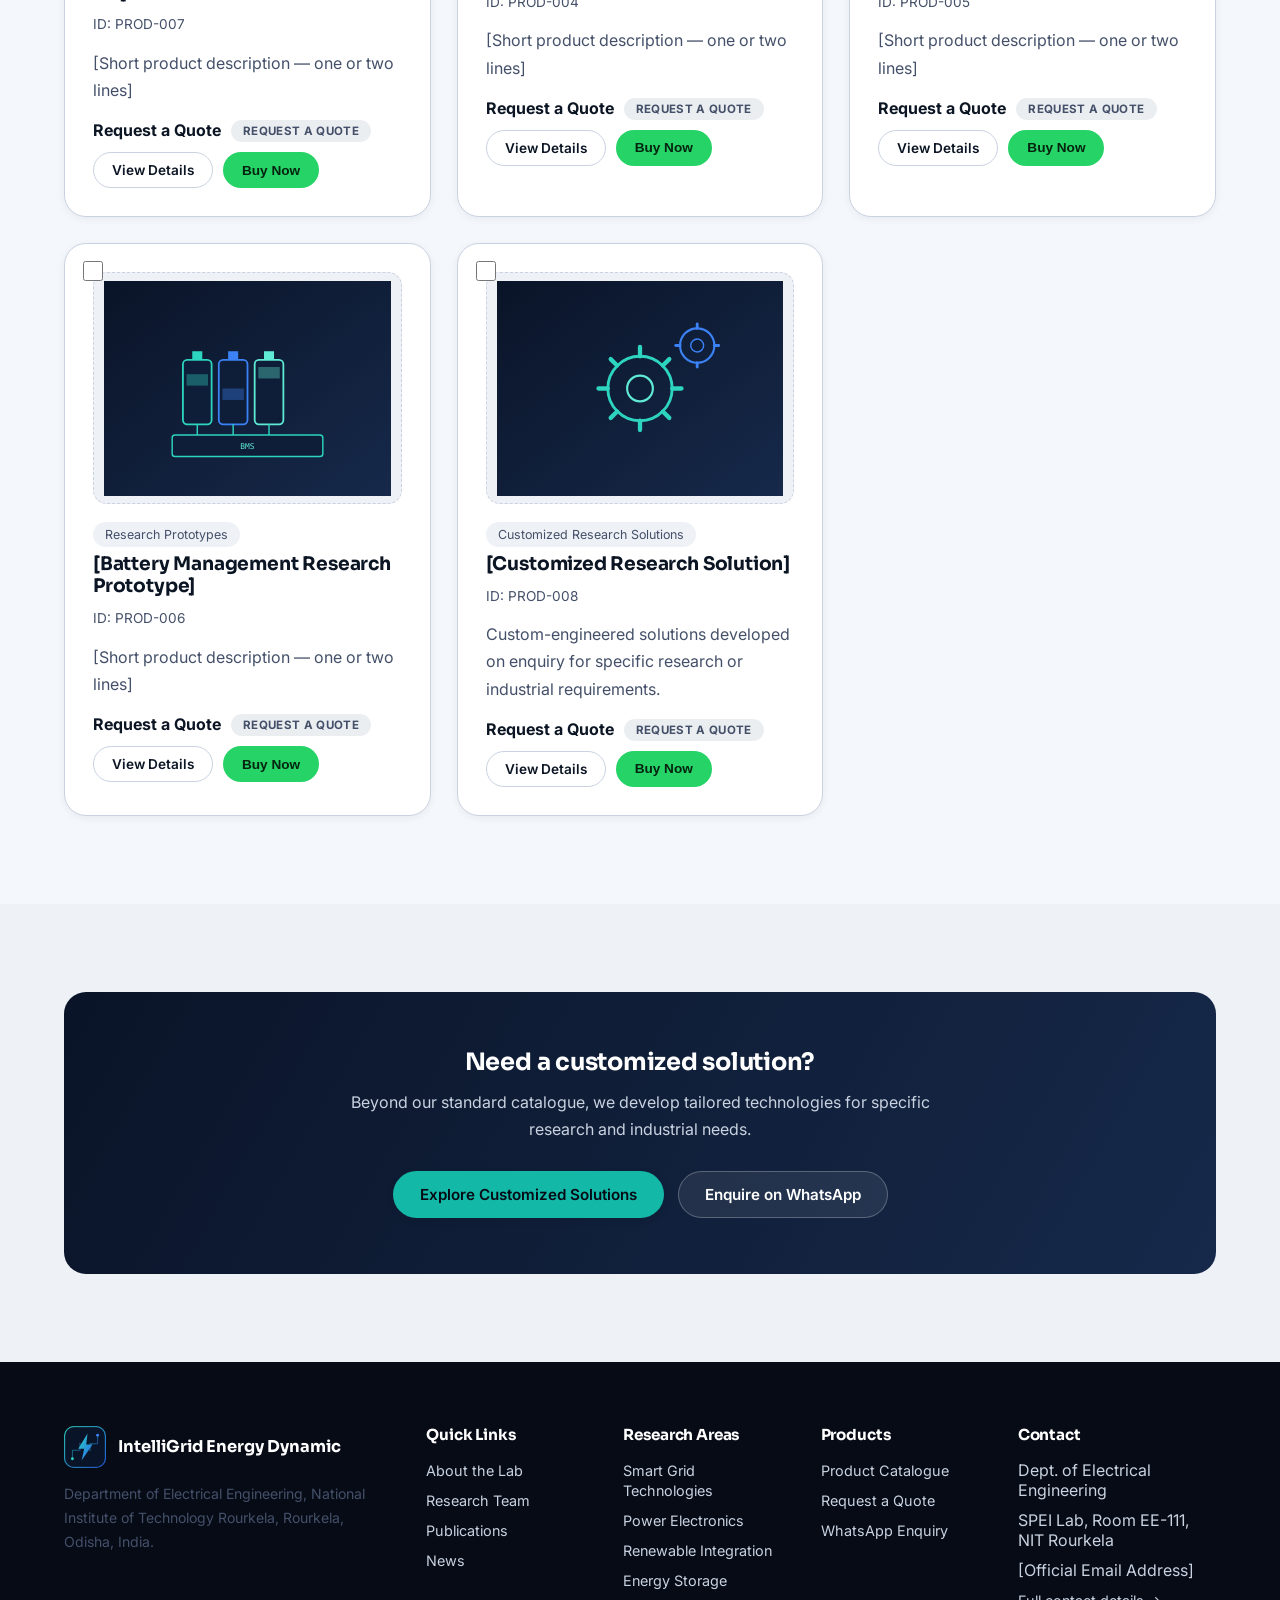
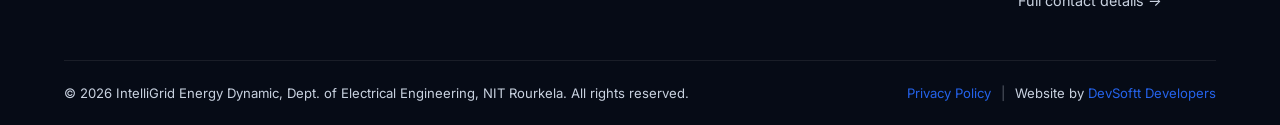
<file: pages/products.html>
<!DOCTYPE html>
<html lang="en">
<head>
<meta charset="UTF-8">
<meta name="viewport" content="width=device-width, initial-scale=1.0">
<title>Products & Technologies | IntelliGrid Energy Dynamic</title>
<meta name="description" content="Product catalogue of laboratory-developed technologies, research prototypes, and educational kits from IntelliGrid Energy Dynamic, NIT Rourkela. Enquire directly via WhatsApp.">
<link rel="preconnect" href="https://fonts.googleapis.com">
<link href="https://fonts.googleapis.com/css2?family=Sora:wght@600;700;800&family=Inter:wght@400;500;600;700&display=swap" rel="stylesheet">
<link rel="icon" type="image/svg+xml" href="../images/logo.svg">
<link rel="stylesheet" href="../css/style.css">
<style>
  .compare-bar {
    position: fixed; bottom: 0; left: 0; right: 0; background: var(--navy-900); color: var(--white);
    padding: 14px 24px; display: none; align-items: center; justify-content: space-between; z-index: 180;
    box-shadow: 0 -8px 30px rgba(0,0,0,0.2);
  }
  .compare-bar.show { display: flex; flex-wrap: wrap; gap: 12px; }
  .compare-chip { background: rgba(255,255,255,0.1); border-radius: 999px; padding: 6px 14px; font-size: 0.82rem; display:flex; align-items:center; gap:8px; }
  .compare-chip button { background:none; border:none; color:var(--grey-300); cursor:pointer; font-size:1rem; line-height:1; }
  .product-checkbox { position:absolute; top:14px; left:14px; z-index:2; width:20px; height:20px; }
  .card.product-card { position:relative; }
  .compare-table { width:100%; border-collapse: collapse; margin-top: 20px; }
  .compare-table th, .compare-table td { border: 1px solid var(--border); padding: 10px 14px; text-align: left; font-size: 0.88rem; }
  .compare-table th { background: var(--surface-alt); }
</style>
</head>
<body>
<a href="#main" class="skip-link">Skip to content</a>

<header class="site-header">
  <div class="nav-wrap">
    <a href="../index.html" class="brand">
      <img src="../images/logo.svg" alt="IntelliGrid Energy Dynamic logo" class="brand-mark" style="border-radius:10px;">
      <span class="brand-text">
        <div class="name">IntelliGrid Energy Dynamic</div>
        <div class="sub">Dept. of Electrical Engineering · NIT Rourkela</div>
      </span>
    </a>
    <ul class="nav-links" id="navLinks">
      <li><a href="../index.html">Home</a></li>
      <li><a href="about.html">About</a></li>
      <li class="has-dropdown">
        <button aria-haspopup="true">Research <span aria-hidden="true">▾</span></button>
        <div class="dropdown">
          <a href="research-areas.html">Research Areas</a>
          <a href="team.html">Research Team</a>
          <a href="facilities.html">Facilities &amp; Instruments</a>
          <a href="projects.html">Research Projects</a>
          <a href="publications.html">Publications</a>
        </div>
      </li>
      <li><a href="products.html">Products</a></li>
      <li><a href="news.html">News</a></li>
      <li><a href="gallery.html">Gallery</a></li>
      <li><a href="contact.html">Contact</a></li>
    </ul>
    <div class="nav-actions">
      <button class="icon-btn" id="themeToggle" title="Toggle light/dark mode" aria-label="Toggle theme">
        <svg width="18" height="18" viewBox="0 0 24 24" fill="none" stroke="currentColor" stroke-width="2"><path d="M12 3v1m0 16v1m9-9h-1M4 12H3m15.36 6.36-.71-.71M6.34 6.34l-.71-.71m12.02 0-.71.71M6.34 17.66l-.71.71M12 7a5 5 0 1 0 0 10 5 5 0 0 0 0-10z"/></svg>
      </button>
      <a href="contact.html" class="btn btn-primary btn-sm">Contact Lab</a>
      <button class="mobile-toggle" aria-label="Open menu">
        <svg width="26" height="26" viewBox="0 0 24 24" fill="none" stroke="currentColor" stroke-width="2"><path d="M4 7h16M4 12h16M4 17h16"/></svg>
      </button>
    </div>
  </div>
</header>

<div class="breadcrumb">
  <div class="container">
    <a href="../index.html">Home</a><span class="sep">/</span><span class="current">Products &amp; Technologies</span>
  </div>
</div>

<div class="page-header">
  <div class="container">
    <div class="eyebrow" style="color:var(--teal-300);">Products &amp; Technologies</div>
    <h1>Product Catalogue</h1>
    <p>Products, research prototypes, and educational kits developed in-house at the SPEI Laboratory (Room EE-111) and available for external enquiry. Select "Buy Now" to send a pre-filled enquiry directly over WhatsApp — this starts a conversation, it does not process an automated purchase or payment.</p>
  </div>
</div>

<main id="main">
  <section>
    <div class="container">
      <div class="filters-bar">
        <div class="search-input-wrap">
          <svg width="16" height="16" viewBox="0 0 24 24" fill="none" stroke="currentColor" stroke-width="2"><circle cx="11" cy="11" r="7"/><path d="m21 21-4.3-4.3"/></svg>
          <input type="text" id="productSearch" placeholder="Search products...">
        </div>
        <select id="categoryFilter">
          <option value="all">All Categories</option>
        </select>
        <select id="sortOrder">
          <option value="featured">Featured First</option>
          <option value="recent">Recently Added</option>
          <option value="name">Name (A–Z)</option>
        </select>
      </div>
      <p class="small" style="margin-bottom:20px;">Tip: tick up to 3 products to compare their specifications side-by-side.</p>
      <div class="grid grid-3" id="productsGrid"></div>
      <p class="small" id="noProducts" style="display:none;">No products match your search/filter.</p>
    </div>
  </section>

  <!-- Comparison section -->
  <section id="compareSection" style="display:none; background:var(--surface-alt);">
    <div class="container">
      <div class="section-head">
        <div class="eyebrow">Comparison</div>
        <h2>Compare Selected Products</h2>
      </div>
      <div style="overflow-x:auto;">
        <table class="compare-table" id="compareTable"></table>
      </div>
    </div>
  </section>

  <section style="background:var(--surface-alt);">
    <div class="container">
      <div class="cta-band">
        <h2>Need a customized solution?</h2>
        <p>Beyond our standard catalogue, we develop tailored technologies for specific research and industrial needs.</p>
        <div class="cta-actions">
          <a href="product-detail.html?id=PROD-008" class="btn btn-primary" id="customCta">Explore Customized Solutions</a>
          <a href="#" class="btn btn-ghost-light" data-whatsapp-general="Hello IntelliGrid Energy Dynamic Laboratory, I would like to discuss a customized research solution.">Enquire on WhatsApp</a>
        </div>
      </div>
    </div>
  </section>
</main>

<footer class="site-footer">
  <div class="container">
    <div class="footer-grid">
      <div class="footer-col">
        <div class="brand" style="margin-bottom:14px;">
          <img src="../images/logo.svg" alt="IntelliGrid Energy Dynamic logo" class="brand-mark" style="border-radius:10px;">
          <span class="brand-text"><div class="name" style="color:#fff;">IntelliGrid Energy Dynamic</div></span>
        </div>
        <p style="font-size:0.88rem;">Department of Electrical Engineering, National Institute of Technology Rourkela, Rourkela, Odisha, India.</p>
      </div>
      <div class="footer-col">
        <h4>Quick Links</h4>
        <ul>
          <li><a href="about.html">About the Lab</a></li>
          <li><a href="team.html">Research Team</a></li>
          <li><a href="publications.html">Publications</a></li>
          <li><a href="news.html">News</a></li>
        </ul>
      </div>
      <div class="footer-col">
        <h4>Research Areas</h4>
        <ul>
          <li><a href="research-areas.html">Smart Grid Technologies</a></li>
          <li><a href="research-areas.html">Power Electronics</a></li>
          <li><a href="research-areas.html">Renewable Integration</a></li>
          <li><a href="research-areas.html">Energy Storage</a></li>
        </ul>
      </div>
      <div class="footer-col">
        <h4>Products</h4>
        <ul>
          <li><a href="products.html">Product Catalogue</a></li>
          <li><a href="products.html">Request a Quote</a></li>
          <li><a href="#" data-whatsapp-general="Hello IntelliGrid Energy Dynamic Laboratory, I would like to enquire about your products.">WhatsApp Enquiry</a></li>
        </ul>
      </div>
      <div class="footer-col">
        <h4>Contact</h4>
        <ul>
          <li>Dept. of Electrical Engineering</li>
          <li>SPEI Lab, Room EE-111, NIT Rourkela</li>
          <li>[Official Email Address]</li>
          <li><a href="contact.html">Full contact details →</a></li>
        </ul>
      </div>
    </div>
    <div class="footer-bottom">
      <div>&copy; <span id="year"></span> IntelliGrid Energy Dynamic, Dept. of Electrical Engineering, NIT Rourkela. All rights reserved.</div>
      <div class="flex gap-10"><a href="privacy.html">Privacy Policy</a><span style="opacity:.4;">|</span><span>Website by <a href="https://devsoftt.in" target="_blank" rel="noopener">DevSoftt Developers</a></span></div>
    </div>
  </div>
</footer>

<button class="back-to-top" aria-label="Back to top">
  <svg width="18" height="18" viewBox="0 0 24 24" fill="none" stroke="currentColor" stroke-width="2"><path d="m18 15-6-6-6 6"/></svg>
</button>
<a href="#" class="floating-whatsapp" data-whatsapp-general="Hello IntelliGrid Energy Dynamic Laboratory, I would like to enquire about your research/products." aria-label="Chat on WhatsApp">
  <svg width="28" height="28" viewBox="0 0 24 24" fill="currentColor"><path d="M17.6 6.32A8.86 8.86 0 0 0 12.05 4c-4.7 0-8.51 3.79-8.51 8.47a8.36 8.36 0 0 0 1.14 4.24L3.5 21l4.42-1.15a8.6 8.6 0 0 0 4.12 1.05h.01c4.7 0 8.51-3.79 8.51-8.47a8.35 8.35 0 0 0-2.96-6.11Z"/></svg>
</a>

<!-- Compare bar -->
<div class="compare-bar" id="compareBar">
  <div class="flex gap-10 wrap" id="compareChips"></div>
  <div class="flex gap-10">
    <button class="btn btn-primary btn-sm" id="compareBtn">Compare</button>
    <button class="btn btn-ghost-light btn-sm" id="clearCompareBtn">Clear</button>
  </div>
</div>

<!-- WhatsApp Enquiry Modal (shared) -->
<div class="modal-overlay" id="enquiryModal">
  <div class="modal-box">
    <button class="modal-close" data-close-modal aria-label="Close">
      <svg width="16" height="16" viewBox="0 0 24 24" fill="none" stroke="currentColor" stroke-width="2"><path d="M18 6 6 18M6 6l12 12"/></svg>
    </button>
    <h3>Product Enquiry</h3>
    <p class="small">Review the details below, fill in your information, and we'll open WhatsApp with a pre-filled message. You'll still need to press Send.</p>
    <div class="modal-product-preview">
      <div class="p-image"></div>
      <div>
        <div class="p-name" style="font-weight:700;"></div>
        <div class="p-meta small"></div>
      </div>
    </div>
    <form id="enquiryForm" novalidate>
      <div class="form-field">
        <label>Full Name <span class="req">*</span></label>
        <input type="text" name="customerName" required>
        <div class="form-error">Please enter your name.</div>
      </div>
      <div class="form-field">
        <label>Institution / Organization</label>
        <input type="text" name="institution">
      </div>
      <div class="form-field">
        <label>Quantity <span class="req">*</span></label>
        <input type="number" name="quantity" min="1" value="1" required>
        <div class="form-error">Please enter a quantity.</div>
      </div>
      <div class="form-field">
        <label>Email Address <span class="req">*</span></label>
        <input type="email" name="email" required>
        <div class="form-error">Please enter a valid email.</div>
      </div>
      <div class="form-field">
        <label>Additional Requirements</label>
        <textarea name="message" placeholder="Any specific requirements, delivery location, etc."></textarea>
      </div>
      <p class="form-note">By submitting, a WhatsApp chat will open with your enquiry pre-filled to +91 94333 79717. We do not collect payment information here — your enquiry is only sent once you press Send in WhatsApp. See our <a href="privacy.html">Privacy Policy</a>.</p>
      <button type="submit" class="btn btn-whatsapp btn-block">
        <svg width="18" height="18" viewBox="0 0 24 24" fill="currentColor"><path d="M17.6 6.32A8.86 8.86 0 0 0 12.05 4c-4.7 0-8.51 3.79-8.51 8.47a8.36 8.36 0 0 0 1.14 4.24L3.5 21l4.42-1.15a8.6 8.6 0 0 0 4.12 1.05h.01c4.7 0 8.51-3.79 8.51-8.47a8.35 8.35 0 0 0-2.96-6.11Z"/></svg>
        Continue to WhatsApp
      </button>
      <div id="enquiryConfirm" class="placeholder-note" style="display:none; margin-top:14px;">
        WhatsApp should now be opening in a new tab with your enquiry pre-filled. Please review and press <strong>Send</strong> there to complete your enquiry.
        <br><a id="enquiryFallbackLink" href="#" target="_blank" style="display:none; margin-top:8px;" class="btn btn-whatsapp btn-sm">Open WhatsApp manually</a>
      </div>
    </form>
  </div>
</div>

<script src="../data/content.js"></script>
<script src="../js/main.js"></script>
<script>
  document.querySelector("#year").textContent = new Date().getFullYear();
  document.querySelector("#customCta").addEventListener("click", () => { window.location.href = "product-detail.html?id=PROD-008"; });

  let compareSelection = [];

  function availabilityBadge(p) {
    return p.availability === "In Stock"
      ? `<span class="badge badge-instock">${p.availability}</span>`
      : `<span class="badge badge-quote">${p.availability || "Request a Quote"}</span>`;
  }

  function productCard(p) {
    return `
      <div class="card product-card reveal-on-scroll" data-category="${p.category}" data-name="${p.name.toLowerCase()}">
        <input type="checkbox" class="product-checkbox" data-id="${p.id}" title="Select to compare">
        <div class="person-photo" style="aspect-ratio:4/3;">${p.image ? `<img src="${ASSET_PREFIX}${p.image}" alt="${p.name}">` : "Product image pending"}</div>
        <span class="tag">${p.category}</span>
        <h3>${p.name}</h3>
        <p class="small">ID: ${p.id}</p>
        <p>${p.shortDesc}</p>
        <div class="flex gap-10 wrap" style="margin:10px 0;">
          <strong>${p.price || "Request a Quote"}</strong>
          ${availabilityBadge(p)}
        </div>
        <div class="flex gap-10 wrap">
          <a href="product-detail.html?id=${p.id}" class="btn btn-outline btn-sm">View Details</a>
          <button class="btn btn-whatsapp btn-sm" data-buy-now data-product='${JSON.stringify(p).replace(/'/g, "&apos;")}'>Buy Now</button>
        </div>
      </div>
    `;
  }

  function applyFiltersAndRender() {
    const q = document.querySelector("#productSearch").value.toLowerCase();
    const cat = document.querySelector("#categoryFilter").value;
    const sort = document.querySelector("#sortOrder").value;

    let items = SITE_DATA.products.filter(p =>
      (cat === "all" || p.category === cat) &&
      (p.name.toLowerCase().includes(q) || p.shortDesc.toLowerCase().includes(q) || p.category.toLowerCase().includes(q))
    );

    if (sort === "featured") items = items.slice().sort((a,b) => (b.featured?1:0) - (a.featured?1:0));
    if (sort === "recent") items = items.slice().sort((a,b) => new Date(b.dateAdded) - new Date(a.dateAdded));
    if (sort === "name") items = items.slice().sort((a,b) => a.name.localeCompare(b.name));

    const grid = document.querySelector("#productsGrid");
    grid.innerHTML = items.map(productCard).join("");
    document.querySelector("#noProducts").style.display = items.length ? "none" : "block";
    initReveal();
    wireCardEvents();
  }

  function wireCardEvents() {
    document.querySelectorAll("[data-buy-now]").forEach(btn => {
      btn.addEventListener("click", () => {
        const product = JSON.parse(btn.dataset.product.replace(/&apos;/g, "'"));
        openEnquiryModal(product);
      });
    });
    document.querySelectorAll(".product-checkbox").forEach(box => {
      box.checked = compareSelection.includes(box.dataset.id);
      box.addEventListener("change", () => {
        if (box.checked) {
          if (compareSelection.length >= 3) { box.checked = false; alert("You can compare up to 3 products at a time."); return; }
          compareSelection.push(box.dataset.id);
        } else {
          compareSelection = compareSelection.filter(id => id !== box.dataset.id);
        }
        updateCompareBar();
      });
    });
  }

  function updateCompareBar() {
    const bar = document.querySelector("#compareBar");
    const chips = document.querySelector("#compareChips");
    if (!compareSelection.length) { bar.classList.remove("show"); document.querySelector("#compareSection").style.display = "none"; return; }
    bar.classList.add("show");
    chips.innerHTML = compareSelection.map(id => {
      const p = SITE_DATA.products.find(x => x.id === id);
      return `<span class="compare-chip">${p.name} <button data-remove="${id}">×</button></span>`;
    }).join("");
    chips.querySelectorAll("[data-remove]").forEach(btn => {
      btn.addEventListener("click", () => {
        compareSelection = compareSelection.filter(id => id !== btn.dataset.remove);
        updateCompareBar();
        document.querySelectorAll(".product-checkbox").forEach(box => box.checked = compareSelection.includes(box.dataset.id));
      });
    });
  }

  document.querySelector("#compareBtn").addEventListener("click", () => {
    if (compareSelection.length < 2) { alert("Select at least 2 products to compare."); return; }
    const products = compareSelection.map(id => SITE_DATA.products.find(p => p.id === id));
    const allSpecKeys = [...new Set(products.flatMap(p => Object.keys(p.specs || {})))];
    let html = `<tr><th>Attribute</th>${products.map(p => `<th>${p.name}</th>`).join("")}</tr>`;
    html += `<tr><td>Category</td>${products.map(p => `<td>${p.category}</td>`).join("")}</tr>`;
    html += `<tr><td>Price</td>${products.map(p => `<td>${p.price || "Request a Quote"}</td>`).join("")}</tr>`;
    html += `<tr><td>Availability</td>${products.map(p => `<td>${p.availability}</td>`).join("")}</tr>`;
    allSpecKeys.forEach(key => {
      html += `<tr><td>${key}</td>${products.map(p => `<td>${(p.specs && p.specs[key]) || "—"}</td>`).join("")}</tr>`;
    });
    document.querySelector("#compareTable").innerHTML = html;
    document.querySelector("#compareSection").style.display = "block";
    document.querySelector("#compareSection").scrollIntoView({ behavior: "smooth" });
  });

  document.querySelector("#clearCompareBtn").addEventListener("click", () => {
    compareSelection = [];
    updateCompareBar();
    document.querySelectorAll(".product-checkbox").forEach(box => box.checked = false);
  });

  // Populate category filter
  const categories = [...new Set(SITE_DATA.products.map(p => p.category))];
  const catSelect = document.querySelector("#categoryFilter");
  categories.forEach(cat => {
    const opt = document.createElement("option");
    opt.value = cat; opt.textContent = cat;
    catSelect.appendChild(opt);
  });

  document.querySelector("#productSearch").addEventListener("input", applyFiltersAndRender);
  document.querySelector("#categoryFilter").addEventListener("change", applyFiltersAndRender);
  document.querySelector("#sortOrder").addEventListener("change", applyFiltersAndRender);

  applyFiltersAndRender();
</script>
</body>
</html>
</file>
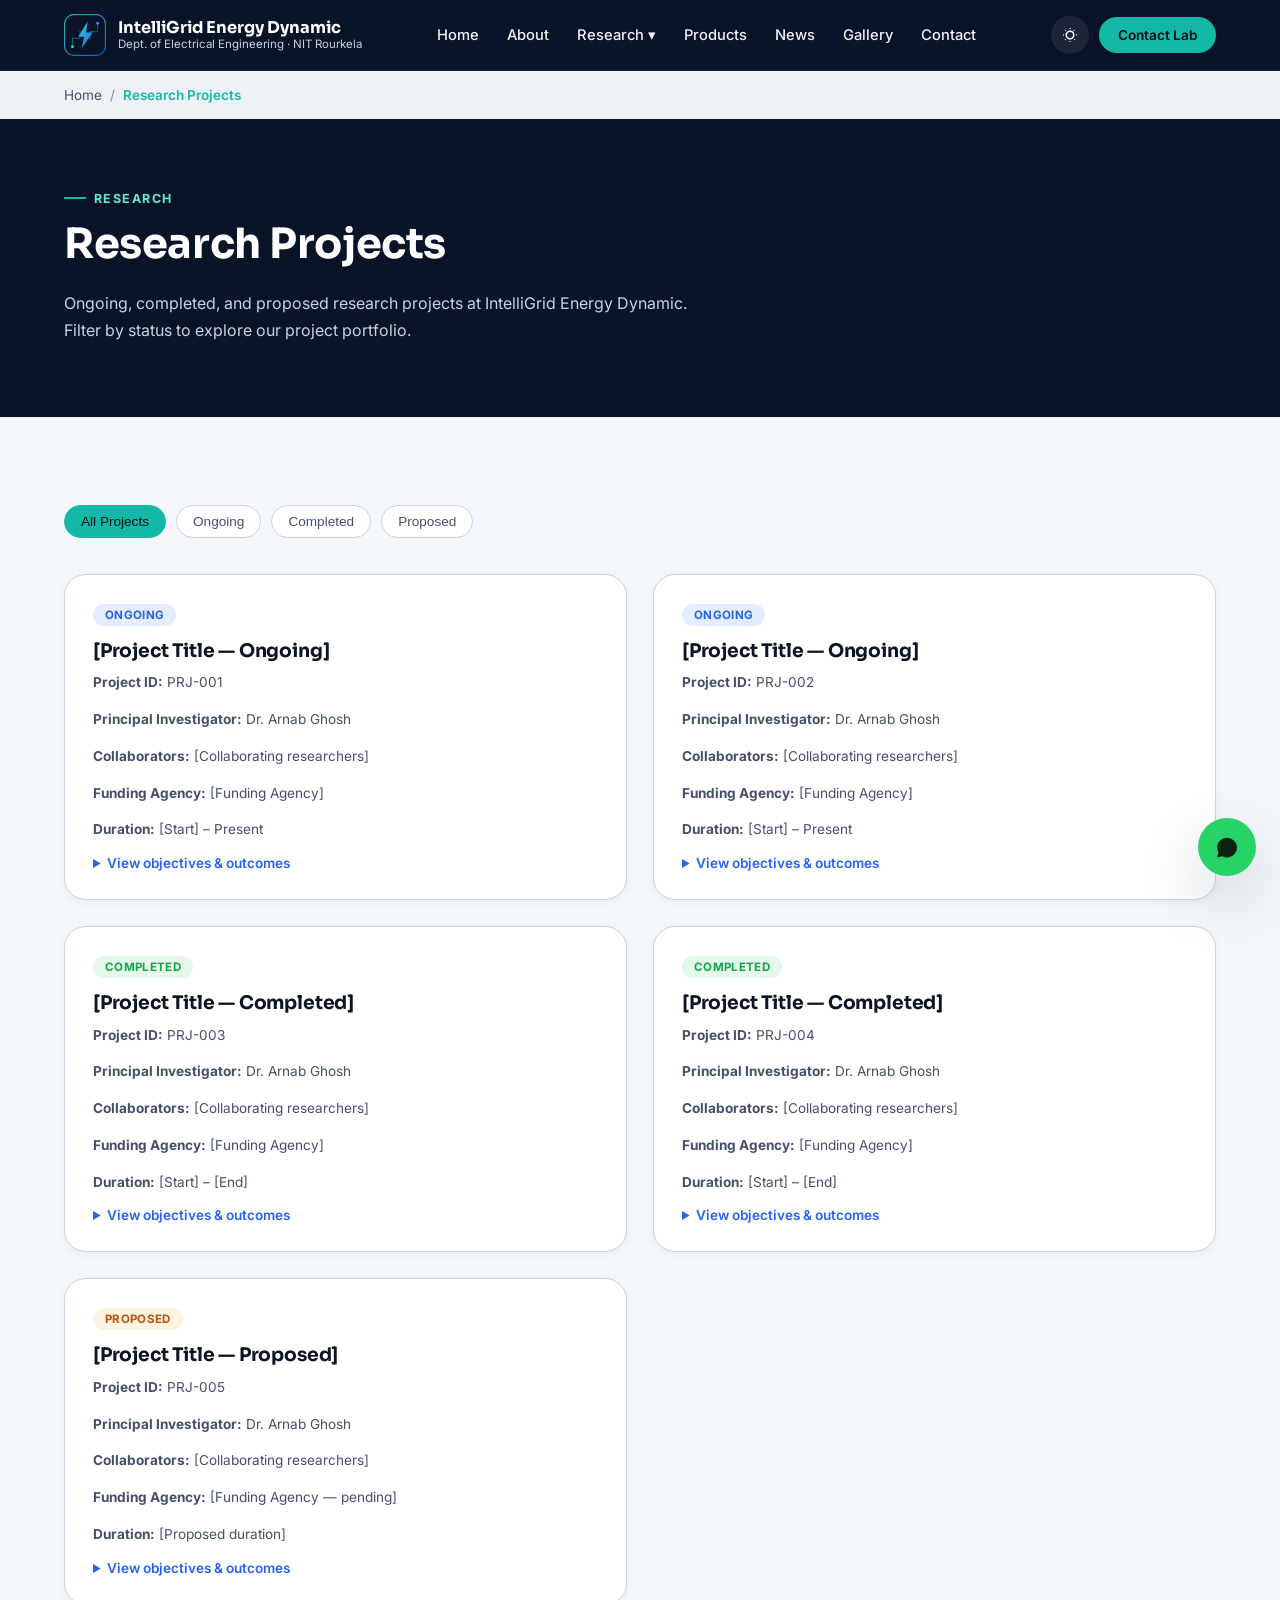
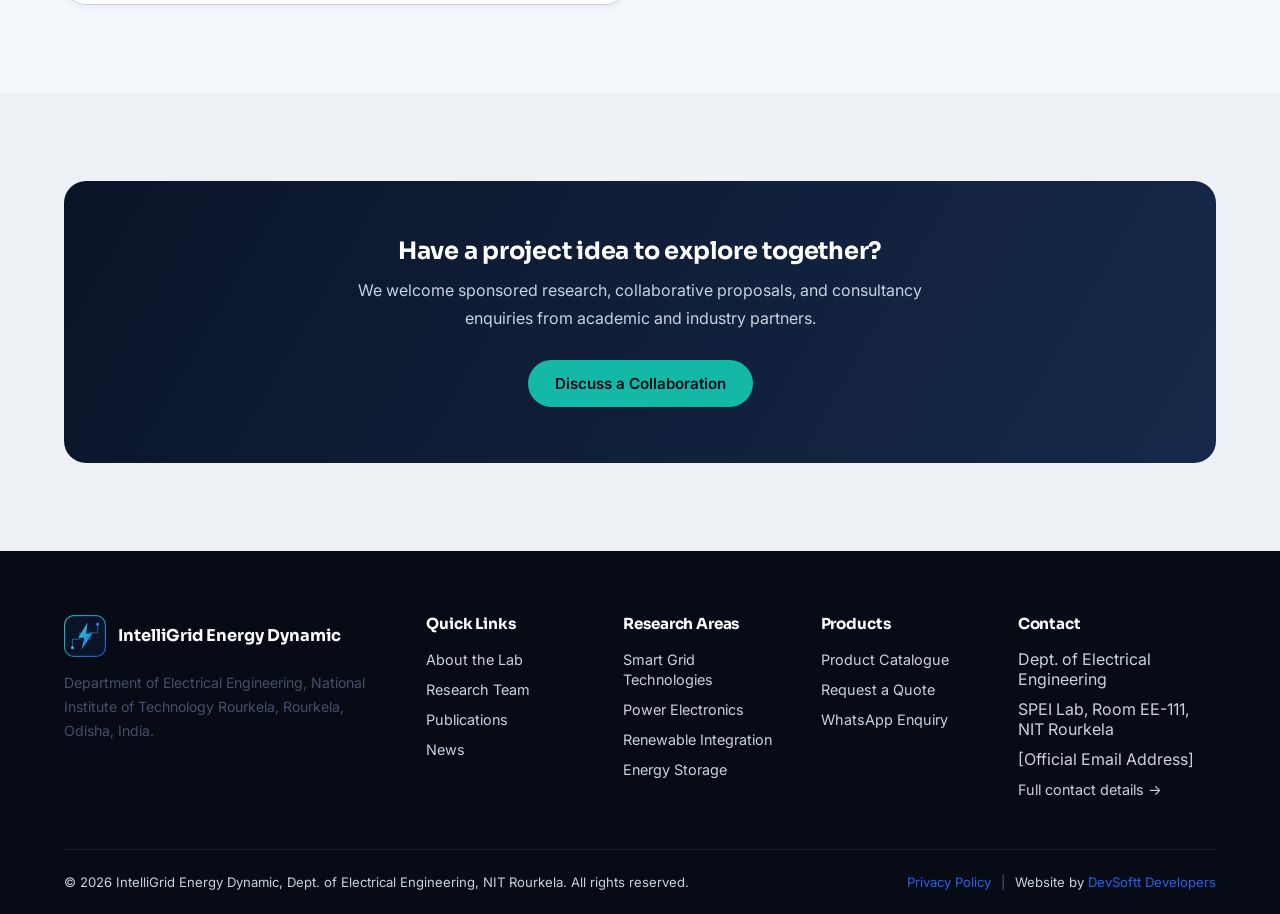
<file: pages/projects.html>
<!DOCTYPE html>
<html lang="en">
<head>
<meta charset="UTF-8">
<meta name="viewport" content="width=device-width, initial-scale=1.0">
<title>Research Projects | IntelliGrid Energy Dynamic</title>
<meta name="description" content="Ongoing, completed, and proposed research projects at IntelliGrid Energy Dynamic, Department of Electrical Engineering, NIT Rourkela.">
<link rel="preconnect" href="https://fonts.googleapis.com">
<link href="https://fonts.googleapis.com/css2?family=Sora:wght@600;700;800&family=Inter:wght@400;500;600;700&display=swap" rel="stylesheet">
<link rel="icon" type="image/svg+xml" href="../images/logo.svg">
<link rel="stylesheet" href="../css/style.css">
</head>
<body>
<a href="#main" class="skip-link">Skip to content</a>

<header class="site-header">
  <div class="nav-wrap">
    <a href="../index.html" class="brand">
      <img src="../images/logo.svg" alt="IntelliGrid Energy Dynamic logo" class="brand-mark" style="border-radius:10px;">
      <span class="brand-text">
        <div class="name">IntelliGrid Energy Dynamic</div>
        <div class="sub">Dept. of Electrical Engineering · NIT Rourkela</div>
      </span>
    </a>
    <ul class="nav-links" id="navLinks">
      <li><a href="../index.html">Home</a></li>
      <li><a href="about.html">About</a></li>
      <li class="has-dropdown">
        <button aria-haspopup="true">Research <span aria-hidden="true">▾</span></button>
        <div class="dropdown">
          <a href="research-areas.html">Research Areas</a>
          <a href="team.html">Research Team</a>
          <a href="facilities.html">Facilities &amp; Instruments</a>
          <a href="projects.html">Research Projects</a>
          <a href="publications.html">Publications</a>
        </div>
      </li>
      <li><a href="products.html">Products</a></li>
      <li><a href="news.html">News</a></li>
      <li><a href="gallery.html">Gallery</a></li>
      <li><a href="contact.html">Contact</a></li>
    </ul>
    <div class="nav-actions">
      <button class="icon-btn" id="themeToggle" title="Toggle light/dark mode" aria-label="Toggle theme">
        <svg width="18" height="18" viewBox="0 0 24 24" fill="none" stroke="currentColor" stroke-width="2"><path d="M12 3v1m0 16v1m9-9h-1M4 12H3m15.36 6.36-.71-.71M6.34 6.34l-.71-.71m12.02 0-.71.71M6.34 17.66l-.71.71M12 7a5 5 0 1 0 0 10 5 5 0 0 0 0-10z"/></svg>
      </button>
      <a href="contact.html" class="btn btn-primary btn-sm">Contact Lab</a>
      <button class="mobile-toggle" aria-label="Open menu">
        <svg width="26" height="26" viewBox="0 0 24 24" fill="none" stroke="currentColor" stroke-width="2"><path d="M4 7h16M4 12h16M4 17h16"/></svg>
      </button>
    </div>
  </div>
</header>

<div class="breadcrumb">
  <div class="container">
    <a href="../index.html">Home</a><span class="sep">/</span><span class="current">Research Projects</span>
  </div>
</div>

<div class="page-header">
  <div class="container">
    <div class="eyebrow" style="color:var(--teal-300);">Research</div>
    <h1>Research Projects</h1>
    <p>Ongoing, completed, and proposed research projects at IntelliGrid Energy Dynamic. Filter by status to explore our project portfolio.</p>
  </div>
</div>

<main id="main">
  <section>
    <div class="container">
      <div class="filters-bar">
        <button class="filter-chip active" data-filter="all">All Projects</button>
        <button class="filter-chip" data-filter="ongoing">Ongoing</button>
        <button class="filter-chip" data-filter="completed">Completed</button>
        <button class="filter-chip" data-filter="proposed">Proposed</button>
      </div>
      <div class="grid grid-2" id="projectsGrid"></div>
    </div>
  </section>

  <section style="background:var(--surface-alt);">
    <div class="container">
      <div class="cta-band">
        <h2>Have a project idea to explore together?</h2>
        <p>We welcome sponsored research, collaborative proposals, and consultancy enquiries from academic and industry partners.</p>
        <div class="cta-actions">
          <a href="contact.html" class="btn btn-primary">Discuss a Collaboration</a>
        </div>
      </div>
    </div>
  </section>
</main>

<footer class="site-footer">
  <div class="container">
    <div class="footer-grid">
      <div class="footer-col">
        <div class="brand" style="margin-bottom:14px;">
          <img src="../images/logo.svg" alt="IntelliGrid Energy Dynamic logo" class="brand-mark" style="border-radius:10px;">
          <span class="brand-text"><div class="name" style="color:#fff;">IntelliGrid Energy Dynamic</div></span>
        </div>
        <p style="font-size:0.88rem;">Department of Electrical Engineering, National Institute of Technology Rourkela, Rourkela, Odisha, India.</p>
      </div>
      <div class="footer-col">
        <h4>Quick Links</h4>
        <ul>
          <li><a href="about.html">About the Lab</a></li>
          <li><a href="team.html">Research Team</a></li>
          <li><a href="publications.html">Publications</a></li>
          <li><a href="news.html">News</a></li>
        </ul>
      </div>
      <div class="footer-col">
        <h4>Research Areas</h4>
        <ul>
          <li><a href="research-areas.html">Smart Grid Technologies</a></li>
          <li><a href="research-areas.html">Power Electronics</a></li>
          <li><a href="research-areas.html">Renewable Integration</a></li>
          <li><a href="research-areas.html">Energy Storage</a></li>
        </ul>
      </div>
      <div class="footer-col">
        <h4>Products</h4>
        <ul>
          <li><a href="products.html">Product Catalogue</a></li>
          <li><a href="products.html">Request a Quote</a></li>
          <li><a href="#" data-whatsapp-general="Hello IntelliGrid Energy Dynamic Laboratory, I would like to enquire about your products.">WhatsApp Enquiry</a></li>
        </ul>
      </div>
      <div class="footer-col">
        <h4>Contact</h4>
        <ul>
          <li>Dept. of Electrical Engineering</li>
          <li>SPEI Lab, Room EE-111, NIT Rourkela</li>
          <li>[Official Email Address]</li>
          <li><a href="contact.html">Full contact details →</a></li>
        </ul>
      </div>
    </div>
    <div class="footer-bottom">
      <div>&copy; <span id="year"></span> IntelliGrid Energy Dynamic, Dept. of Electrical Engineering, NIT Rourkela. All rights reserved.</div>
      <div class="flex gap-10"><a href="privacy.html">Privacy Policy</a><span style="opacity:.4;">|</span><span>Website by <a href="https://devsoftt.in" target="_blank" rel="noopener">DevSoftt Developers</a></span></div>
    </div>
  </div>
</footer>

<button class="back-to-top" aria-label="Back to top">
  <svg width="18" height="18" viewBox="0 0 24 24" fill="none" stroke="currentColor" stroke-width="2"><path d="m18 15-6-6-6 6"/></svg>
</button>
<a href="#" class="floating-whatsapp" data-whatsapp-general="Hello IntelliGrid Energy Dynamic Laboratory, I would like to enquire about your research/products." aria-label="Chat on WhatsApp">
  <svg width="28" height="28" viewBox="0 0 24 24" fill="currentColor"><path d="M17.6 6.32A8.86 8.86 0 0 0 12.05 4c-4.7 0-8.51 3.79-8.51 8.47a8.36 8.36 0 0 0 1.14 4.24L3.5 21l4.42-1.15a8.6 8.6 0 0 0 4.12 1.05h.01c4.7 0 8.51-3.79 8.51-8.47a8.35 8.35 0 0 0-2.96-6.11Z"/></svg>
</a>

<script src="../data/content.js"></script>
<script src="../js/main.js"></script>
<script>
  document.querySelector("#year").textContent = new Date().getFullYear();

  const PROJECTS = [
    { id: "PRJ-001", title: "[Project Title — Ongoing]", status: "ongoing", pi: "Dr. Arnab Ghosh", collaborators: "[Collaborating researchers]", agency: "[Funding Agency]", duration: "[Start] – Present", objectives: "[Research objectives — placeholder]", outcomes: "[Major outcomes — to be added as available]", publications: "[Related publications — to be linked]" },
    { id: "PRJ-002", title: "[Project Title — Ongoing]", status: "ongoing", pi: "Dr. Arnab Ghosh", collaborators: "[Collaborating researchers]", agency: "[Funding Agency]", duration: "[Start] – Present", objectives: "[Research objectives — placeholder]", outcomes: "[Major outcomes — to be added as available]", publications: "[Related publications — to be linked]" },
    { id: "PRJ-003", title: "[Project Title — Completed]", status: "completed", pi: "Dr. Arnab Ghosh", collaborators: "[Collaborating researchers]", agency: "[Funding Agency]", duration: "[Start] – [End]", objectives: "[Research objectives — placeholder]", outcomes: "[Major outcomes — placeholder]", publications: "[Related publications — to be linked]" },
    { id: "PRJ-004", title: "[Project Title — Completed]", status: "completed", pi: "Dr. Arnab Ghosh", collaborators: "[Collaborating researchers]", agency: "[Funding Agency]", duration: "[Start] – [End]", objectives: "[Research objectives — placeholder]", outcomes: "[Major outcomes — placeholder]", publications: "[Related publications — to be linked]" },
    { id: "PRJ-005", title: "[Project Title — Proposed]", status: "proposed", pi: "Dr. Arnab Ghosh", collaborators: "[Collaborating researchers]", agency: "[Funding Agency — pending]", duration: "[Proposed duration]", objectives: "[Research objectives — placeholder]", outcomes: "Not yet applicable (proposed)", publications: "Not yet applicable (proposed)" }
  ];

  function projectCard(p) {
    return `
      <div class="card reveal-on-scroll" data-status="${p.status}">
        <span class="badge badge-${p.status}">${p.status}</span>
        <h3 style="margin-top:14px;">${p.title}</h3>
        <p class="small"><strong>Project ID:</strong> ${p.id}</p>
        <p class="small"><strong>Principal Investigator:</strong> ${p.pi}</p>
        <p class="small"><strong>Collaborators:</strong> ${p.collaborators}</p>
        <p class="small"><strong>Funding Agency:</strong> ${p.agency}</p>
        <p class="small"><strong>Duration:</strong> ${p.duration}</p>
        <details>
          <summary class="small" style="cursor:pointer; color:var(--accent-strong); font-weight:600;">View objectives &amp; outcomes</summary>
          <div style="margin-top:12px;">
            <p class="small"><strong>Objectives:</strong> ${p.objectives}</p>
            <p class="small"><strong>Major Outcomes:</strong> ${p.outcomes}</p>
            <p class="small"><strong>Related Publications:</strong> ${p.publications}</p>
          </div>
        </details>
      </div>
    `;
  }

  document.querySelector("#projectsGrid").innerHTML = PROJECTS.map(projectCard).join("");
  initReveal();
  initFilterChips(".filters-bar", "#projectsGrid > div", "status");
</script>
</body>
</html>
</file>
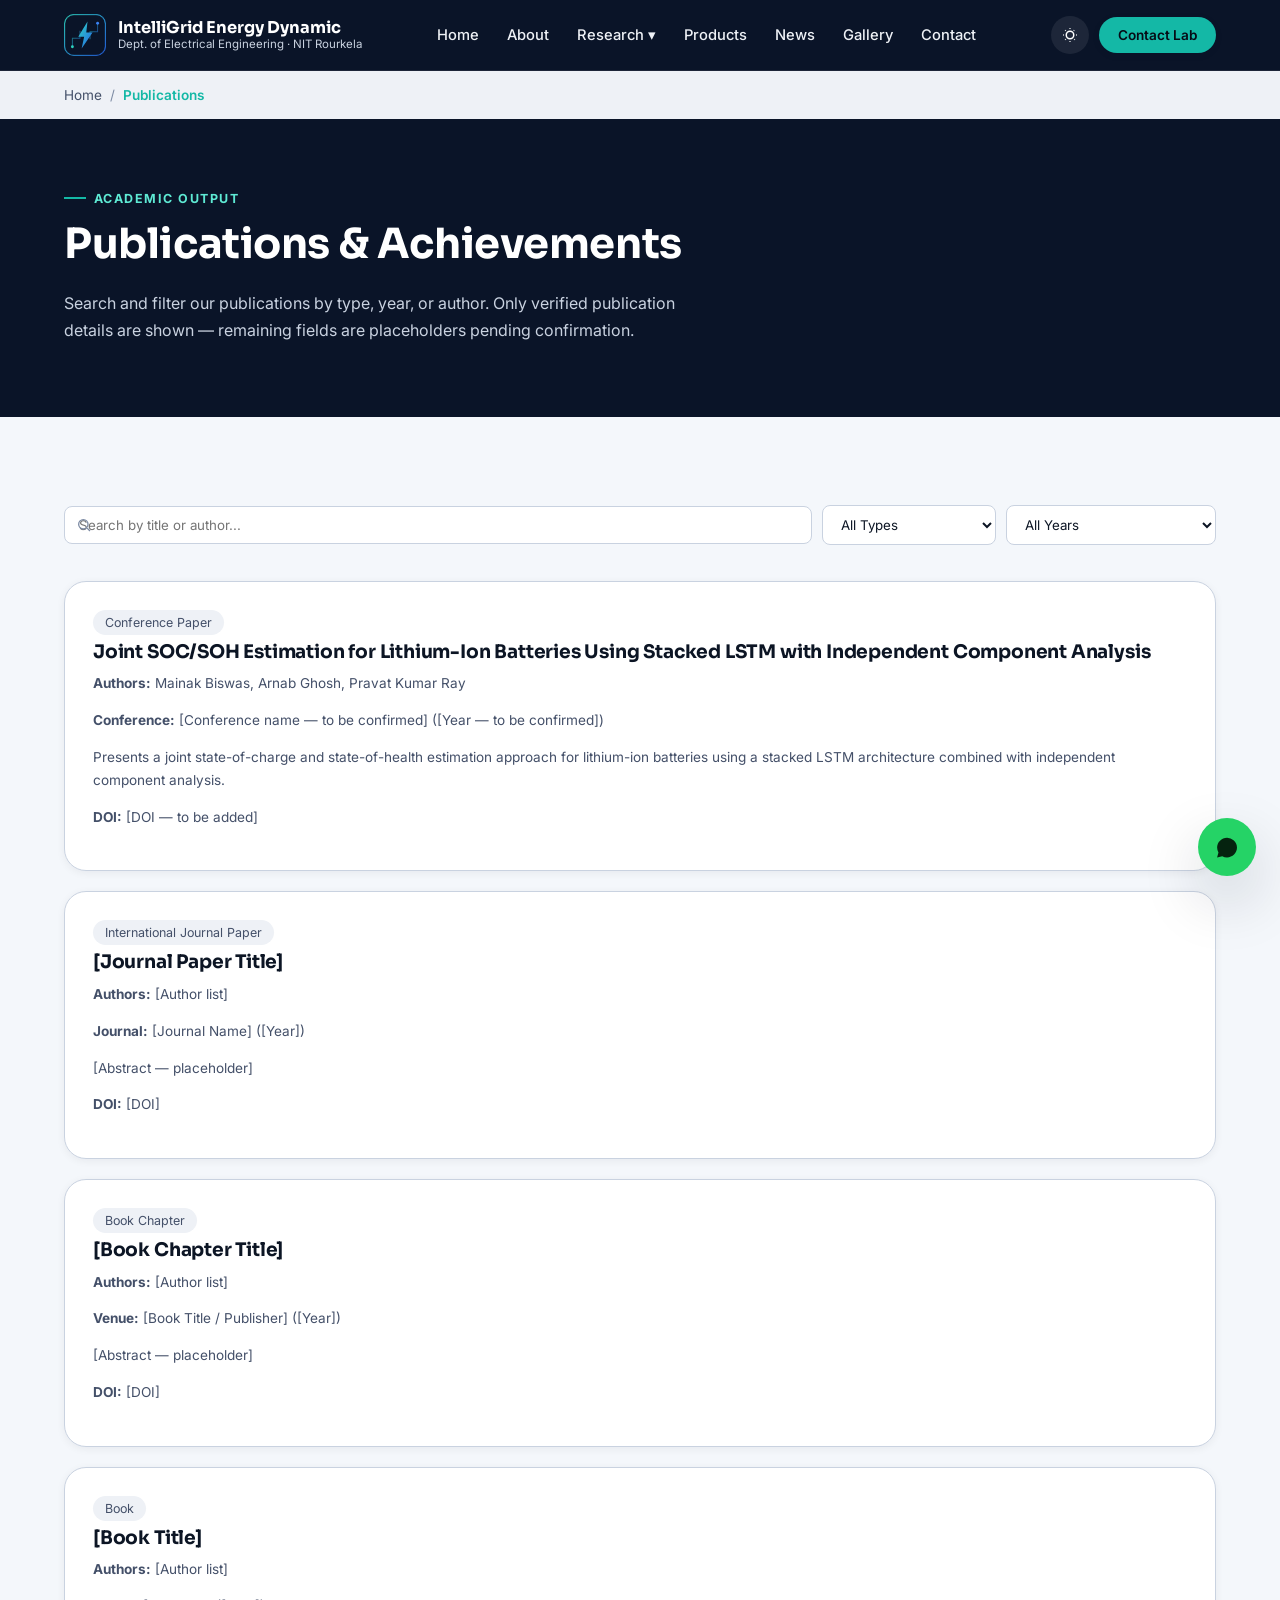
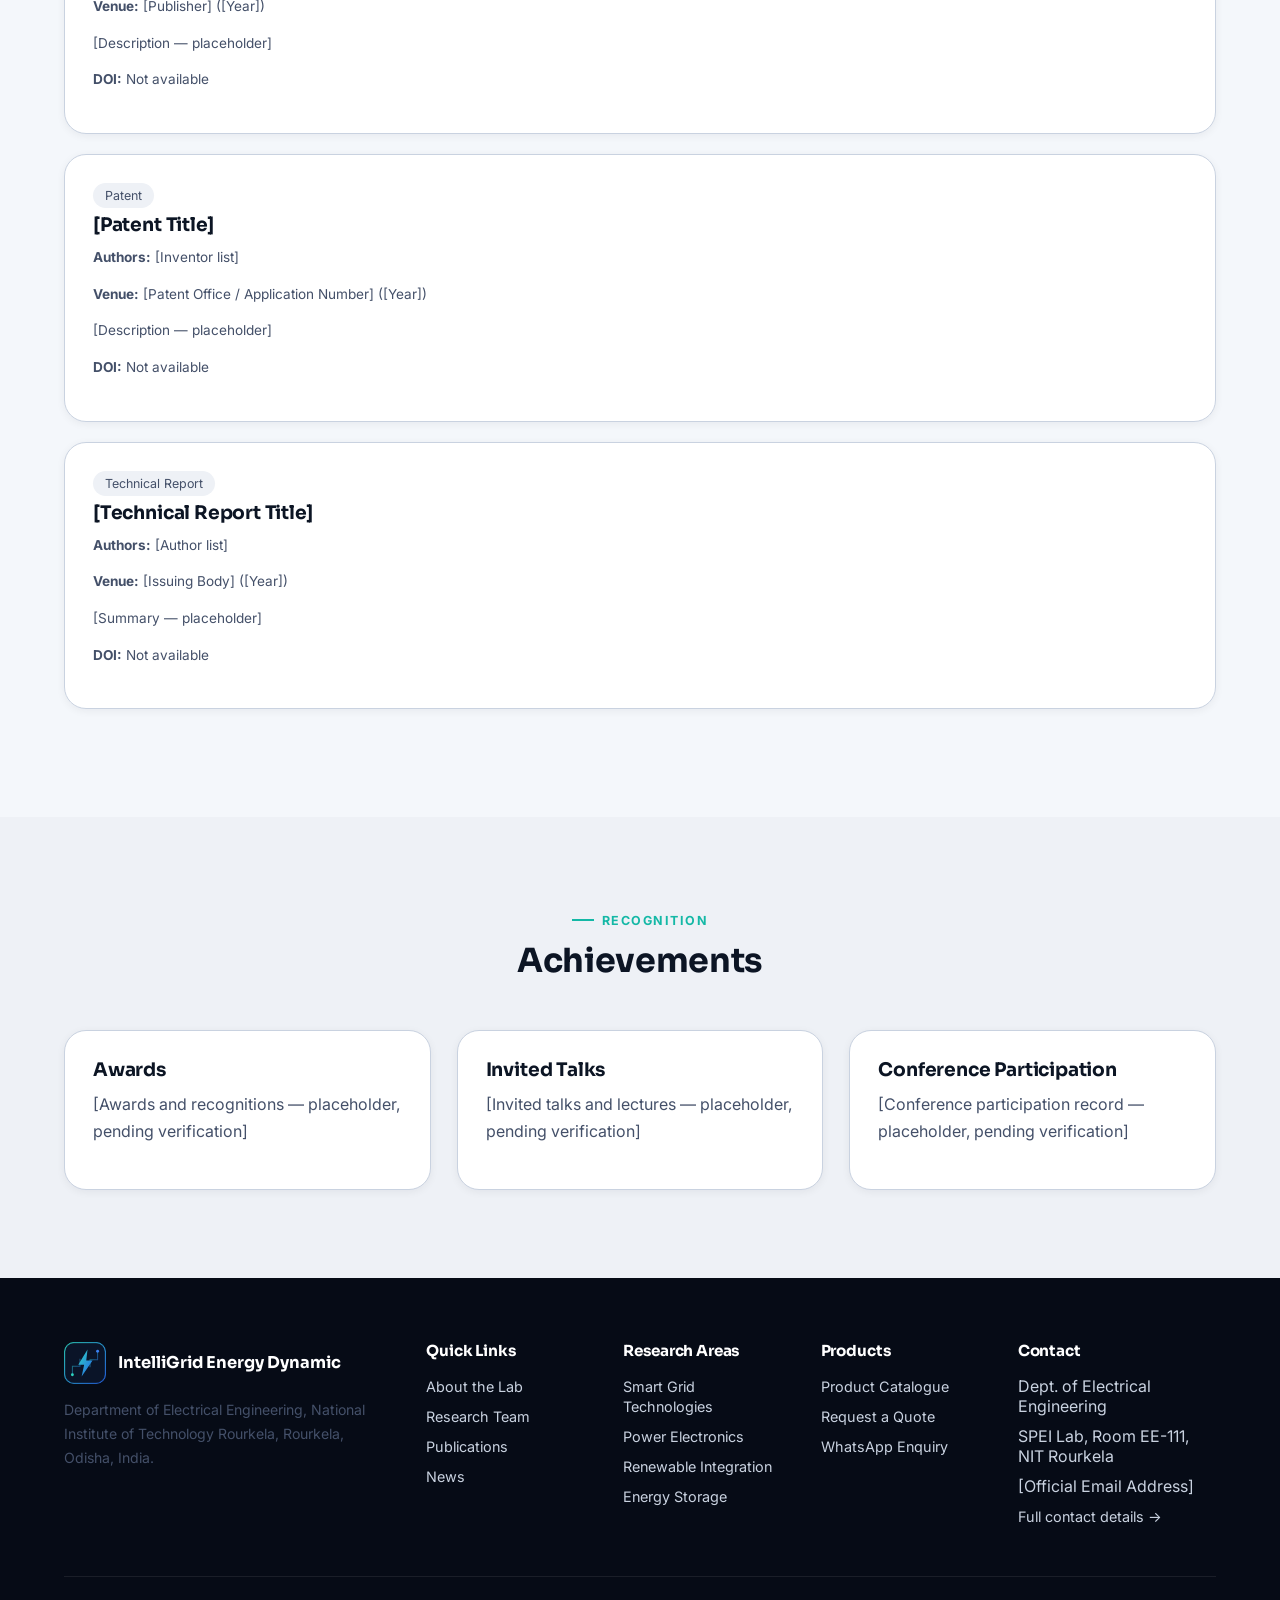
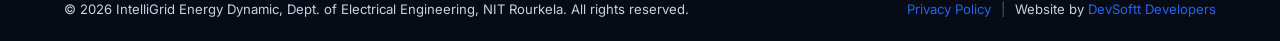
<file: pages/publications.html>
<!DOCTYPE html>
<html lang="en">
<head>
<meta charset="UTF-8">
<meta name="viewport" content="width=device-width, initial-scale=1.0">
<title>Publications | IntelliGrid Energy Dynamic</title>
<meta name="description" content="Publications and academic achievements of IntelliGrid Energy Dynamic — journal papers, conference papers, book chapters, patents, and technical reports.">
<link rel="preconnect" href="https://fonts.googleapis.com">
<link href="https://fonts.googleapis.com/css2?family=Sora:wght@600;700;800&family=Inter:wght@400;500;600;700&display=swap" rel="stylesheet">
<link rel="icon" type="image/svg+xml" href="../images/logo.svg">
<link rel="stylesheet" href="../css/style.css">
</head>
<body>
<a href="#main" class="skip-link">Skip to content</a>

<header class="site-header">
  <div class="nav-wrap">
    <a href="../index.html" class="brand">
      <img src="../images/logo.svg" alt="IntelliGrid Energy Dynamic logo" class="brand-mark" style="border-radius:10px;">
      <span class="brand-text">
        <div class="name">IntelliGrid Energy Dynamic</div>
        <div class="sub">Dept. of Electrical Engineering · NIT Rourkela</div>
      </span>
    </a>
    <ul class="nav-links" id="navLinks">
      <li><a href="../index.html">Home</a></li>
      <li><a href="about.html">About</a></li>
      <li class="has-dropdown">
        <button aria-haspopup="true">Research <span aria-hidden="true">▾</span></button>
        <div class="dropdown">
          <a href="research-areas.html">Research Areas</a>
          <a href="team.html">Research Team</a>
          <a href="facilities.html">Facilities &amp; Instruments</a>
          <a href="projects.html">Research Projects</a>
          <a href="publications.html">Publications</a>
        </div>
      </li>
      <li><a href="products.html">Products</a></li>
      <li><a href="news.html">News</a></li>
      <li><a href="gallery.html">Gallery</a></li>
      <li><a href="contact.html">Contact</a></li>
    </ul>
    <div class="nav-actions">
      <button class="icon-btn" id="themeToggle" title="Toggle light/dark mode" aria-label="Toggle theme">
        <svg width="18" height="18" viewBox="0 0 24 24" fill="none" stroke="currentColor" stroke-width="2"><path d="M12 3v1m0 16v1m9-9h-1M4 12H3m15.36 6.36-.71-.71M6.34 6.34l-.71-.71m12.02 0-.71.71M6.34 17.66l-.71.71M12 7a5 5 0 1 0 0 10 5 5 0 0 0 0-10z"/></svg>
      </button>
      <a href="contact.html" class="btn btn-primary btn-sm">Contact Lab</a>
      <button class="mobile-toggle" aria-label="Open menu">
        <svg width="26" height="26" viewBox="0 0 24 24" fill="none" stroke="currentColor" stroke-width="2"><path d="M4 7h16M4 12h16M4 17h16"/></svg>
      </button>
    </div>
  </div>
</header>

<div class="breadcrumb">
  <div class="container">
    <a href="../index.html">Home</a><span class="sep">/</span><span class="current">Publications</span>
  </div>
</div>

<div class="page-header">
  <div class="container">
    <div class="eyebrow" style="color:var(--teal-300);">Academic Output</div>
    <h1>Publications &amp; Achievements</h1>
    <p>Search and filter our publications by type, year, or author. Only verified publication details are shown — remaining fields are placeholders pending confirmation.</p>
  </div>
</div>

<main id="main">
  <section>
    <div class="container">
      <div class="filters-bar">
        <div class="search-input-wrap">
          <svg width="16" height="16" viewBox="0 0 24 24" fill="none" stroke="currentColor" stroke-width="2"><circle cx="11" cy="11" r="7"/><path d="m21 21-4.3-4.3"/></svg>
          <input type="text" id="pubSearch" placeholder="Search by title or author...">
        </div>
        <select id="pubTypeFilter">
          <option value="all">All Types</option>
          <option value="journal">Journal Papers</option>
          <option value="conference">Conference Papers</option>
          <option value="book-chapter">Book Chapters</option>
          <option value="book">Books</option>
          <option value="patent">Patents</option>
          <option value="report">Technical Reports</option>
        </select>
        <select id="pubYearFilter">
          <option value="all">All Years</option>
        </select>
      </div>
      <div id="pubList"></div>
    </div>
  </section>

  <section style="background:var(--surface-alt);">
    <div class="container">
      <div class="section-head center">
        <div class="eyebrow" style="justify-content:center;">Recognition</div>
        <h2>Achievements</h2>
      </div>
      <div class="grid grid-3">
        <div class="card"><h3>Awards</h3><p>[Awards and recognitions — placeholder, pending verification]</p></div>
        <div class="card"><h3>Invited Talks</h3><p>[Invited talks and lectures — placeholder, pending verification]</p></div>
        <div class="card"><h3>Conference Participation</h3><p>[Conference participation record — placeholder, pending verification]</p></div>
      </div>
    </div>
  </section>
</main>

<footer class="site-footer">
  <div class="container">
    <div class="footer-grid">
      <div class="footer-col">
        <div class="brand" style="margin-bottom:14px;">
          <img src="../images/logo.svg" alt="IntelliGrid Energy Dynamic logo" class="brand-mark" style="border-radius:10px;">
          <span class="brand-text"><div class="name" style="color:#fff;">IntelliGrid Energy Dynamic</div></span>
        </div>
        <p style="font-size:0.88rem;">Department of Electrical Engineering, National Institute of Technology Rourkela, Rourkela, Odisha, India.</p>
      </div>
      <div class="footer-col">
        <h4>Quick Links</h4>
        <ul>
          <li><a href="about.html">About the Lab</a></li>
          <li><a href="team.html">Research Team</a></li>
          <li><a href="publications.html">Publications</a></li>
          <li><a href="news.html">News</a></li>
        </ul>
      </div>
      <div class="footer-col">
        <h4>Research Areas</h4>
        <ul>
          <li><a href="research-areas.html">Smart Grid Technologies</a></li>
          <li><a href="research-areas.html">Power Electronics</a></li>
          <li><a href="research-areas.html">Renewable Integration</a></li>
          <li><a href="research-areas.html">Energy Storage</a></li>
        </ul>
      </div>
      <div class="footer-col">
        <h4>Products</h4>
        <ul>
          <li><a href="products.html">Product Catalogue</a></li>
          <li><a href="products.html">Request a Quote</a></li>
          <li><a href="#" data-whatsapp-general="Hello IntelliGrid Energy Dynamic Laboratory, I would like to enquire about your products.">WhatsApp Enquiry</a></li>
        </ul>
      </div>
      <div class="footer-col">
        <h4>Contact</h4>
        <ul>
          <li>Dept. of Electrical Engineering</li>
          <li>SPEI Lab, Room EE-111, NIT Rourkela</li>
          <li>[Official Email Address]</li>
          <li><a href="contact.html">Full contact details →</a></li>
        </ul>
      </div>
    </div>
    <div class="footer-bottom">
      <div>&copy; <span id="year"></span> IntelliGrid Energy Dynamic, Dept. of Electrical Engineering, NIT Rourkela. All rights reserved.</div>
      <div class="flex gap-10"><a href="privacy.html">Privacy Policy</a><span style="opacity:.4;">|</span><span>Website by <a href="https://devsoftt.in" target="_blank" rel="noopener">DevSoftt Developers</a></span></div>
    </div>
  </div>
</footer>

<button class="back-to-top" aria-label="Back to top">
  <svg width="18" height="18" viewBox="0 0 24 24" fill="none" stroke="currentColor" stroke-width="2"><path d="m18 15-6-6-6 6"/></svg>
</button>
<a href="#" class="floating-whatsapp" data-whatsapp-general="Hello IntelliGrid Energy Dynamic Laboratory, I would like to enquire about your research/products." aria-label="Chat on WhatsApp">
  <svg width="28" height="28" viewBox="0 0 24 24" fill="currentColor"><path d="M17.6 6.32A8.86 8.86 0 0 0 12.05 4c-4.7 0-8.51 3.79-8.51 8.47a8.36 8.36 0 0 0 1.14 4.24L3.5 21l4.42-1.15a8.6 8.6 0 0 0 4.12 1.05h.01c4.7 0 8.51-3.79 8.51-8.47a8.35 8.35 0 0 0-2.96-6.11Z"/></svg>
</a>

<script src="../data/content.js"></script>
<script src="../js/main.js"></script>
<script>
  document.querySelector("#year").textContent = new Date().getFullYear();

  const PUBLICATIONS = [
    { type: "conference", typeLabel: "Conference Paper", title: "Joint SOC/SOH Estimation for Lithium-Ion Batteries Using Stacked LSTM with Independent Component Analysis",
      authors: "Mainak Biswas, Arnab Ghosh, Pravat Kumar Ray", venue: "[Conference name — to be confirmed]", year: "[Year — to be confirmed]",
      doi: "[DOI — to be added]", abstract: "Presents a joint state-of-charge and state-of-health estimation approach for lithium-ion batteries using a stacked LSTM architecture combined with independent component analysis.",
      link: "" },
    { type: "journal", typeLabel: "International Journal Paper", title: "[Journal Paper Title]", authors: "[Author list]", venue: "[Journal Name]", year: "[Year]", doi: "[DOI]", abstract: "[Abstract — placeholder]", link: "" },
    { type: "book-chapter", typeLabel: "Book Chapter", title: "[Book Chapter Title]", authors: "[Author list]", venue: "[Book Title / Publisher]", year: "[Year]", doi: "[DOI]", abstract: "[Abstract — placeholder]", link: "" },
    { type: "book", typeLabel: "Book", title: "[Book Title]", authors: "[Author list]", venue: "[Publisher]", year: "[Year]", doi: "", abstract: "[Description — placeholder]", link: "" },
    { type: "patent", typeLabel: "Patent", title: "[Patent Title]", authors: "[Inventor list]", venue: "[Patent Office / Application Number]", year: "[Year]", doi: "", abstract: "[Description — placeholder]", link: "" },
    { type: "report", typeLabel: "Technical Report", title: "[Technical Report Title]", authors: "[Author list]", venue: "[Issuing Body]", year: "[Year]", doi: "", abstract: "[Summary — placeholder]", link: "" }
  ];

  function pubCard(p) {
    return `
      <div class="card reveal-on-scroll" style="margin-bottom:20px;" data-type="${p.type}" data-year="${p.year}">
        <span class="tag">${p.typeLabel}</span>
        <h3>${p.title}</h3>
        <p class="small"><strong>Authors:</strong> ${p.authors}</p>
        <p class="small"><strong>${p.type === "journal" ? "Journal" : p.type === "conference" ? "Conference" : "Venue"}:</strong> ${p.venue} (${p.year})</p>
        <p class="small">${p.abstract}</p>
        <p class="small"><strong>DOI:</strong> ${p.doi || "Not available"}</p>
        <div class="flex gap-10 wrap">
          ${p.link ? `<a href="${p.link}" class="btn btn-outline btn-sm">Publisher Link</a>` : ""}
        </div>
      </div>
    `;
  }

  function renderPubs() {
    const type = document.querySelector("#pubTypeFilter").value;
    const year = document.querySelector("#pubYearFilter").value;
    const q = document.querySelector("#pubSearch").value.toLowerCase();
    const filtered = PUBLICATIONS.filter(p => {
      const matchType = type === "all" || p.type === type;
      const matchYear = year === "all" || p.year === year;
      const matchSearch = !q || p.title.toLowerCase().includes(q) || p.authors.toLowerCase().includes(q);
      return matchType && matchYear && matchSearch;
    });
    document.querySelector("#pubList").innerHTML = filtered.length
      ? filtered.map(pubCard).join("")
      : `<p class="small">No publications match your filters.</p>`;
    initReveal();
  }

  // Populate year filter
  const years = [...new Set(PUBLICATIONS.map(p => p.year))];
  const yearSelect = document.querySelector("#pubYearFilter");
  years.forEach(y => {
    const opt = document.createElement("option");
    opt.value = y; opt.textContent = y;
    yearSelect.appendChild(opt);
  });

  document.querySelector("#pubTypeFilter").addEventListener("change", renderPubs);
  document.querySelector("#pubYearFilter").addEventListener("change", renderPubs);
  document.querySelector("#pubSearch").addEventListener("input", renderPubs);

  renderPubs();
</script>
</body>
</html>
</file>
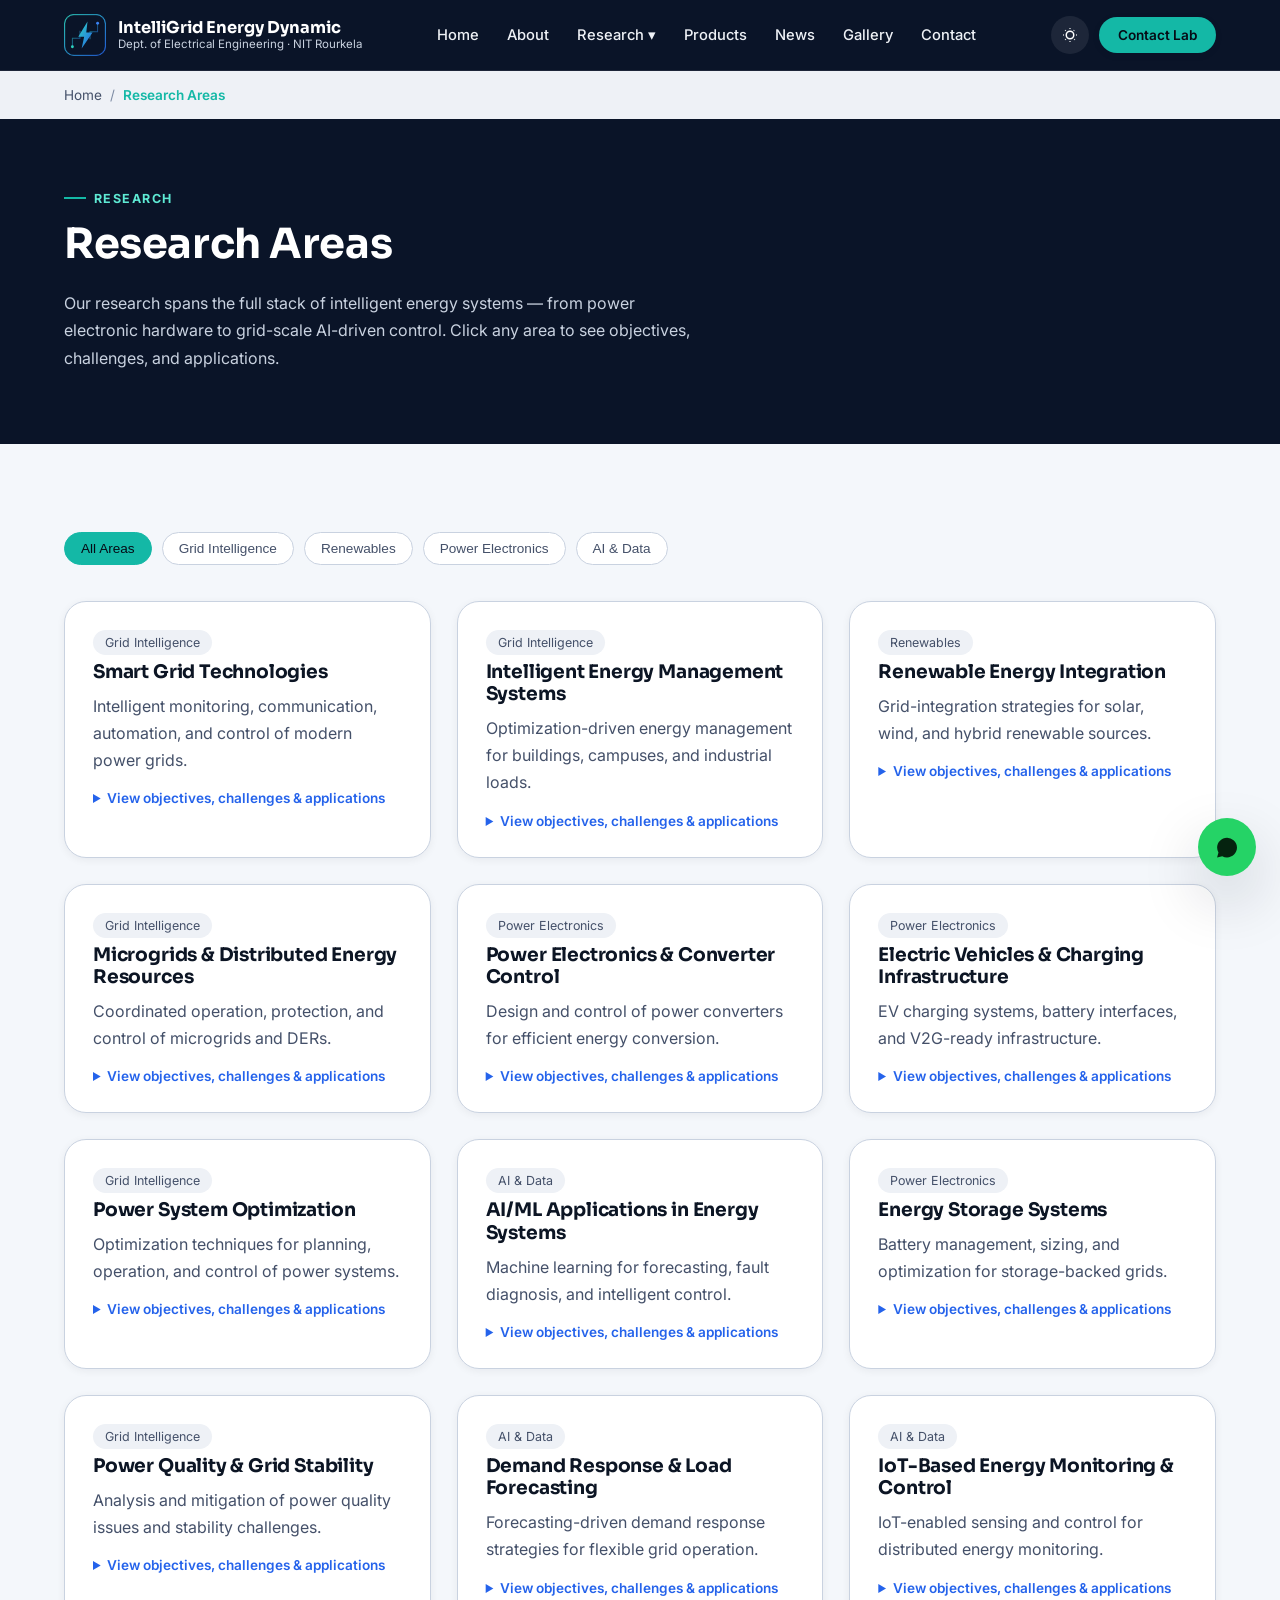
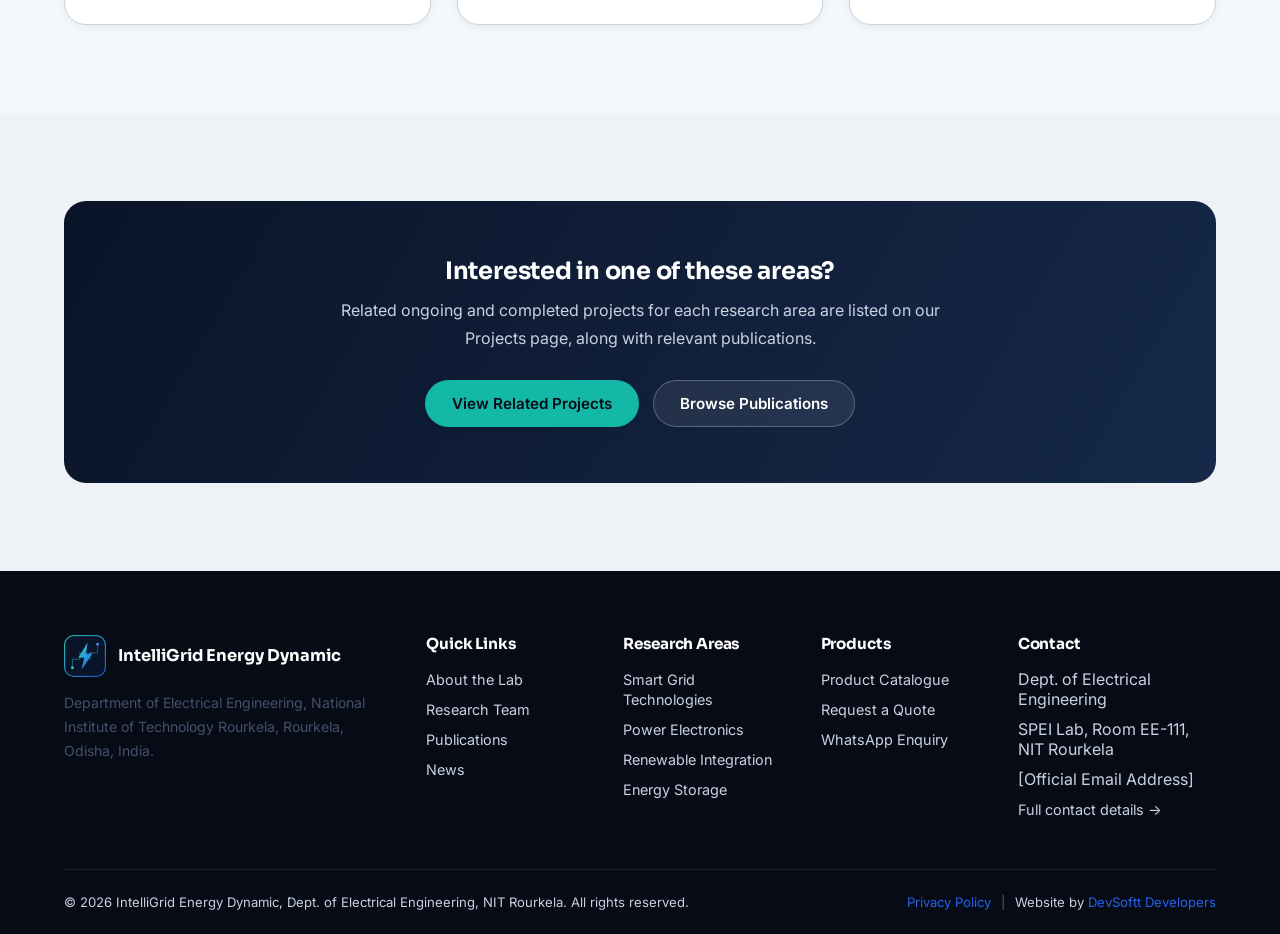
<file: pages/research-areas.html>
<!DOCTYPE html>
<html lang="en">
<head>
<meta charset="UTF-8">
<meta name="viewport" content="width=device-width, initial-scale=1.0">
<title>Research Areas | IntelliGrid Energy Dynamic</title>
<meta name="description" content="Research areas at IntelliGrid Energy Dynamic: smart grids, power electronics, renewable integration, microgrids, EVs, energy storage, AI/ML for energy systems, and more.">
<link rel="preconnect" href="https://fonts.googleapis.com">
<link href="https://fonts.googleapis.com/css2?family=Sora:wght@600;700;800&family=Inter:wght@400;500;600;700&display=swap" rel="stylesheet">
<link rel="icon" type="image/svg+xml" href="../images/logo.svg">
<link rel="stylesheet" href="../css/style.css">
</head>
<body>
<a href="#main" class="skip-link">Skip to content</a>

<header class="site-header">
  <div class="nav-wrap">
    <a href="../index.html" class="brand">
      <img src="../images/logo.svg" alt="IntelliGrid Energy Dynamic logo" class="brand-mark" style="border-radius:10px;">
      <span class="brand-text">
        <div class="name">IntelliGrid Energy Dynamic</div>
        <div class="sub">Dept. of Electrical Engineering · NIT Rourkela</div>
      </span>
    </a>
    <ul class="nav-links" id="navLinks">
      <li><a href="../index.html">Home</a></li>
      <li><a href="about.html">About</a></li>
      <li class="has-dropdown">
        <button aria-haspopup="true">Research <span aria-hidden="true">▾</span></button>
        <div class="dropdown">
          <a href="research-areas.html">Research Areas</a>
          <a href="team.html">Research Team</a>
          <a href="facilities.html">Facilities &amp; Instruments</a>
          <a href="projects.html">Research Projects</a>
          <a href="publications.html">Publications</a>
        </div>
      </li>
      <li><a href="products.html">Products</a></li>
      <li><a href="news.html">News</a></li>
      <li><a href="gallery.html">Gallery</a></li>
      <li><a href="contact.html">Contact</a></li>
    </ul>
    <div class="nav-actions">
      <button class="icon-btn" id="themeToggle" title="Toggle light/dark mode" aria-label="Toggle theme">
        <svg width="18" height="18" viewBox="0 0 24 24" fill="none" stroke="currentColor" stroke-width="2"><path d="M12 3v1m0 16v1m9-9h-1M4 12H3m15.36 6.36-.71-.71M6.34 6.34l-.71-.71m12.02 0-.71.71M6.34 17.66l-.71.71M12 7a5 5 0 1 0 0 10 5 5 0 0 0 0-10z"/></svg>
      </button>
      <a href="contact.html" class="btn btn-primary btn-sm">Contact Lab</a>
      <button class="mobile-toggle" aria-label="Open menu">
        <svg width="26" height="26" viewBox="0 0 24 24" fill="none" stroke="currentColor" stroke-width="2"><path d="M4 7h16M4 12h16M4 17h16"/></svg>
      </button>
    </div>
  </div>
</header>

<div class="breadcrumb">
  <div class="container">
    <a href="../index.html">Home</a><span class="sep">/</span><span class="current">Research Areas</span>
  </div>
</div>

<div class="page-header">
  <div class="container">
    <div class="eyebrow" style="color:var(--teal-300);">Research</div>
    <h1>Research Areas</h1>
    <p>Our research spans the full stack of intelligent energy systems — from power electronic hardware to grid-scale AI-driven control. Click any area to see objectives, challenges, and applications.</p>
  </div>
</div>

<main id="main">
  <section>
    <div class="container">
      <div class="filters-bar" id="areaFilters">
        <button class="filter-chip active" data-filter="all">All Areas</button>
      </div>
      <div class="grid grid-3" id="areasGrid"></div>
    </div>
  </section>

  <section style="background:var(--surface-alt);">
    <div class="container">
      <div class="cta-band">
        <h2>Interested in one of these areas?</h2>
        <p>Related ongoing and completed projects for each research area are listed on our Projects page, along with relevant publications.</p>
        <div class="cta-actions">
          <a href="projects.html" class="btn btn-primary">View Related Projects</a>
          <a href="publications.html" class="btn btn-ghost-light">Browse Publications</a>
        </div>
      </div>
    </div>
  </section>
</main>

<footer class="site-footer">
  <div class="container">
    <div class="footer-grid">
      <div class="footer-col">
        <div class="brand" style="margin-bottom:14px;">
          <img src="../images/logo.svg" alt="IntelliGrid Energy Dynamic logo" class="brand-mark" style="border-radius:10px;">
          <span class="brand-text"><div class="name" style="color:#fff;">IntelliGrid Energy Dynamic</div></span>
        </div>
        <p style="font-size:0.88rem;">Department of Electrical Engineering, National Institute of Technology Rourkela, Rourkela, Odisha, India.</p>
      </div>
      <div class="footer-col">
        <h4>Quick Links</h4>
        <ul>
          <li><a href="about.html">About the Lab</a></li>
          <li><a href="team.html">Research Team</a></li>
          <li><a href="publications.html">Publications</a></li>
          <li><a href="news.html">News</a></li>
        </ul>
      </div>
      <div class="footer-col">
        <h4>Research Areas</h4>
        <ul>
          <li><a href="research-areas.html">Smart Grid Technologies</a></li>
          <li><a href="research-areas.html">Power Electronics</a></li>
          <li><a href="research-areas.html">Renewable Integration</a></li>
          <li><a href="research-areas.html">Energy Storage</a></li>
        </ul>
      </div>
      <div class="footer-col">
        <h4>Products</h4>
        <ul>
          <li><a href="products.html">Product Catalogue</a></li>
          <li><a href="products.html">Request a Quote</a></li>
          <li><a href="#" data-whatsapp-general="Hello IntelliGrid Energy Dynamic Laboratory, I would like to enquire about your products.">WhatsApp Enquiry</a></li>
        </ul>
      </div>
      <div class="footer-col">
        <h4>Contact</h4>
        <ul>
          <li>Dept. of Electrical Engineering</li>
          <li>SPEI Lab, Room EE-111, NIT Rourkela</li>
          <li>[Official Email Address]</li>
          <li><a href="contact.html">Full contact details →</a></li>
        </ul>
      </div>
    </div>
    <div class="footer-bottom">
      <div>&copy; <span id="year"></span> IntelliGrid Energy Dynamic, Dept. of Electrical Engineering, NIT Rourkela. All rights reserved.</div>
      <div class="flex gap-10"><a href="privacy.html">Privacy Policy</a><span style="opacity:.4;">|</span><span>Website by <a href="https://devsoftt.in" target="_blank" rel="noopener">DevSoftt Developers</a></span></div>
    </div>
  </div>
</footer>

<button class="back-to-top" aria-label="Back to top">
  <svg width="18" height="18" viewBox="0 0 24 24" fill="none" stroke="currentColor" stroke-width="2"><path d="m18 15-6-6-6 6"/></svg>
</button>
<a href="#" class="floating-whatsapp" data-whatsapp-general="Hello IntelliGrid Energy Dynamic Laboratory, I would like to enquire about your research/products." aria-label="Chat on WhatsApp">
  <svg width="28" height="28" viewBox="0 0 24 24" fill="currentColor"><path d="M17.6 6.32A8.86 8.86 0 0 0 12.05 4c-4.7 0-8.51 3.79-8.51 8.47a8.36 8.36 0 0 0 1.14 4.24L3.5 21l4.42-1.15a8.6 8.6 0 0 0 4.12 1.05h.01c4.7 0 8.51-3.79 8.51-8.47a8.35 8.35 0 0 0-2.96-6.11Z"/></svg>
</a>

<script src="../data/content.js"></script>
<script src="../js/main.js"></script>
<script>
  document.querySelector("#year").textContent = new Date().getFullYear();

  const AREAS = [
    { id: "smart-grid", title: "Smart Grid Technologies", category: "Grid Intelligence",
      desc: "Intelligent monitoring, communication, automation, and control of modern power grids.",
      objectives: "Develop scalable monitoring and control architectures for next-generation grids.",
      challenges: "Interoperability, cybersecurity, real-time data volumes, legacy infrastructure.",
      applications: "Substation automation, wide-area monitoring, self-healing grid schemes." },
    { id: "energy-mgmt", title: "Intelligent Energy Management Systems", category: "Grid Intelligence",
      desc: "Optimization-driven energy management for buildings, campuses, and industrial loads.",
      objectives: "Design energy management algorithms that balance cost, comfort, and reliability.",
      challenges: "Uncertainty in demand/generation, multi-objective optimization at scale.",
      applications: "Building energy management, industrial load optimization, campus microgrids." },
    { id: "renewables", title: "Renewable Energy Integration", category: "Renewables",
      desc: "Grid-integration strategies for solar, wind, and hybrid renewable sources.",
      objectives: "Improve grid-code compliant integration of variable renewable generation.",
      challenges: "Intermittency, voltage/frequency stability, forecasting accuracy.",
      applications: "Grid-tied solar/wind plants, hybrid renewable systems, virtual power plants." },
    { id: "microgrids", title: "Microgrids & Distributed Energy Resources", category: "Grid Intelligence",
      desc: "Coordinated operation, protection, and control of microgrids and DERs.",
      objectives: "Enable reliable islanded and grid-connected microgrid operation.",
      challenges: "Protection coordination, stability during mode transitions, DER coordination.",
      applications: "Campus/rural microgrids, resilient community power systems." },
    { id: "power-electronics", title: "Power Electronics & Converter Control", category: "Power Electronics",
      desc: "Design and control of power converters for efficient energy conversion.",
      objectives: "Develop high-efficiency, high-reliability converter topologies and control schemes.",
      challenges: "Switching losses, thermal management, control robustness under disturbances.",
      applications: "DC-DC/DC-AC converters, motor drives, renewable interface converters." },
    { id: "ev-charging", title: "Electric Vehicles & Charging Infrastructure", category: "Power Electronics",
      desc: "EV charging systems, battery interfaces, and V2G-ready infrastructure.",
      objectives: "Improve charging efficiency, battery health, and grid-friendly charging strategies.",
      challenges: "Fast-charging thermal/electrical stress, grid impact, standardization.",
      applications: "EV charging stations, onboard chargers, vehicle-to-grid pilots." },
    { id: "optimization", title: "Power System Optimization", category: "Grid Intelligence",
      desc: "Optimization techniques for planning, operation, and control of power systems.",
      objectives: "Formulate and solve large-scale optimization problems for grid operation.",
      challenges: "Computational scalability, non-convexity, real-time decision constraints.",
      applications: "Unit commitment, optimal power flow, network reconfiguration." },
    { id: "ai-ml", title: "AI/ML Applications in Energy Systems", category: "AI & Data",
      desc: "Machine learning for forecasting, fault diagnosis, and intelligent control.",
      objectives: "Apply data-driven models to improve prediction and decision-making in energy systems.",
      challenges: "Data quality/availability, model interpretability, real-time deployment.",
      applications: "Load/generation forecasting, predictive maintenance, anomaly detection." },
    { id: "storage", title: "Energy Storage Systems", category: "Power Electronics",
      desc: "Battery management, sizing, and optimization for storage-backed grids.",
      objectives: "Improve battery state estimation, lifetime, and storage dispatch strategies.",
      challenges: "State-of-charge/health estimation accuracy, degradation modeling, cost.",
      applications: "Grid-scale storage, EV battery management systems, hybrid storage systems." },
    { id: "power-quality", title: "Power Quality & Grid Stability", category: "Grid Intelligence",
      desc: "Analysis and mitigation of power quality issues and stability challenges.",
      objectives: "Characterize and mitigate harmonics, voltage sag/swell, and stability events.",
      challenges: "Increasing power electronic loads, weak-grid conditions, real-time detection.",
      applications: "Active power filters, FACTS devices, power quality monitoring systems." },
    { id: "demand-response", title: "Demand Response & Load Forecasting", category: "AI & Data",
      desc: "Forecasting-driven demand response strategies for flexible grid operation.",
      objectives: "Design accurate load forecasting models and effective demand response programs.",
      challenges: "Consumer behavior variability, forecast uncertainty, incentive design.",
      applications: "Residential/industrial demand response, peak shaving programs." },
    { id: "iot-monitoring", title: "IoT-Based Energy Monitoring & Control", category: "AI & Data",
      desc: "IoT-enabled sensing and control for distributed energy monitoring.",
      objectives: "Develop low-cost, scalable IoT architectures for energy monitoring and control.",
      challenges: "Sensor reliability, communication latency, data security.",
      applications: "Smart metering, remote asset monitoring, distributed control networks." }
  ];

  function renderAreas(filter) {
    const grid = document.querySelector("#areasGrid");
    const items = filter === "all" ? AREAS : AREAS.filter(a => a.category === filter);
    grid.innerHTML = items.map(a => `
      <div class="card reveal-on-scroll">
        <span class="tag">${a.category}</span>
        <h3>${a.title}</h3>
        <p>${a.desc}</p>
        <details>
          <summary class="small" style="cursor:pointer; color:var(--accent-strong); font-weight:600;">View objectives, challenges &amp; applications</summary>
          <div style="margin-top:12px;">
            <p class="small"><strong>Objectives:</strong> ${a.objectives}</p>
            <p class="small"><strong>Research Challenges:</strong> ${a.challenges}</p>
            <p class="small"><strong>Applications:</strong> ${a.applications}</p>
            <a href="projects.html" class="small">Related projects →</a>
          </div>
        </details>
      </div>
    `).join("");
    initReveal();
  }

  // Build category filter chips dynamically
  const categories = [...new Set(AREAS.map(a => a.category))];
  const filterBar = document.querySelector("#areaFilters");
  categories.forEach(cat => {
    const btn = document.createElement("button");
    btn.className = "filter-chip";
    btn.dataset.filter = cat;
    btn.textContent = cat;
    filterBar.appendChild(btn);
  });
  filterBar.querySelectorAll(".filter-chip").forEach(chip => {
    chip.addEventListener("click", () => {
      filterBar.querySelectorAll(".filter-chip").forEach(c => c.classList.remove("active"));
      chip.classList.add("active");
      renderAreas(chip.dataset.filter);
    });
  });

  renderAreas("all");
</script>
</body>
</html>
</file>
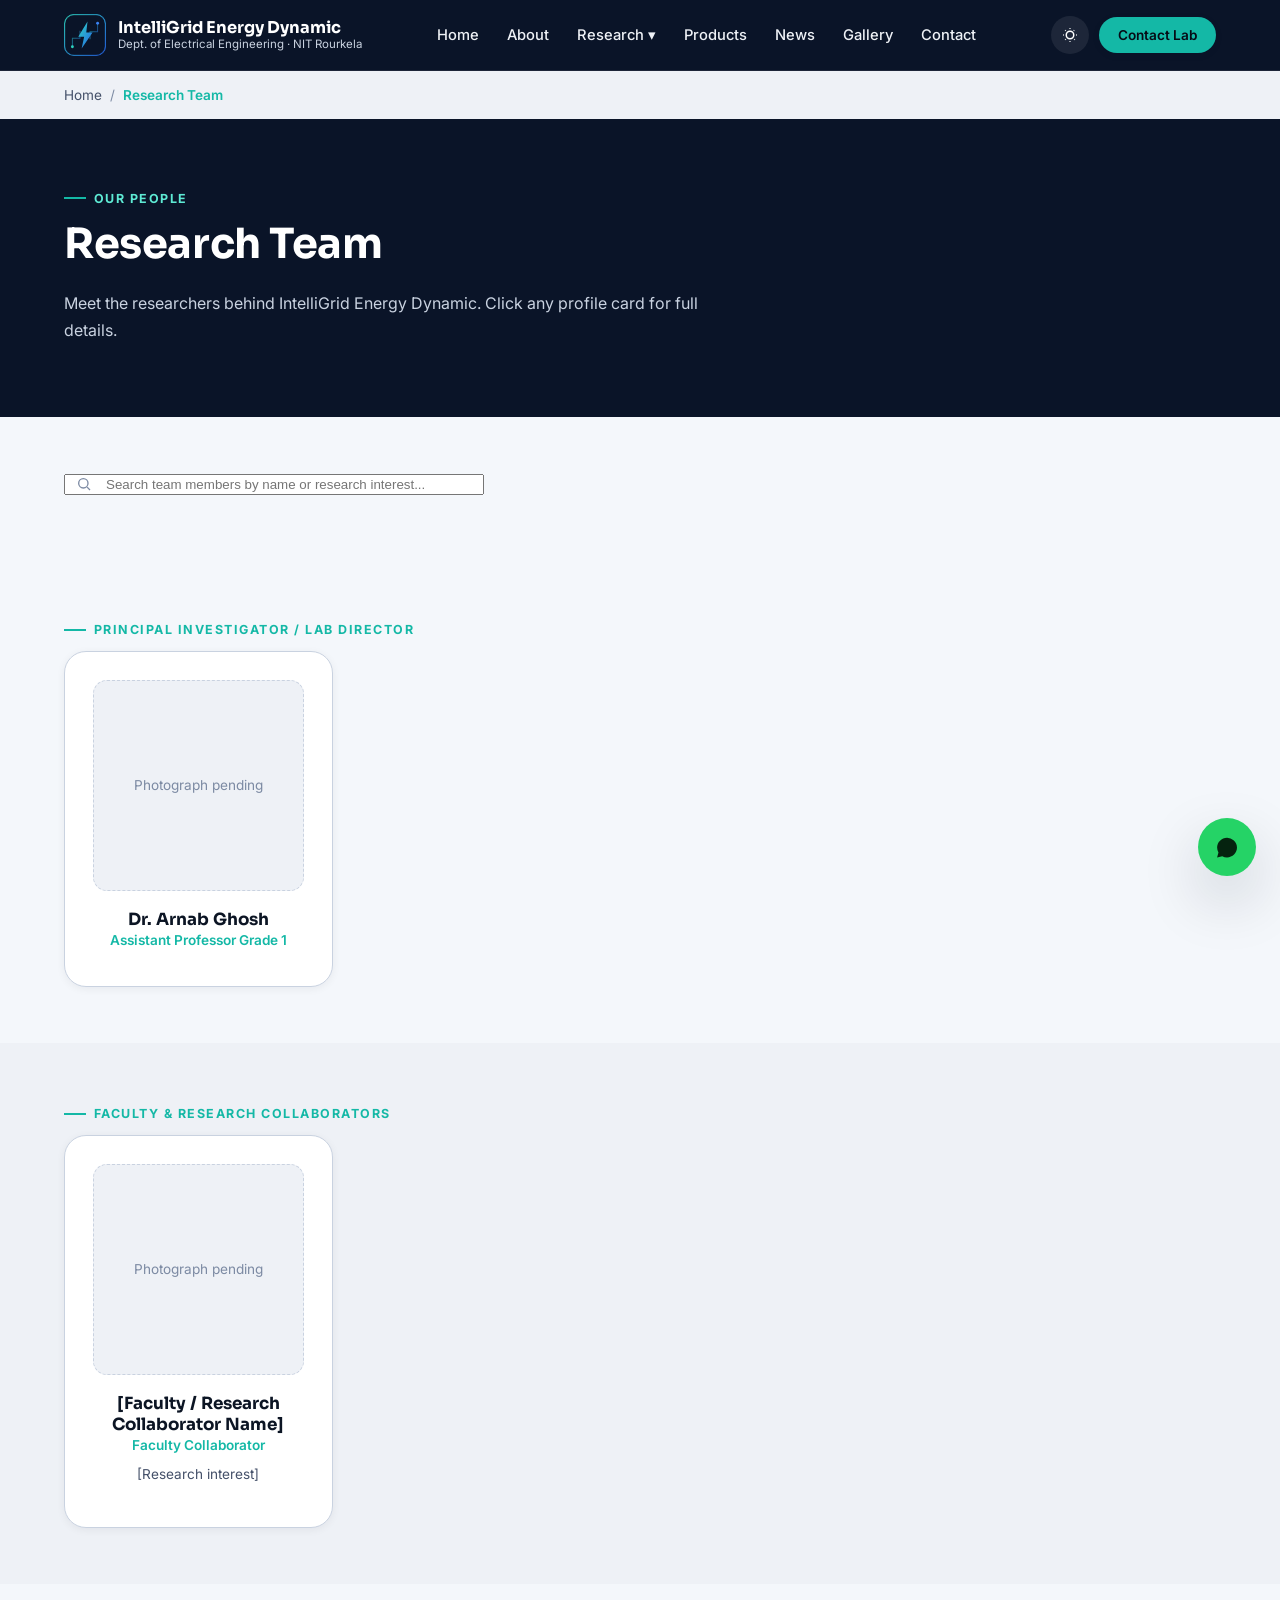
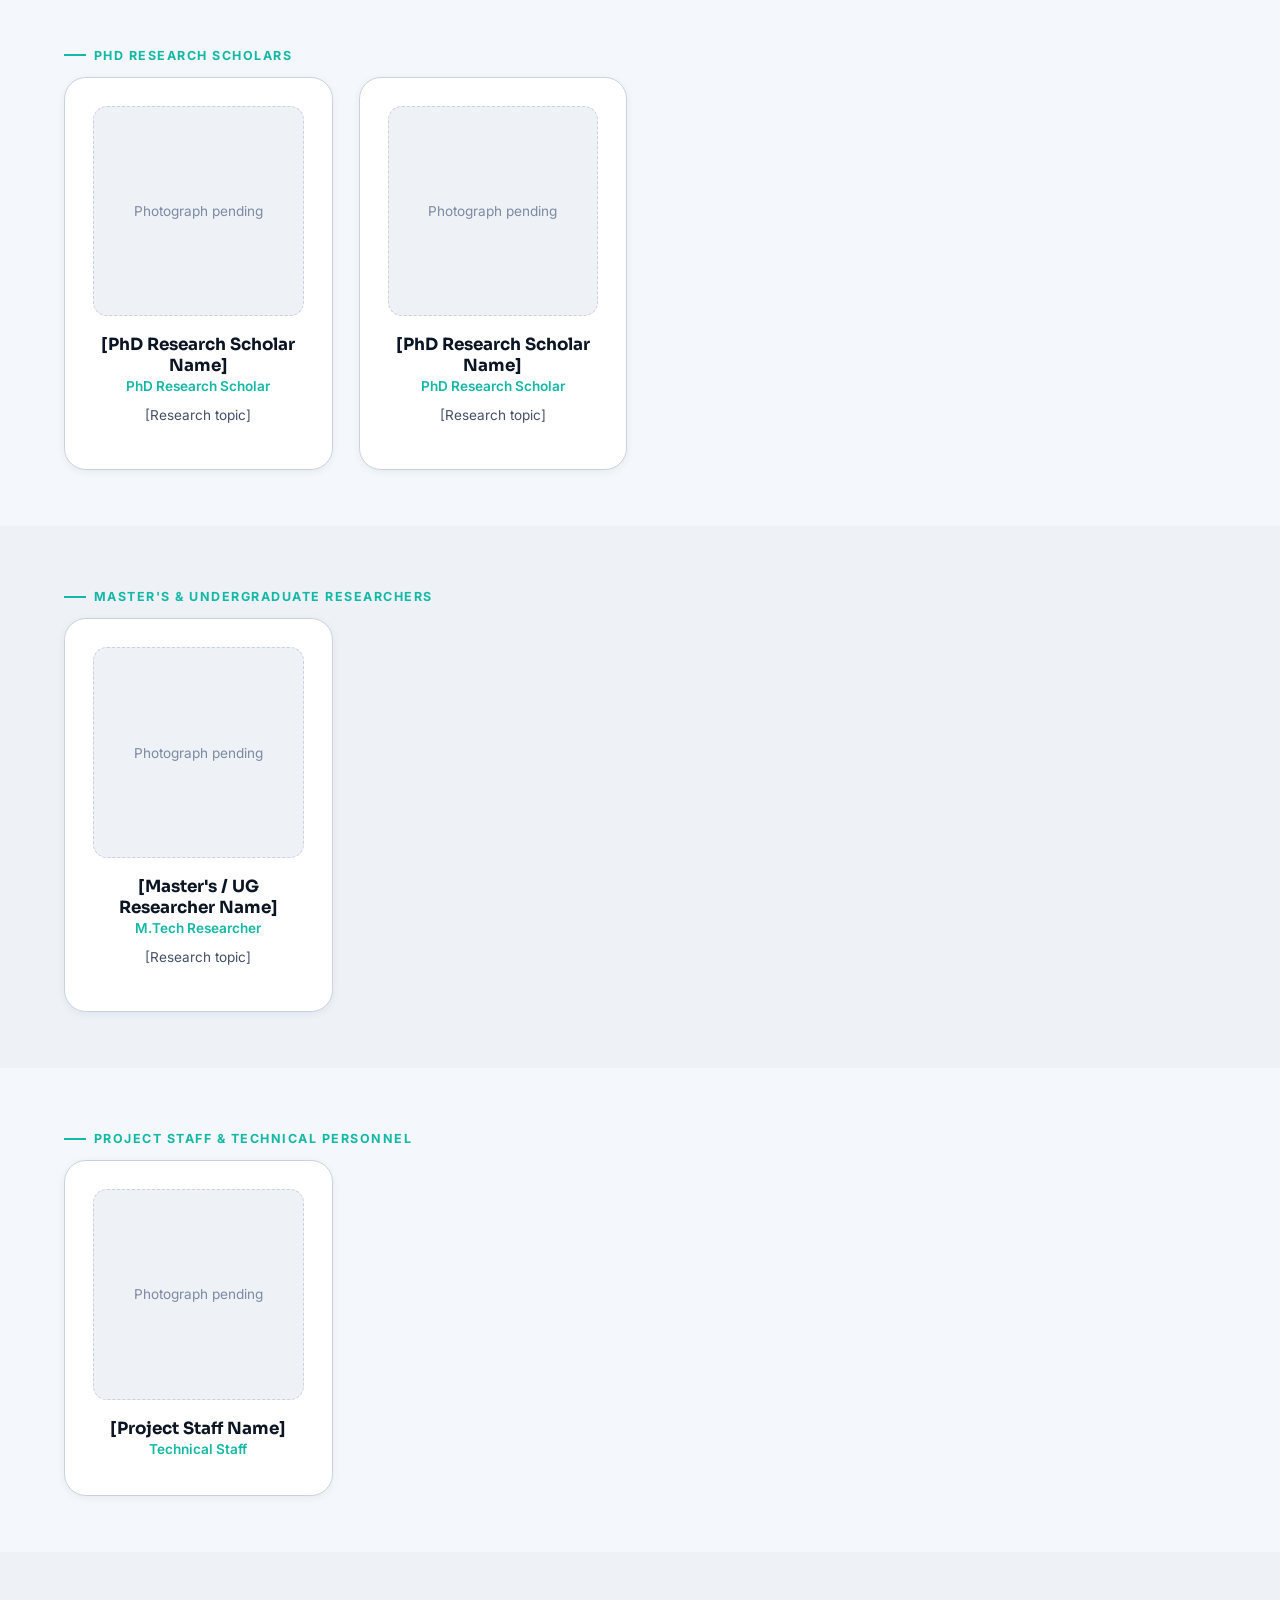
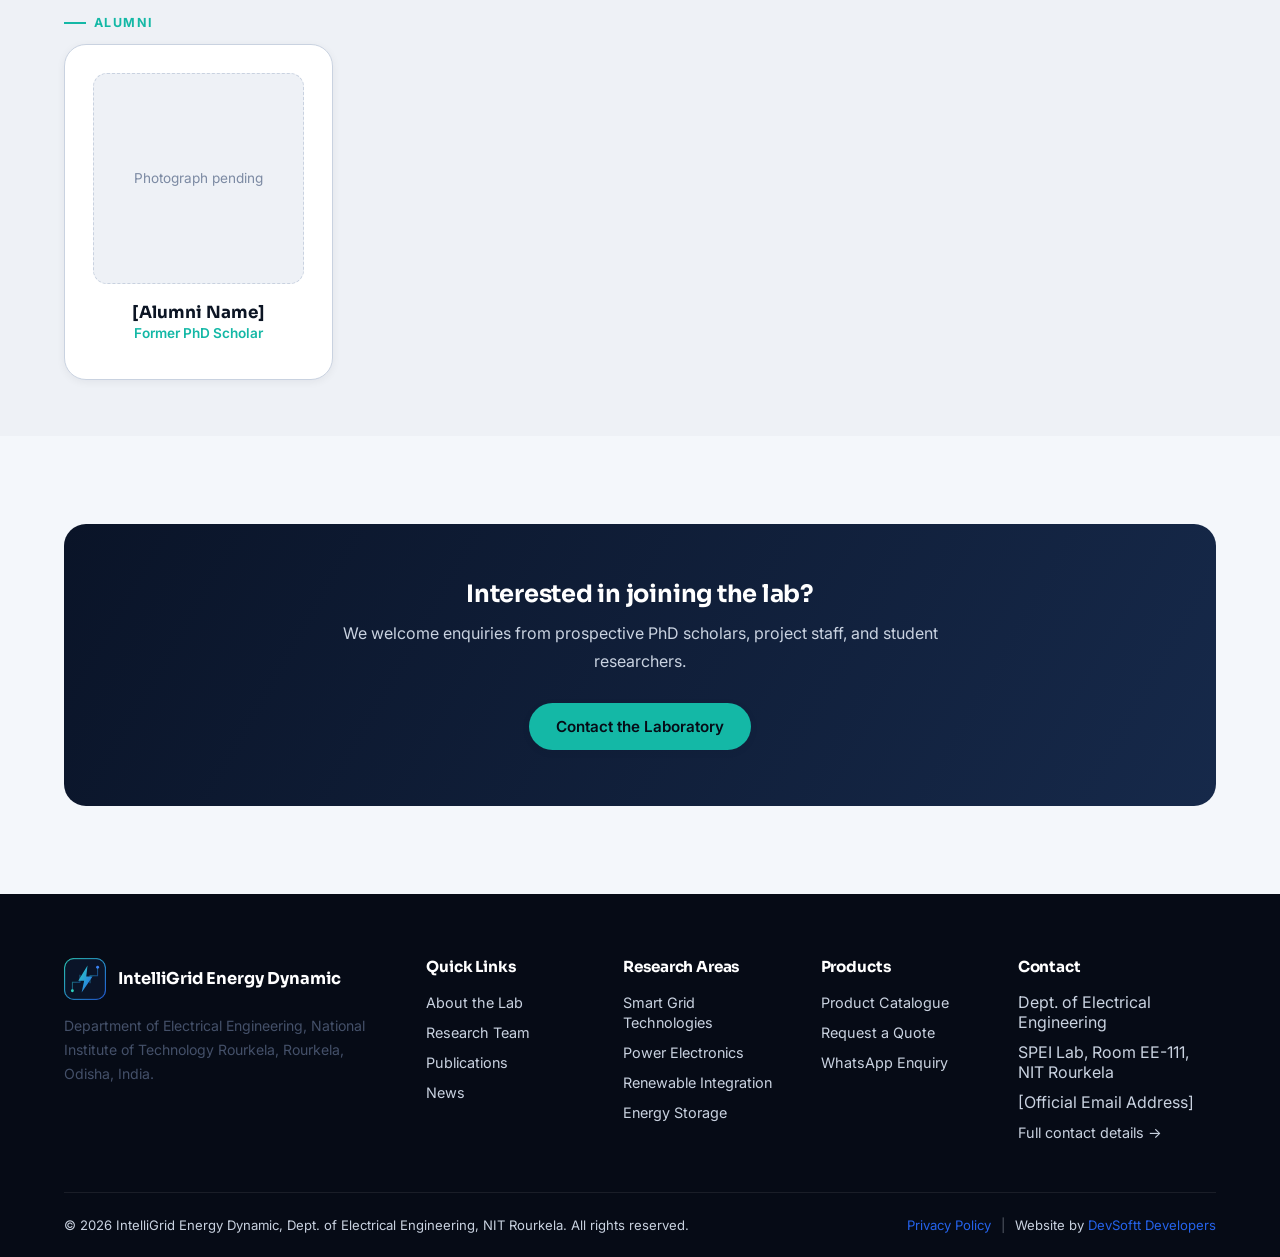
<file: pages/team.html>
<!DOCTYPE html>
<html lang="en">
<head>
<meta charset="UTF-8">
<meta name="viewport" content="width=device-width, initial-scale=1.0">
<title>Research Team | IntelliGrid Energy Dynamic</title>
<meta name="description" content="Meet the research team at IntelliGrid Energy Dynamic — lab director, faculty collaborators, PhD scholars, master's and undergraduate researchers, project staff, and alumni.">
<link rel="preconnect" href="https://fonts.googleapis.com">
<link href="https://fonts.googleapis.com/css2?family=Sora:wght@600;700;800&family=Inter:wght@400;500;600;700&display=swap" rel="stylesheet">
<link rel="icon" type="image/svg+xml" href="../images/logo.svg">
<link rel="stylesheet" href="../css/style.css">
</head>
<body>
<a href="#main" class="skip-link">Skip to content</a>

<header class="site-header">
  <div class="nav-wrap">
    <a href="../index.html" class="brand">
      <img src="../images/logo.svg" alt="IntelliGrid Energy Dynamic logo" class="brand-mark" style="border-radius:10px;">
      <span class="brand-text">
        <div class="name">IntelliGrid Energy Dynamic</div>
        <div class="sub">Dept. of Electrical Engineering · NIT Rourkela</div>
      </span>
    </a>
    <ul class="nav-links" id="navLinks">
      <li><a href="../index.html">Home</a></li>
      <li><a href="about.html">About</a></li>
      <li class="has-dropdown">
        <button aria-haspopup="true">Research <span aria-hidden="true">▾</span></button>
        <div class="dropdown">
          <a href="research-areas.html">Research Areas</a>
          <a href="team.html">Research Team</a>
          <a href="facilities.html">Facilities &amp; Instruments</a>
          <a href="projects.html">Research Projects</a>
          <a href="publications.html">Publications</a>
        </div>
      </li>
      <li><a href="products.html">Products</a></li>
      <li><a href="news.html">News</a></li>
      <li><a href="gallery.html">Gallery</a></li>
      <li><a href="contact.html">Contact</a></li>
    </ul>
    <div class="nav-actions">
      <button class="icon-btn" id="themeToggle" title="Toggle light/dark mode" aria-label="Toggle theme">
        <svg width="18" height="18" viewBox="0 0 24 24" fill="none" stroke="currentColor" stroke-width="2"><path d="M12 3v1m0 16v1m9-9h-1M4 12H3m15.36 6.36-.71-.71M6.34 6.34l-.71-.71m12.02 0-.71.71M6.34 17.66l-.71.71M12 7a5 5 0 1 0 0 10 5 5 0 0 0 0-10z"/></svg>
      </button>
      <a href="contact.html" class="btn btn-primary btn-sm">Contact Lab</a>
      <button class="mobile-toggle" aria-label="Open menu">
        <svg width="26" height="26" viewBox="0 0 24 24" fill="none" stroke="currentColor" stroke-width="2"><path d="M4 7h16M4 12h16M4 17h16"/></svg>
      </button>
    </div>
  </div>
</header>

<div class="breadcrumb">
  <div class="container">
    <a href="../index.html">Home</a><span class="sep">/</span><span class="current">Research Team</span>
  </div>
</div>

<div class="page-header">
  <div class="container">
    <div class="eyebrow" style="color:var(--teal-300);">Our People</div>
    <h1>Research Team</h1>
    <p>Meet the researchers behind IntelliGrid Energy Dynamic. Click any profile card for full details.</p>
  </div>
</div>

<main id="main">

  <section class="section-tight">
    <div class="container">
      <div class="search-input-wrap" style="max-width:420px; margin-bottom:8px;">
        <svg width="16" height="16" viewBox="0 0 24 24" fill="none" stroke="currentColor" stroke-width="2"><circle cx="11" cy="11" r="7"/><path d="m21 21-4.3-4.3"/></svg>
        <input type="text" id="teamSearch" placeholder="Search team members by name or research interest...">
      </div>
    </div>
  </section>

  <!-- Principal Investigator -->
  <section class="section-tight">
    <div class="container">
      <div class="eyebrow">Principal Investigator / Lab Director</div>
      <div class="grid grid-4" id="piGrid"></div>
    </div>
  </section>

  <!-- Faculty -->
  <section class="section-tight" style="background:var(--surface-alt);">
    <div class="container">
      <div class="eyebrow">Faculty &amp; Research Collaborators</div>
      <div class="grid grid-4" id="facultyGrid"></div>
    </div>
  </section>

  <!-- PhD -->
  <section class="section-tight">
    <div class="container">
      <div class="eyebrow">PhD Research Scholars</div>
      <div class="grid grid-4" id="phdGrid"></div>
    </div>
  </section>

  <!-- Masters/UG -->
  <section class="section-tight" style="background:var(--surface-alt);">
    <div class="container">
      <div class="eyebrow">Master's &amp; Undergraduate Researchers</div>
      <div class="grid grid-4" id="mastersGrid"></div>
    </div>
  </section>

  <!-- Staff -->
  <section class="section-tight">
    <div class="container">
      <div class="eyebrow">Project Staff &amp; Technical Personnel</div>
      <div class="grid grid-4" id="staffGrid"></div>
    </div>
  </section>

  <!-- Alumni -->
  <section class="section-tight" style="background:var(--surface-alt);">
    <div class="container">
      <div class="eyebrow">Alumni</div>
      <div class="grid grid-4" id="alumniGrid"></div>
    </div>
  </section>

  <section>
    <div class="container">
      <div class="cta-band">
        <h2>Interested in joining the lab?</h2>
        <p>We welcome enquiries from prospective PhD scholars, project staff, and student researchers.</p>
        <div class="cta-actions">
          <a href="contact.html" class="btn btn-primary">Contact the Laboratory</a>
        </div>
      </div>
    </div>
  </section>

</main>

<footer class="site-footer">
  <div class="container">
    <div class="footer-grid">
      <div class="footer-col">
        <div class="brand" style="margin-bottom:14px;">
          <img src="../images/logo.svg" alt="IntelliGrid Energy Dynamic logo" class="brand-mark" style="border-radius:10px;">
          <span class="brand-text"><div class="name" style="color:#fff;">IntelliGrid Energy Dynamic</div></span>
        </div>
        <p style="font-size:0.88rem;">Department of Electrical Engineering, National Institute of Technology Rourkela, Rourkela, Odisha, India.</p>
      </div>
      <div class="footer-col">
        <h4>Quick Links</h4>
        <ul>
          <li><a href="about.html">About the Lab</a></li>
          <li><a href="team.html">Research Team</a></li>
          <li><a href="publications.html">Publications</a></li>
          <li><a href="news.html">News</a></li>
        </ul>
      </div>
      <div class="footer-col">
        <h4>Research Areas</h4>
        <ul>
          <li><a href="research-areas.html">Smart Grid Technologies</a></li>
          <li><a href="research-areas.html">Power Electronics</a></li>
          <li><a href="research-areas.html">Renewable Integration</a></li>
          <li><a href="research-areas.html">Energy Storage</a></li>
        </ul>
      </div>
      <div class="footer-col">
        <h4>Products</h4>
        <ul>
          <li><a href="products.html">Product Catalogue</a></li>
          <li><a href="products.html">Request a Quote</a></li>
          <li><a href="#" data-whatsapp-general="Hello IntelliGrid Energy Dynamic Laboratory, I would like to enquire about your products.">WhatsApp Enquiry</a></li>
        </ul>
      </div>
      <div class="footer-col">
        <h4>Contact</h4>
        <ul>
          <li>Dept. of Electrical Engineering</li>
          <li>SPEI Lab, Room EE-111, NIT Rourkela</li>
          <li>[Official Email Address]</li>
          <li><a href="contact.html">Full contact details →</a></li>
        </ul>
      </div>
    </div>
    <div class="footer-bottom">
      <div>&copy; <span id="year"></span> IntelliGrid Energy Dynamic, Dept. of Electrical Engineering, NIT Rourkela. All rights reserved.</div>
      <div class="flex gap-10"><a href="privacy.html">Privacy Policy</a><span style="opacity:.4;">|</span><span>Website by <a href="https://devsoftt.in" target="_blank" rel="noopener">DevSoftt Developers</a></span></div>
    </div>
  </div>
</footer>

<button class="back-to-top" aria-label="Back to top">
  <svg width="18" height="18" viewBox="0 0 24 24" fill="none" stroke="currentColor" stroke-width="2"><path d="m18 15-6-6-6 6"/></svg>
</button>
<a href="#" class="floating-whatsapp" data-whatsapp-general="Hello IntelliGrid Energy Dynamic Laboratory, I would like to enquire about your research/products." aria-label="Chat on WhatsApp">
  <svg width="28" height="28" viewBox="0 0 24 24" fill="currentColor"><path d="M17.6 6.32A8.86 8.86 0 0 0 12.05 4c-4.7 0-8.51 3.79-8.51 8.47a8.36 8.36 0 0 0 1.14 4.24L3.5 21l4.42-1.15a8.6 8.6 0 0 0 4.12 1.05h.01c4.7 0 8.51-3.79 8.51-8.47a8.35 8.35 0 0 0-2.96-6.11Z"/></svg>
</a>

<!-- Profile detail modal -->
<div class="modal-overlay" id="profileModal">
  <div class="modal-box">
    <button class="modal-close" data-close-profile aria-label="Close">
      <svg width="16" height="16" viewBox="0 0 24 24" fill="none" stroke="currentColor" stroke-width="2"><path d="M18 6 6 18M6 6l12 12"/></svg>
    </button>
    <div id="profileModalContent"></div>
  </div>
</div>

<script src="../data/content.js"></script>
<script src="../js/main.js"></script>
<script>
  document.querySelector("#year").textContent = new Date().getFullYear();

  function personCard(p, roleLabel) {
    return `
      <div class="card person-card reveal-on-scroll" style="cursor:pointer;" onclick='showProfile(${JSON.stringify(p)}, ${JSON.stringify(roleLabel)})'>
        <div class="person-photo">${p.photo ? `<img src="${ASSET_PREFIX}${p.photo}" alt="${p.name}">` : "Photograph pending"}</div>
        <div class="person-name">${p.name}</div>
        <div class="person-role">${roleLabel}</div>
        ${(p.interests && p.interests.length) ? `<p class="small">${p.interests.join(", ")}</p>` : ""}
      </div>
    `;
  }

  function renderTeam() {
    document.querySelector("#piGrid").innerHTML = personCard(SITE_DATA.director, SITE_DATA.director.designation);
    document.querySelector("#facultyGrid").innerHTML = SITE_DATA.team.faculty.map(p => personCard(p, p.role)).join("");
    document.querySelector("#phdGrid").innerHTML = SITE_DATA.team.phd.map(p => personCard(p, p.role)).join("");
    document.querySelector("#mastersGrid").innerHTML = SITE_DATA.team.masters.map(p => personCard(p, p.role)).join("");
    document.querySelector("#staffGrid").innerHTML = SITE_DATA.team.staff.map(p => personCard(p, p.role)).join("");
    document.querySelector("#alumniGrid").innerHTML = SITE_DATA.team.alumni.map(p => personCard(p, p.role)).join("");
    initReveal();
  }

  function showProfile(p, roleLabel) {
    const overlay = document.querySelector("#profileModal");
    const content = document.querySelector("#profileModalContent");
    content.innerHTML = `
      <div class="text-center" style="margin-bottom:16px;">
        <div class="person-photo" style="max-width:160px; margin:0 auto 14px;">${p.photo ? `<img src="${ASSET_PREFIX}${p.photo}" alt="${p.name}">` : "Photograph pending"}</div>
        <h3 style="margin-bottom:2px;">${p.name}</h3>
        <div class="person-role">${roleLabel}</div>
      </div>
      <p>${p.bio || "[Short biography — to be added]"}</p>
      ${p.interests && p.interests.length ? `<h4 style="font-size:0.9rem;">Research Interests / Topic</h4><div>${p.interests.map(i => `<span class="tag">${i}</span>`).join("")}</div>` : ""}
      ${p.email ? `<p class="small" style="margin-top:14px;"><strong>Email:</strong> ${p.email}</p>` : ""}
      <div class="person-links">
        ${p.facultyProfileUrl ? `<a href="${p.facultyProfileUrl}" class="btn btn-outline btn-sm">Faculty Profile</a>` : ""}
      </div>
      <div class="placeholder-note">Fields not yet supplied are shown as placeholders and will be updated with verified information.</div>
    `;
    overlay.classList.add("open");
    document.body.style.overflow = "hidden";
  }

  document.querySelectorAll("[data-close-profile]").forEach(btn => {
    btn.addEventListener("click", () => {
      document.querySelector("#profileModal").classList.remove("open");
      document.body.style.overflow = "";
    });
  });
  document.querySelector("#profileModal").addEventListener("click", (e) => {
    if (e.target.id === "profileModal") {
      e.target.classList.remove("open");
      document.body.style.overflow = "";
    }
  });

  document.querySelector("#teamSearch").addEventListener("input", (e) => {
    const q = e.target.value.toLowerCase();
    document.querySelectorAll(".person-card").forEach(card => {
      const text = card.textContent.toLowerCase();
      card.style.display = text.includes(q) ? "" : "none";
    });
  });

  renderTeam();
</script>
</body>
</html>
</file>
<file: css/style.css>
/* ============================================================
   IntelliGrid Energy Dynamic — Design System
   Dept. of Electrical Engineering, NIT Rourkela
   ============================================================ */

:root {
  /* Brand palette */
  --navy-950: #060b16;
  --navy-900: #0a1428;
  --navy-800: #0f1e38;
  --navy-700: #16294a;
  --navy-600: #1d3560;
  --teal-500: #14b8a6;
  --teal-400: #2dd4bf;
  --teal-300: #5eead4;
  --electric-500: #2563eb;
  --electric-400: #3b82f6;
  --white: #ffffff;
  --off-white: #f4f7fb;
  --grey-100: #eef1f6;
  --grey-300: #c9d2e0;
  --grey-500: #7c8aa3;
  --grey-700: #445069;
  --ink: #0c1524;
  --success: #22c55e;
  --warning: #f59e0b;
  --danger: #ef4444;

  /* Semantic tokens (flip these for dark mode) */
  --bg: var(--off-white);
  --surface: var(--white);
  --surface-alt: var(--grey-100);
  --text: var(--ink);
  --text-muted: var(--grey-700);
  --border: var(--grey-300);
  --accent: var(--teal-500);
  --accent-strong: var(--electric-500);
  --header-bg: var(--navy-900);
  --header-text: var(--white);

  /* Typography */
  --font-head: 'Sora', 'Segoe UI', sans-serif;
  --font-body: 'Inter', 'Segoe UI', sans-serif;
  --font-mono: 'JetBrains Mono', 'Courier New', monospace;

  /* Spacing / radius / shadow */
  --radius-sm: 8px;
  --radius-md: 14px;
  --radius-lg: 22px;
  --shadow-sm: 0 2px 8px rgba(10, 20, 40, 0.06);
  --shadow-md: 0 10px 30px rgba(10, 20, 40, 0.10);
  --shadow-lg: 0 24px 60px rgba(10, 20, 40, 0.18);
  --container: 1200px;
  --transition: 220ms cubic-bezier(.4,0,.2,1);
}

[data-theme="dark"] {
  --bg: var(--navy-950);
  --surface: var(--navy-900);
  --surface-alt: var(--navy-800);
  --text: var(--grey-100);
  --text-muted: var(--grey-300);
  --border: var(--navy-600);
  --header-bg: #071021;
  --header-text: var(--white);
}

* { box-sizing: border-box; }
html { scroll-behavior: smooth; }
body {
  margin: 0;
  font-family: var(--font-body);
  background: var(--bg);
  color: var(--text);
  transition: background var(--transition), color var(--transition);
  -webkit-font-smoothing: antialiased;
}
h1, h2, h3, h4, h5 {
  font-family: var(--font-head);
  color: var(--text);
  line-height: 1.2;
  margin: 0 0 .5em;
  letter-spacing: -0.01em;
}
p { line-height: 1.7; color: var(--text-muted); margin: 0 0 1em; }
a { color: var(--accent-strong); text-decoration: none; }
img { max-width: 100%; display: block; }
.container { max-width: var(--container); margin: 0 auto; padding: 0 24px; }
section { padding: 88px 0; }
.section-tight { padding: 56px 0; }

/* --- Eyebrow / section heading --- */
.eyebrow {
  display: inline-flex;
  align-items: center;
  gap: 8px;
  font-size: 0.78rem;
  font-weight: 700;
  letter-spacing: 0.12em;
  text-transform: uppercase;
  color: var(--accent);
  margin-bottom: 14px;
}
.eyebrow::before {
  content: "";
  width: 22px; height: 2px;
  background: var(--accent);
  display: inline-block;
}
.section-head { max-width: 720px; margin-bottom: 48px; }
.section-head.center { margin-left: auto; margin-right: auto; text-align: center; }
.section-head h2 { font-size: clamp(1.7rem, 2.6vw, 2.4rem); }

/* --- Buttons --- */
.btn {
  display: inline-flex;
  align-items: center;
  gap: 8px;
  padding: 13px 26px;
  border-radius: 999px;
  font-weight: 600;
  font-size: 0.95rem;
  cursor: pointer;
  border: 1px solid transparent;
  transition: transform var(--transition), box-shadow var(--transition), background var(--transition), color var(--transition);
  white-space: nowrap;
}
.btn:hover { transform: translateY(-2px); }
.btn-primary { background: var(--accent); color: var(--navy-950); box-shadow: var(--shadow-sm); }
.btn-primary:hover { box-shadow: var(--shadow-md); }
.btn-outline { background: transparent; border-color: var(--border); color: var(--text); }
.btn-outline:hover { border-color: var(--accent); color: var(--accent); }
.btn-ghost-light { background: rgba(255,255,255,0.08); color: var(--white); border-color: rgba(255,255,255,0.25); }
.btn-ghost-light:hover { background: rgba(255,255,255,0.16); }
.btn-whatsapp { background: #25D366; color: #05230f; }
.btn-sm { padding: 9px 18px; font-size: 0.85rem; }
.btn-block { width: 100%; justify-content: center; }

/* --- Header / Nav --- */
.site-header {
  position: sticky; top: 0; z-index: 200;
  background: var(--header-bg);
  color: var(--header-text);
  border-bottom: 1px solid rgba(255,255,255,0.08);
}
.nav-wrap { display: flex; align-items: center; justify-content: space-between; padding: 14px 24px; max-width: var(--container); margin: 0 auto; gap: 20px; }
.brand { display: flex; align-items: center; gap: 12px; color: var(--white); min-width: 0; }
.brand-mark {
  width: 42px; height: 42px; border-radius: 10px;
  background: linear-gradient(135deg, var(--teal-400), var(--electric-500));
  display: flex; align-items: center; justify-content: center;
  font-family: var(--font-head); font-weight: 800; color: var(--navy-950);
  flex-shrink: 0;
}
.brand-text { line-height: 1.2; min-width: 0; flex: 1 1 auto; overflow: hidden; }
.brand-text .name { font-family: var(--font-head); font-weight: 700; font-size: 1.02rem; white-space: nowrap; overflow: hidden; text-overflow: ellipsis; }
.brand-text .sub { font-size: 0.72rem; color: var(--grey-300); white-space: nowrap; overflow: hidden; text-overflow: ellipsis; }

.nav-links { display: flex; align-items: center; gap: 4px; list-style: none; margin: 0; padding: 0; }
.nav-links > li { position: relative; }
.nav-links > li > a, .nav-links > li > button {
  display: flex; align-items: center; gap: 4px;
  color: var(--grey-100); background: none; border: none; cursor: pointer;
  font-family: var(--font-body); font-size: 0.92rem; font-weight: 500;
  padding: 10px 12px; border-radius: 8px;
  transition: background var(--transition), color var(--transition);
}
.nav-links > li > a:hover, .nav-links > li > button:hover, .nav-links > li.open > button { background: rgba(255,255,255,0.08); color: var(--teal-300); }
.nav-actions { display: flex; align-items: center; gap: 10px; }
.icon-btn {
  width: 38px; height: 38px; border-radius: 999px;
  display: flex; align-items: center; justify-content: center;
  background: rgba(255,255,255,0.08); color: var(--white); border: none; cursor: pointer;
}
.icon-btn:hover { background: rgba(255,255,255,0.16); }

.dropdown {
  position: absolute; top: calc(100% + 8px); left: 0;
  background: var(--navy-800); border: 1px solid rgba(255,255,255,0.08);
  border-radius: var(--radius-md); min-width: 240px; padding: 8px;
  box-shadow: var(--shadow-lg);
  opacity: 0; visibility: hidden; transform: translateY(6px);
  transition: all var(--transition);
}
.nav-links > li.open .dropdown { opacity: 1; visibility: visible; transform: translateY(0); }
.dropdown a { display: block; padding: 10px 12px; border-radius: 8px; color: var(--grey-100); font-size: 0.9rem; }
.dropdown a:hover { background: rgba(255,255,255,0.06); color: var(--teal-300); }

.mobile-toggle { display: none; background: none; border: none; color: var(--white); cursor: pointer; }

@media (max-width: 980px) {
  .nav-links { position: fixed; top: 72px; left: 0; right: 0; bottom: 0; background: var(--navy-900);
    flex-direction: column; align-items: stretch; padding: 16px; gap: 2px; overflow-y: auto;
    transform: translateX(-100%); transition: transform var(--transition); }
  .nav-links.mobile-open { transform: translateX(0); }
  .nav-links > li > a, .nav-links > li > button { width: 100%; justify-content: space-between; padding: 14px 12px; }
  .dropdown { position: static; opacity: 1; visibility: visible; transform: none; display: none; box-shadow: none; background: var(--navy-800); }
  .nav-links > li.open .dropdown { display: block; }
  .mobile-toggle { display: block; }
  .search-btn-label { display: none; }
}
@media (max-width: 560px) {
  .brand-text .sub { display: none; }
  .nav-wrap { padding: 12px 16px; gap: 10px; }
  .nav-actions a.btn { display: none; }
}

/* --- Hero --- */
.hero {
  position: relative; overflow: hidden;
  background: radial-gradient(circle at 15% 20%, rgba(45,212,191,0.18), transparent 45%),
              radial-gradient(circle at 85% 0%, rgba(37,99,235,0.22), transparent 40%),
              var(--navy-950);
  color: var(--white);
  padding: 100px 0 80px;
}
.hero .grid-svg { position: absolute; inset: 0; opacity: 0.35; pointer-events: none; animation: gridDrift 18s linear infinite; }
.hero .blob { position: absolute; border-radius: 50%; filter: blur(60px); pointer-events: none; opacity: 0.5; }
.hero .blob-1 { width: 340px; height: 340px; background: radial-gradient(circle, rgba(45,212,191,0.35), transparent 70%); top: -80px; left: -60px; animation: blobFloat 12s ease-in-out infinite; }
.hero .blob-2 { width: 300px; height: 300px; background: radial-gradient(circle, rgba(37,99,235,0.35), transparent 70%); bottom: -100px; right: 10%; animation: blobFloat 14s ease-in-out infinite reverse; }

.hero-grid { display: grid; grid-template-columns: 1.15fr 0.85fr; gap: 56px; align-items: center; position: relative; z-index: 2; }
.hero-inner { max-width: 620px; }
.hero .eyebrow { color: var(--teal-300); animation: fadeUp 0.7s ease both; }
.hero h1 { font-size: clamp(2.2rem, 4.4vw, 3.4rem); color: var(--white); animation: fadeUp 0.7s ease 0.08s both; }
.hero .tagline { font-size: 1.1rem; color: var(--teal-300); font-weight: 600; margin-bottom: 16px; animation: fadeUp 0.7s ease 0.16s both; }
.hero .lede { color: var(--grey-300); font-size: 1rem; max-width: 560px; animation: fadeUp 0.7s ease 0.24s both; }
.hero-cta { display: flex; flex-wrap: wrap; gap: 14px; margin-top: 28px; animation: fadeUp 0.7s ease 0.32s both; }
.hero-stats { display: grid; grid-template-columns: repeat(4, 1fr); gap: 18px; margin-top: 52px; position: relative; z-index: 2; animation: fadeUp 0.7s ease 0.4s both; }
.hero-stat { padding: 16px; border-radius: var(--radius-md); background: rgba(255,255,255,0.05); border: 1px solid rgba(255,255,255,0.08); transition: transform var(--transition), background var(--transition); }
.hero-stat:hover { transform: translateY(-3px); background: rgba(255,255,255,0.08); }
.hero-stat .num { font-family: var(--font-head); font-size: 1.7rem; font-weight: 800; color: var(--teal-300); }
.hero-stat .label { font-size: 0.78rem; color: var(--grey-300); }

/* Hero photo/visual slider */
.hero-slider-wrap { position: relative; animation: fadeUp 0.8s ease 0.2s both; width: 100%; }
.hero-slider {
  position: relative; width: 100%; aspect-ratio: 1 / 1; min-height: 220px; border-radius: 24px; overflow: hidden;
  background: linear-gradient(135deg, var(--navy-700), var(--navy-800));
  border: 1.5px solid rgba(94,234,212,0.35);
  box-shadow: 0 24px 60px rgba(0,0,0,0.5), 0 0 0 1px rgba(255,255,255,0.04) inset;
}
.hero-slide {
  position: absolute; inset: 0; opacity: 0; transform: scale(1.04);
  transition: opacity 1.1s ease, transform 6s ease;
  display: flex; align-items: flex-end;
}
.hero-slide.active { opacity: 1; transform: scale(1); z-index: 1; }
.hero-slide img { width: 100%; height: 100%; object-fit: cover; position: absolute; inset: 0; }
.hero-slide .slide-caption {
  position: relative; z-index: 2; padding: clamp(14px, 4vw, 22px); width: 100%;
  background: linear-gradient(to top, rgba(6,11,22,0.92), transparent);
}
.hero-slide .slide-caption .tag-label { font-size: 0.68rem; letter-spacing: 0.08em; text-transform: uppercase; color: var(--teal-300); font-weight: 700; }
.hero-slide .slide-caption .title { font-family: var(--font-head); font-weight: 700; color: var(--white); font-size: clamp(0.9rem, 3.6vw, 1.05rem); margin-top: 4px; line-height: 1.25; overflow-wrap: break-word; }
.hero-slider-dots { display: flex; gap: 8px; justify-content: center; margin-top: 16px; }
.hero-slider-dots button {
  width: 8px; height: 8px; border-radius: 999px; border: none; background: rgba(255,255,255,0.25); cursor: pointer;
  padding: 0; transition: all var(--transition); flex-shrink: 0;
}
.hero-slider-dots button.active { background: var(--teal-400); width: 22px; }
.hero-slider-nav { position: absolute; top: 50%; transform: translateY(-50%); width: 34px; height: 34px; border-radius: 999px;
  background: rgba(6,11,22,0.55); border: 1px solid rgba(255,255,255,0.2); color: #fff; display: flex; align-items: center; justify-content: center;
  cursor: pointer; z-index: 3; opacity: 0; transition: opacity var(--transition); }
.hero-slider-wrap:hover .hero-slider-nav { opacity: 1; }
.hero-slider-nav.prev { left: 12px; } .hero-slider-nav.next { right: 12px; }
@media (hover: none) { .hero-slider-nav { opacity: 1; } }

@keyframes gridDrift { from { transform: translate(0,0); } to { transform: translate(-30px,-30px); } }
@keyframes blobFloat { 0%,100% { transform: translate(0,0) scale(1); } 50% { transform: translate(20px,-16px) scale(1.08); } }

@media (max-width: 980px) {
  .hero-grid { grid-template-columns: 1fr; }
  .hero-slider-wrap { width: min(380px, 82vw); margin: 0 auto; order: -1; justify-self: center; }
  .hero-inner { max-width: 100%; }
}
@media (max-width: 720px) {
  .hero-stats { grid-template-columns: repeat(2, 1fr); }
  .hero { padding: 72px 0 56px; }
}
@media (max-width: 480px) {
  .hero-slider-wrap { width: min(320px, 78vw); }
  .hero-cta { flex-direction: column; align-items: stretch; }
  .hero-cta .btn { justify-content: center; }
}

/* --- Cards --- */

.card {
  background: var(--surface); border: 1px solid var(--border); border-radius: var(--radius-lg);
  padding: 28px; box-shadow: var(--shadow-sm); transition: transform var(--transition), box-shadow var(--transition), border-color var(--transition);
  height: 100%;
}
.card:hover { transform: translateY(-4px); box-shadow: var(--shadow-md); border-color: var(--accent); }
.card-icon {
  width: 52px; height: 52px; border-radius: 14px; display: flex; align-items: center; justify-content: center;
  background: linear-gradient(135deg, rgba(20,184,166,0.15), rgba(37,99,235,0.15));
  color: var(--accent); margin-bottom: 18px;
}
.grid { display: grid; gap: 26px; }
.grid-2 { grid-template-columns: repeat(2, 1fr); }
.grid-3 { grid-template-columns: repeat(3, 1fr); }
.grid-4 { grid-template-columns: repeat(4, 1fr); }
@media (max-width: 980px) { .grid-3, .grid-4 { grid-template-columns: repeat(2, 1fr); } }
@media (max-width: 640px) { .grid-2, .grid-3, .grid-4 { grid-template-columns: 1fr; } }

/* --- Person / team card --- */
.person-card { text-align: center; }
.person-photo {
  width: 100%; aspect-ratio: 1/1; border-radius: var(--radius-md);
  background: var(--surface-alt); display: flex; align-items: center; justify-content: center;
  color: var(--grey-500); margin-bottom: 18px; overflow: hidden; font-size: 0.85rem; text-align: center; padding: 10px;
  border: 1px dashed var(--border);
}
.person-name { font-family: var(--font-head); font-weight: 700; font-size: 1.05rem; margin-bottom: 2px; }
.person-role { color: var(--accent); font-size: 0.85rem; font-weight: 600; margin-bottom: 10px; }
.person-links { display: flex; justify-content: center; gap: 8px; margin-top: 12px; }

/* --- Badges / tags --- */
.badge {
  display: inline-block; padding: 4px 12px; border-radius: 999px; font-size: 0.72rem; font-weight: 700;
  letter-spacing: 0.03em; text-transform: uppercase;
}
.badge-ongoing { background: rgba(37,99,235,0.12); color: var(--electric-500); }
.badge-completed { background: rgba(34,197,94,0.12); color: #16a34a; }
.badge-proposed { background: rgba(245,158,11,0.12); color: #b45309; }
.badge-instock { background: rgba(34,197,94,0.12); color: #16a34a; }
.badge-quote { background: rgba(124,138,163,0.15); color: var(--grey-700); }
.tag { display: inline-block; padding: 5px 12px; border-radius: 999px; background: var(--surface-alt); color: var(--text-muted); font-size: 0.78rem; margin: 0 6px 6px 0; }

/* --- Placeholder blocks (used until real content supplied) --- */
.placeholder-note {
  border: 1px dashed var(--border); border-radius: var(--radius-sm);
  padding: 10px 14px; font-size: 0.82rem; color: var(--grey-500); background: var(--surface-alt);
  margin-top: 10px;
}
.placeholder-photo { color: var(--grey-500); font-size: 0.8rem; }

/* --- CTA band --- */
.cta-band {
  background: linear-gradient(120deg, var(--navy-900), var(--navy-700));
  color: var(--white); border-radius: var(--radius-lg); padding: 56px; text-align: center;
}
.cta-band h2 { color: var(--white); }
.cta-band p { color: var(--grey-300); max-width: 620px; margin: 0 auto 28px; }
.cta-actions { display: flex; gap: 14px; justify-content: center; flex-wrap: wrap; }

/* --- Footer --- */
.site-footer { background: var(--navy-950); color: var(--grey-300); padding: 64px 0 24px; }
.footer-grid { display: grid; grid-template-columns: 2fr 1fr 1fr 1fr 1.2fr; gap: 32px; margin-bottom: 40px; }
@media (max-width: 900px) { .footer-grid { grid-template-columns: repeat(2, 1fr); } }
@media (max-width: 560px) { .footer-grid { grid-template-columns: 1fr; gap: 28px; } }
.footer-col h4 { color: var(--white); font-size: 0.95rem; margin-bottom: 16px; }
.footer-col ul { list-style: none; padding: 0; margin: 0; }
.footer-col li { margin-bottom: 10px; }
.footer-col a { color: var(--grey-300); font-size: 0.9rem; }
.footer-col a:hover { color: var(--teal-300); }
.footer-bottom { border-top: 1px solid rgba(255,255,255,0.08); padding-top: 24px; display: flex; justify-content: space-between; flex-wrap: wrap; gap: 12px; font-size: 0.82rem; }
.social-row { display: flex; gap: 10px; }

/* --- Breadcrumb --- */
.breadcrumb { background: var(--surface-alt); padding: 16px 0; font-size: 0.85rem; }
.breadcrumb a { color: var(--text-muted); }
.breadcrumb .sep { margin: 0 8px; color: var(--grey-500); }
.breadcrumb .current { color: var(--accent); font-weight: 600; }

/* --- Page header (internal pages) --- */
.page-header { background: var(--navy-900); color: var(--white); padding: 64px 0 56px; }
.page-header h1 { color: var(--white); font-size: clamp(1.9rem, 3.4vw, 2.6rem); }
.page-header p { color: var(--grey-300); max-width: 640px; }

/* --- Filters bar --- */
.filters-bar { display: flex; flex-wrap: wrap; gap: 10px; align-items: center; margin-bottom: 36px; }
.filters-bar select, .filters-bar input[type="text"] {
  padding: 10px 14px; border-radius: 8px; border: 1px solid var(--border); background: var(--surface); color: var(--text); font-family: var(--font-body);
}
.filter-chip {
  padding: 8px 16px; border-radius: 999px; border: 1px solid var(--border); background: var(--surface);
  color: var(--text-muted); font-size: 0.85rem; cursor: pointer; transition: all var(--transition);
}
.filter-chip.active, .filter-chip:hover { background: var(--accent); color: var(--navy-950); border-color: var(--accent); }
.search-input-wrap { position: relative; flex: 1; min-width: 220px; }
.search-input-wrap input { width: 100%; padding-left: 40px; }
.search-input-wrap svg { position: absolute; left: 12px; top: 50%; transform: translateY(-50%); color: var(--grey-500); }

/* --- Forms --- */
.form-field { margin-bottom: 18px; }
.form-field label { display: block; font-size: 0.85rem; font-weight: 600; margin-bottom: 6px; color: var(--text); }
.form-field input, .form-field select, .form-field textarea {
  width: 100%; padding: 12px 14px; border-radius: 10px; border: 1px solid var(--border);
  background: var(--surface); color: var(--text); font-family: var(--font-body); font-size: 0.95rem;
}
.form-field textarea { resize: vertical; min-height: 110px; }
.form-field .req { color: var(--danger); }
.form-error { color: var(--danger); font-size: 0.8rem; margin-top: 4px; display: none; }
.form-note { font-size: 0.78rem; color: var(--grey-500); }

/* --- Modal --- */
.modal-overlay {
  position: fixed; inset: 0; background: rgba(6,11,22,0.6); backdrop-filter: blur(3px);
  display: none; align-items: center; justify-content: center; z-index: 500; padding: 20px;
}
.modal-overlay.open { display: flex; }
.modal-box {
  background: var(--surface); border-radius: var(--radius-lg); max-width: 520px; width: 100%;
  max-height: 88vh; overflow-y: auto; padding: 32px; position: relative; box-shadow: var(--shadow-lg);
}
.modal-close { position: absolute; top: 18px; right: 18px; background: var(--surface-alt); border: none; width: 34px; height: 34px; border-radius: 999px; cursor: pointer; display: flex; align-items: center; justify-content: center; color: var(--text); }
.modal-product-preview { display: flex; gap: 14px; align-items: center; background: var(--surface-alt); border-radius: var(--radius-sm); padding: 14px; margin-bottom: 20px; }
.modal-product-preview img, .modal-product-preview .ph { width: 64px; height: 64px; border-radius: 8px; object-fit: cover; }

/* --- Utility --- */
.text-center { text-align: center; }
.mt-0 { margin-top: 0; }
.mb-0 { margin-bottom: 0; }
.flex { display: flex; }
.gap-10 { gap: 10px; }
.wrap { flex-wrap: wrap; }
.small { font-size: 0.85rem; }
.divider { height: 1px; background: var(--border); margin: 40px 0; }
.skip-link { position: absolute; left: -999px; top: 0; background: var(--accent); color: var(--navy-950); padding: 10px 16px; z-index: 999; }
.skip-link:focus { left: 10px; top: 10px; }

/* --- Back to top --- */
.back-to-top {
  position: fixed; bottom: 90px; right: 24px; width: 46px; height: 46px; border-radius: 999px;
  background: var(--navy-900); color: var(--white); display: flex; align-items: center; justify-content: center;
  box-shadow: var(--shadow-md); border: none; cursor: pointer; opacity: 0; visibility: hidden; transition: all var(--transition); z-index: 150;
}
.back-to-top.show { opacity: 1; visibility: visible; }

/* --- Floating WhatsApp button --- */
.floating-whatsapp {
  position: fixed; bottom: 24px; right: 24px; width: 58px; height: 58px; border-radius: 999px;
  background: #25D366; color: #05230f; display: flex; align-items: center; justify-content: center;
  box-shadow: var(--shadow-lg); z-index: 150; border: none; cursor: pointer;
}

/* --- Animations --- */
@keyframes fadeUp { from { opacity: 0; transform: translateY(16px); } to { opacity: 1; transform: translateY(0); } }
.reveal { animation: fadeUp 0.6s ease both; }

@media (prefers-reduced-motion: reduce) {
  * { animation: none !important; transition: none !important; }
}
</file>
